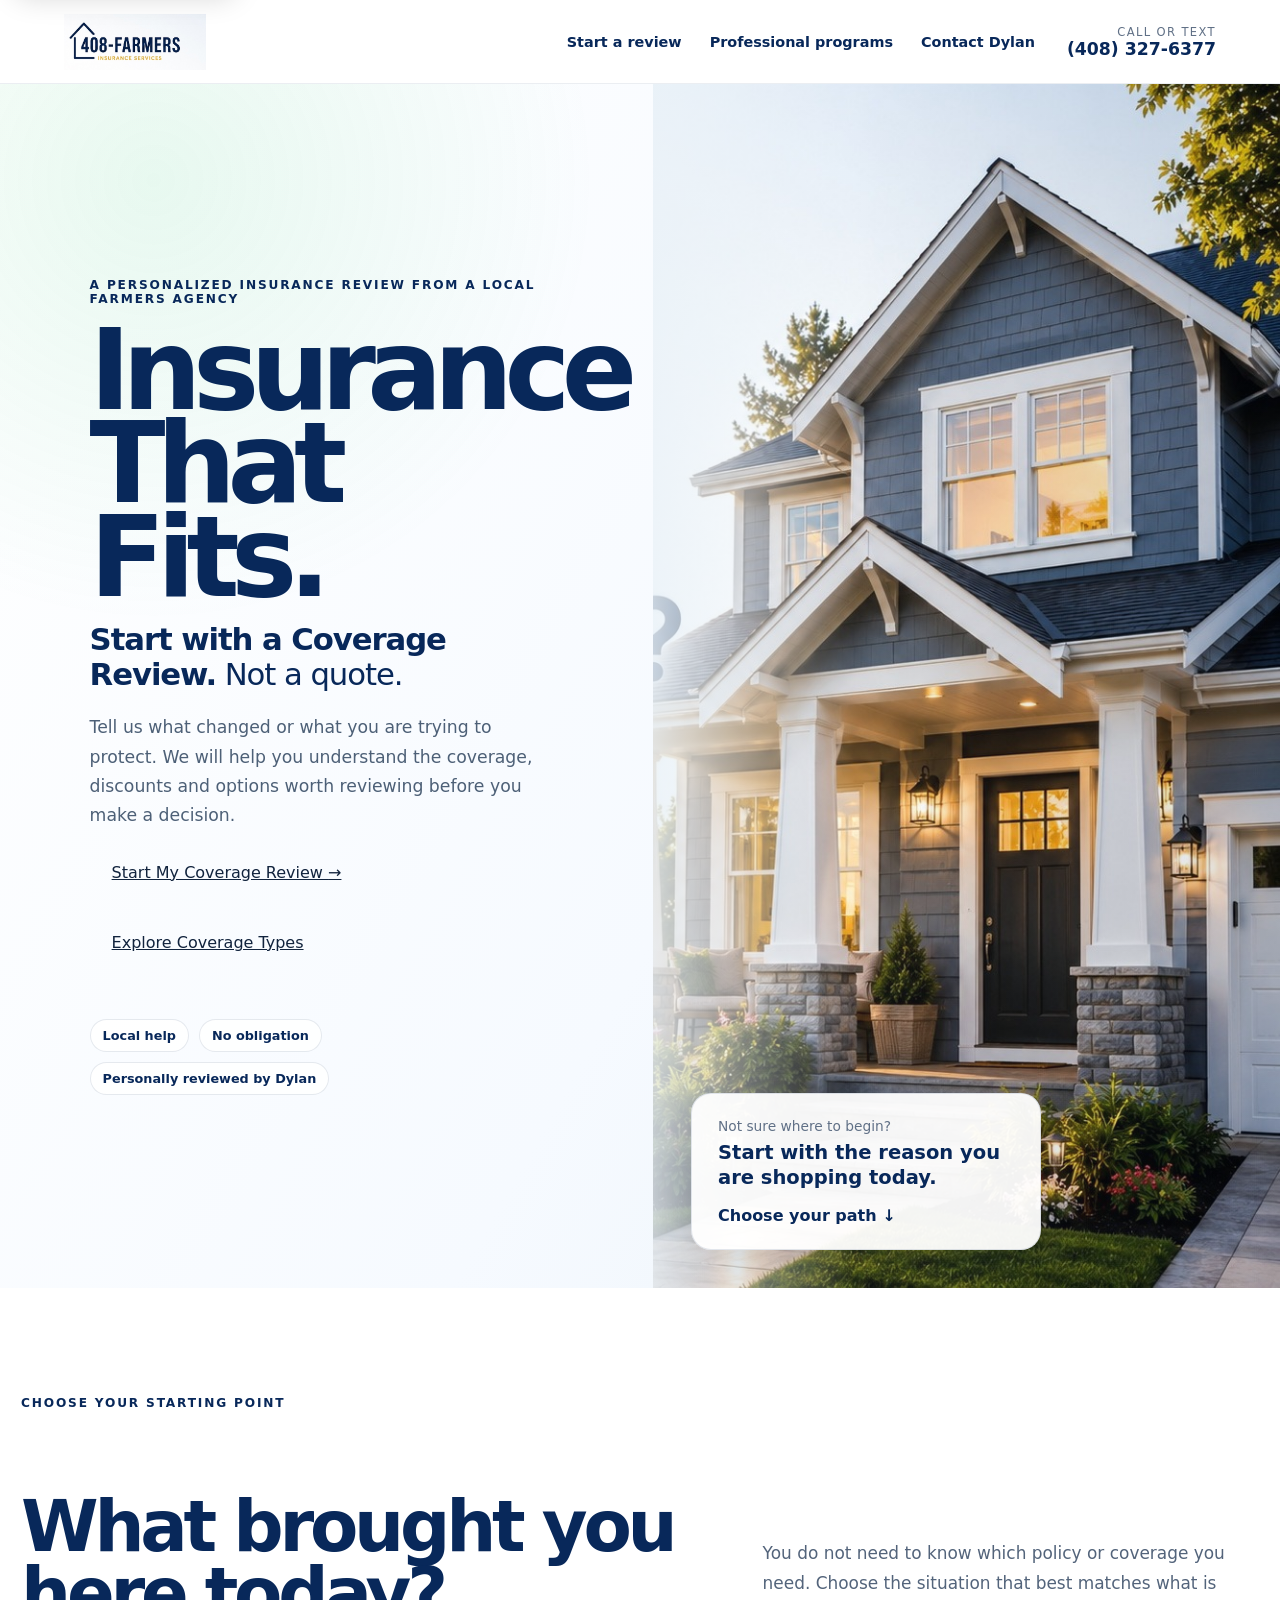
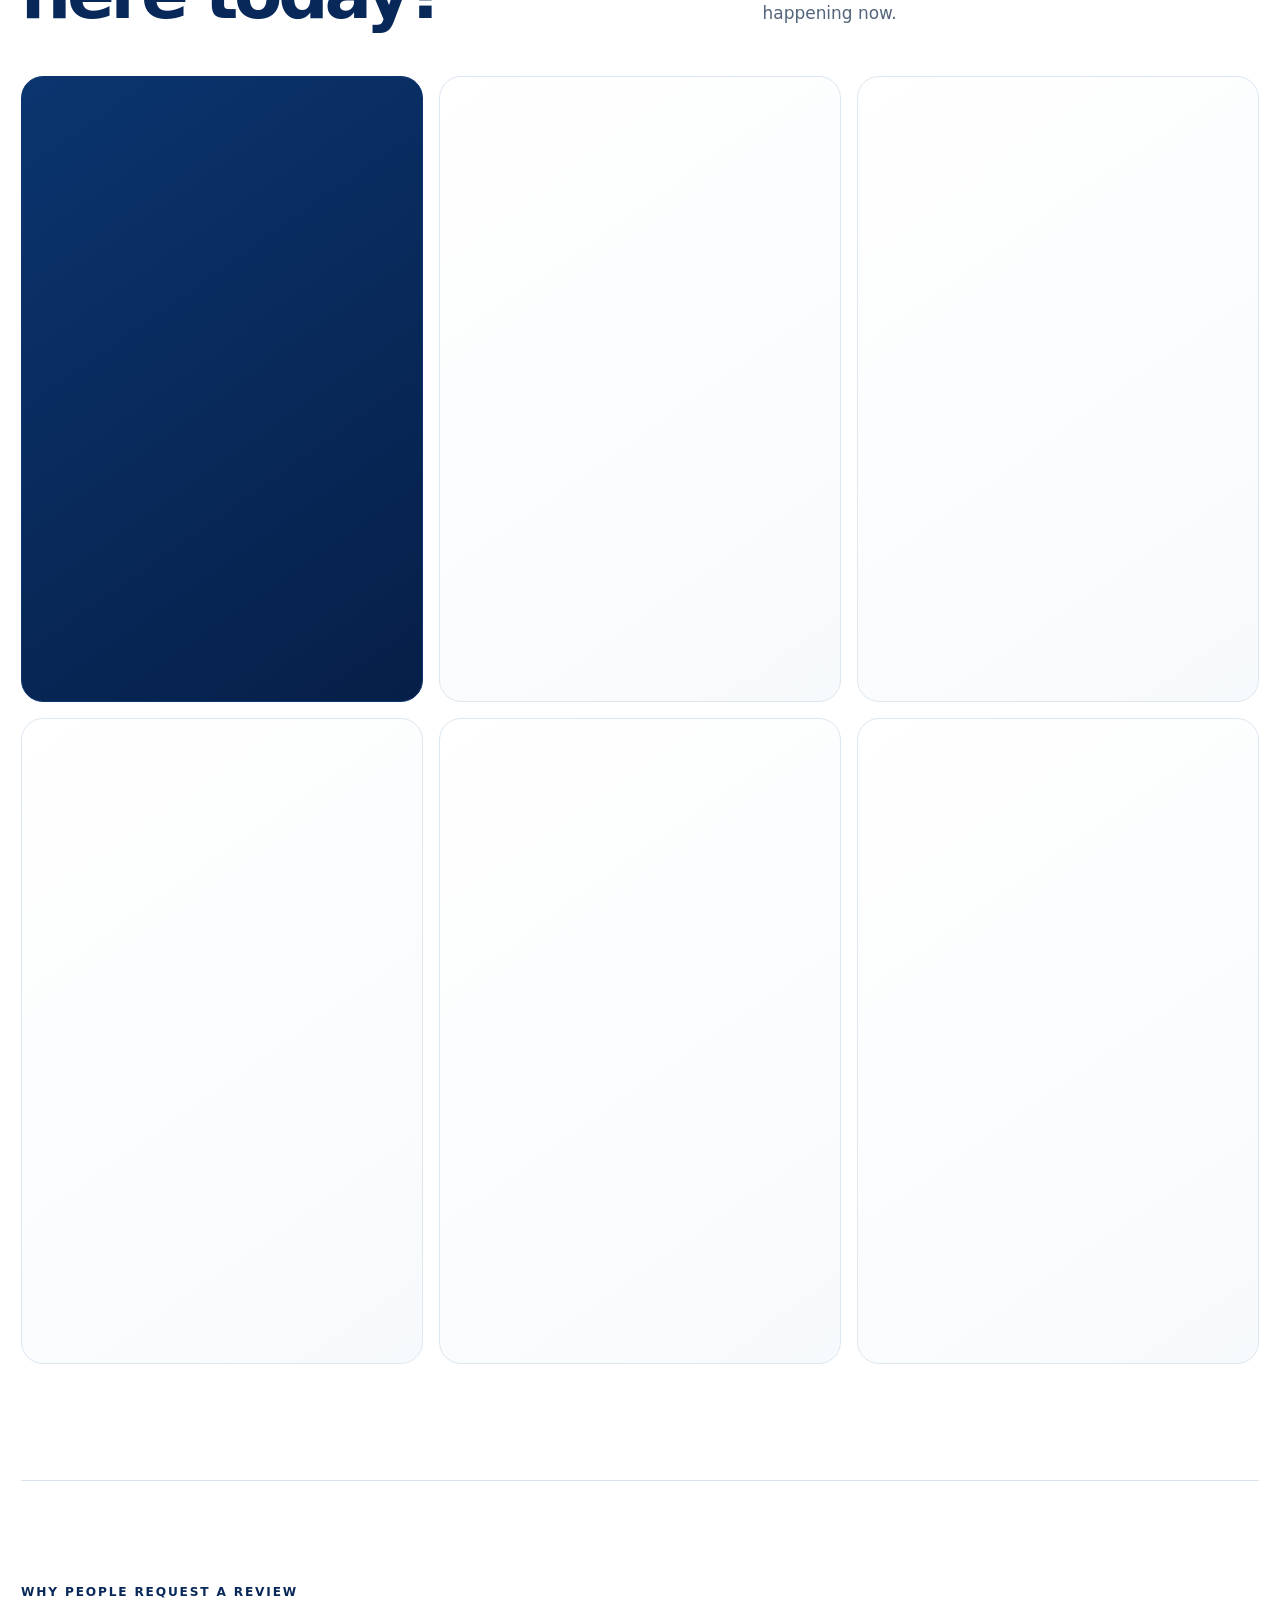
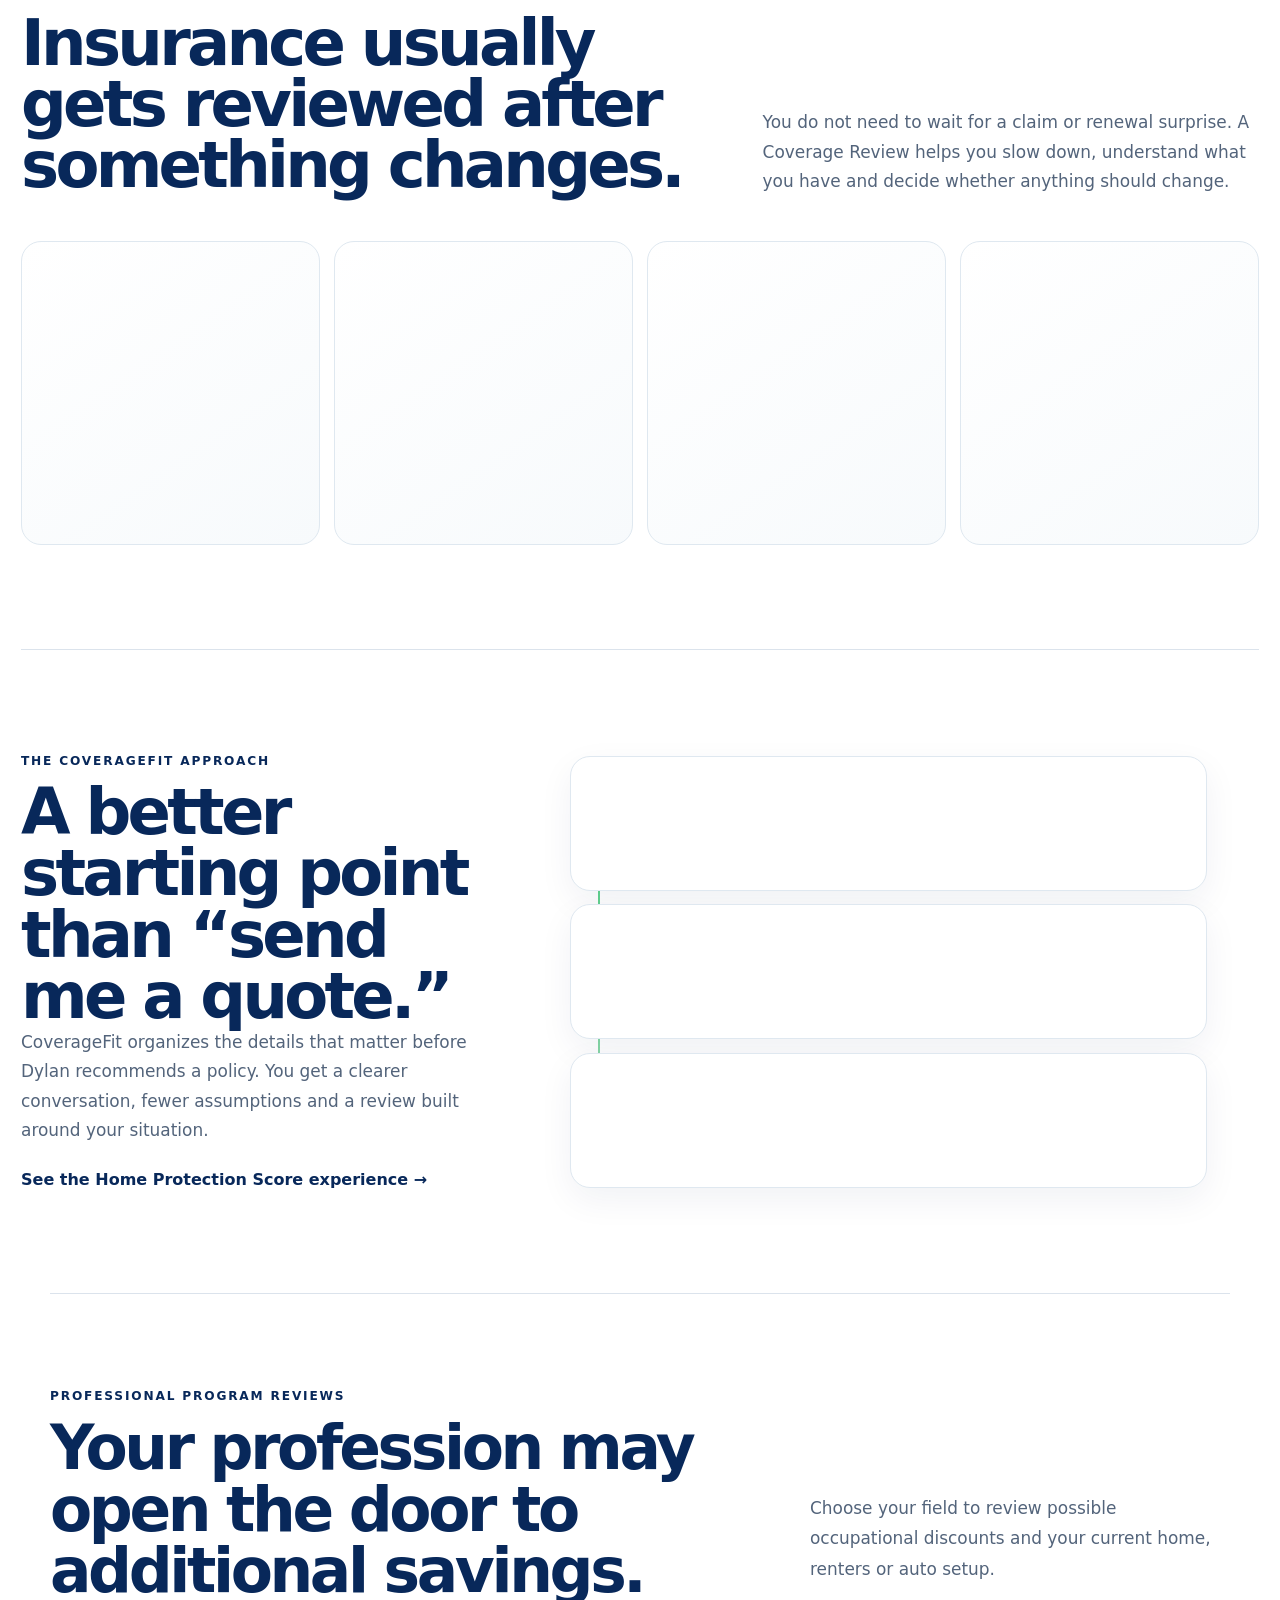
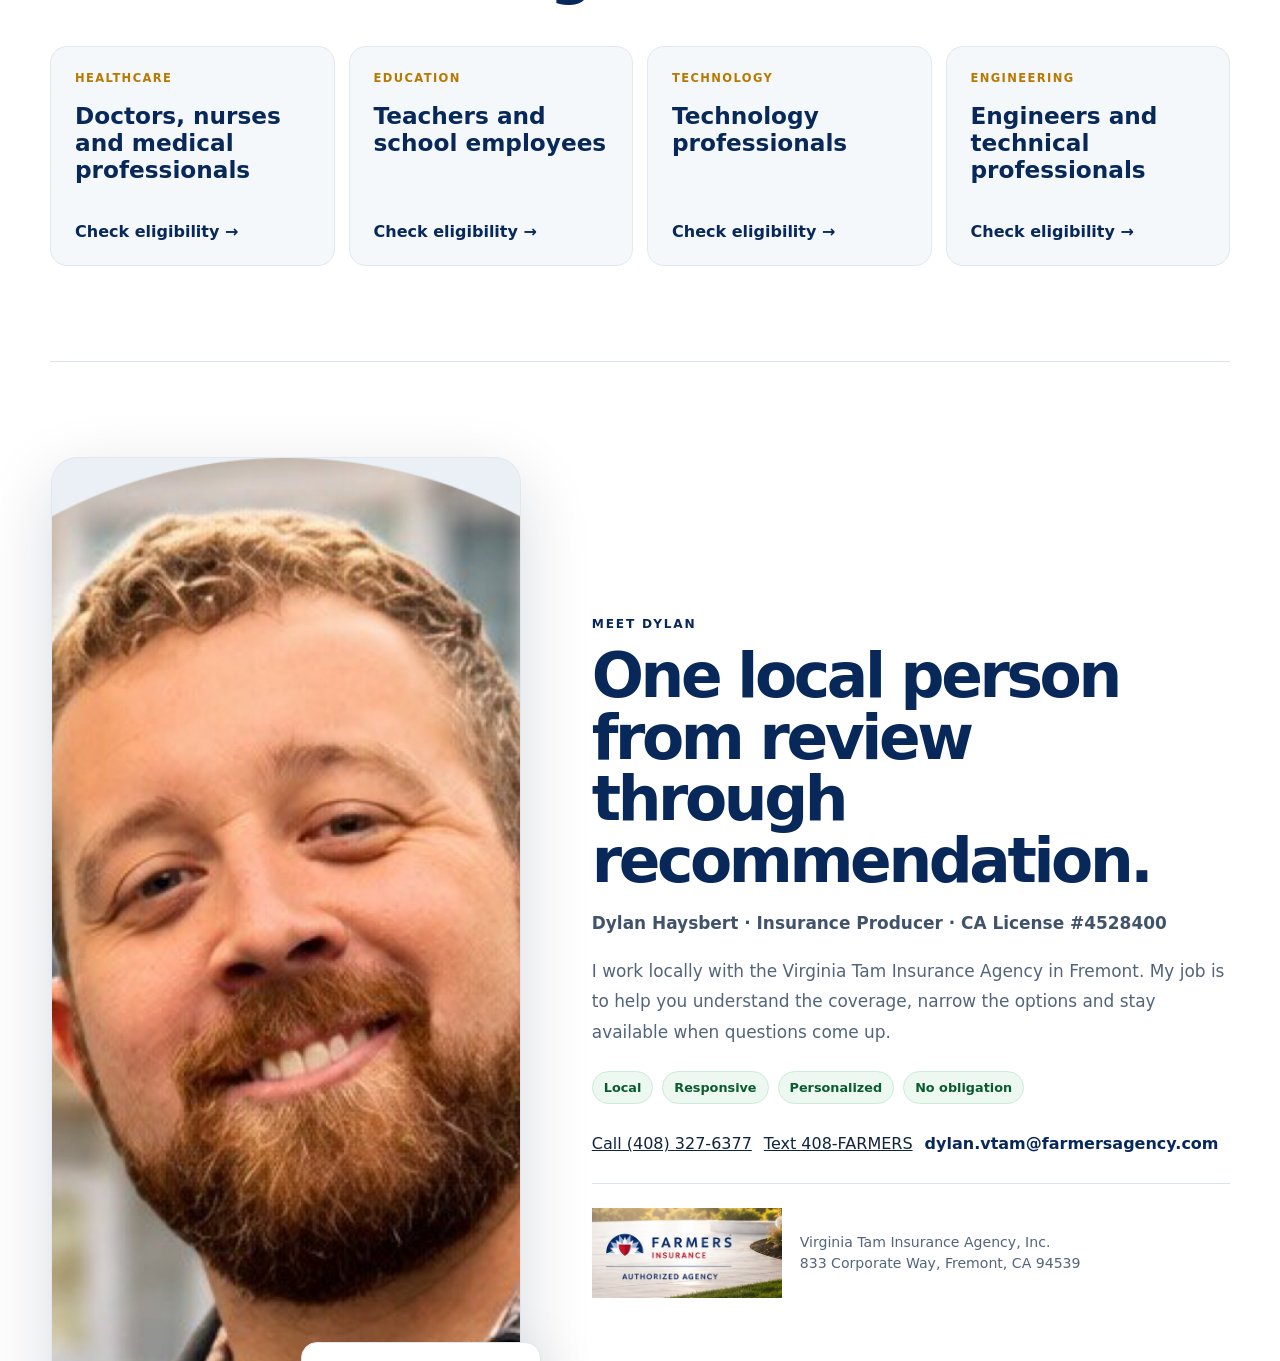
<file: index.html>
<!DOCTYPE html>

<html lang="en">
<head>
<meta charset="utf-8"/>
<meta content="width=device-width,initial-scale=1" name="viewport"/>
<title>408-FARMERS | Start With a Coverage Review</title>
<meta content="Start with a personalized Coverage Review for home, auto, life, rental property or business insurance. Local help from Dylan Haysbert at the Virginia Tam Insurance Agency." name="description"/>
<meta content="Insurance That Fits | 408-FARMERS" property="og:title"/>
<meta content="Start with a Coverage Review, not a quote. Choose what changed and get routed to the right insurance experience." property="og:description"/>
<meta content="website" property="og:type"/>
<meta content="shared/assets/home.jpg" property="og:image"/>
<link href="shared/styles.css" rel="stylesheet"/>
<link href="shared/root.css" rel="stylesheet"/>
<link href="https://408farmers.com/" rel="canonical"/><meta content="index,follow,max-image-preview:large" name="robots"/><meta content="#061f48" name="theme-color"/><meta content="https://408farmers.com/" property="og:url"/><meta content="summary_large_image" name="twitter:card"/><link as="image" fetchpriority="high" href="shared/assets/home.jpg" rel="preload"/><link href="shared/homepage-optimization.css" rel="stylesheet"/></head>
<body class="root-page home-hub-page"><a class="skip-link" href="#main-content">Skip to main content</a>
<header class="site-header root-header">
<a aria-current="page" aria-label="408-FARMERS home" class="brand" href="/">
<img alt="408-FARMERS Insurance Services" decoding="async" src="shared/assets/408-farmers-logo.png"/>
</a>
<nav aria-label="Primary navigation" class="root-nav">
<a href="#start">Start a review</a>
<a href="#professionals">Professional programs</a>
<a href="#contact">Contact Dylan</a>
</nav>
<a class="header-contact" data-track-event="header_call" data-track-location="header" href="tel:+14083276377">
<span>Call or text</span>
<strong>(408) 327-6377</strong>
</a>
</header>
<main id="main-content">
<section aria-labelledby="hub-title" class="hub-hero">
<div class="hub-hero-copy">
<div class="eyebrow">A personalized insurance review from a local Farmers agency</div>
<h1 id="hub-title">Insurance That Fits.</h1>
<p class="hub-hero-lead"><strong>Start with a Coverage Review.</strong> Not a quote.</p>
<p class="hub-hero-support">Tell us what changed or what you are trying to protect. We will help you understand the coverage, discounts and options worth reviewing before you make a decision.</p>
<div class="hub-actions">
<a class="cf-button cf-button--primary hub-primary" data-cf-assessment="home" data-cf-entry="homepage_hero" data-cf-extra-launch-surface="homepage_primary_cta" data-coveragefit-launch="home" data-track-event="hero_start_review" data-track-location="homepage_hero" href="https://coveragefit.com/home/">Start My Coverage Review <span aria-hidden="true">→</span></a>
<a class="cf-button cf-button--secondary" data-track-event="hero_explore_coverage" data-track-location="homepage_hero" href="#start">Explore Coverage Types</a>
</div>
<div aria-label="Coverage Review benefits" class="hub-trust">
<span>Local help</span>
<span>No obligation</span>
<span>Personally reviewed by Dylan</span>
</div>
</div>
<div aria-label="California home protection" class="hub-hero-visual">
<img alt="A well-maintained California home" decoding="async" fetchpriority="high" height="900" src="shared/assets/home.jpg" width="1200"/>
<div class="hub-visual-panel">
<span>Not sure where to begin?</span>
<strong>Start with the reason you are shopping today.</strong>
<a data-track-event="hero_choose_path" data-track-location="homepage_visual" href="#start">Choose your path ↓</a>
</div>
</div>
</section>
<section class="hub-start" id="start">
<div class="hub-section-heading">
<div class="section-kicker">Choose your starting point</div>
<h2>What brought you here today?</h2>
<p>You do not need to know which policy or coverage you need. Choose the situation that best matches what is happening now.</p>
</div>
<div aria-label="Coverage Review starting points" class="intent-grid">
<a class="intent-card intent-card--featured" data-cf-assessment="home" data-cf-entry="homepage_home_intent" data-cf-extra-launch-surface="homepage_home_card" data-coveragefit-launch="home" data-track-event="intent_route" data-track-label="I’m buying or insuring a home" data-track-location="homepage_intent_grid" href="https://coveragefit.com/home/">
<span aria-hidden="true" class="intent-icon">⌂</span>
<span class="intent-label">Home purchase</span>
<h3>I’m buying or insuring a home</h3>
<p>Review dwelling protection, deductibles, liability and opportunities to bundle your auto coverage.</p>
<span class="intent-link">Start my home review →</span>
</a>
<a class="intent-card" data-track-event="intent_route" data-track-label="I want to review my current coverage" data-track-location="homepage_intent_grid" href="score/">
<span aria-hidden="true" class="intent-icon">↻</span>
<span class="intent-label">Second opinion</span>
<h3>I want to review my current coverage</h3>
<p>See whether your current protection still fits your home, vehicles and liability needs.</p>
<span class="intent-link">Check my protection →</span>
</a>
<a class="intent-card" data-track-event="intent_route" data-track-label="I’m shopping auto or bundle options" data-track-location="homepage_intent_grid" href="auto-bundle/">
<span aria-hidden="true" class="intent-icon">◇</span>
<span class="intent-label">Auto insurance</span>
<h3>I’m shopping auto or bundle options</h3>
<p>Review your liability limits, vehicle coverage and the value of combining home or renters with auto.</p>
<span class="intent-link">Explore bundle options →</span>
</a>
<a class="intent-card" data-track-event="intent_route" data-track-label="I need to protect my business" data-track-location="homepage_intent_grid" href="sms:+14083276377?&amp;body=Hi%20Dylan%2C%20I%20would%20like%20to%20discuss%20business%20insurance.">
<span aria-hidden="true" class="intent-icon">▦</span>
<span class="intent-label">Business insurance</span>
<h3>I need to protect my business</h3>
<p>Start with a direct conversation about your operations, employees, property, contracts and liability.</p>
<span class="intent-link">Discuss my business →</span>
</a>
<a class="intent-card" data-track-event="intent_route" data-track-label="I own a rental property" data-track-location="homepage_intent_grid" href="sms:+14083276377?&amp;body=Hi%20Dylan%2C%20I%20would%20like%20to%20review%20insurance%20for%20a%20rental%20property.">
<span aria-hidden="true" class="intent-icon">▥</span>
<span class="intent-label">Rental property</span>
<h3>I own a rental property</h3>
<p>Review dwelling protection, loss of rent, landlord liability and how the property fits into your larger portfolio.</p>
<span class="intent-link">Start a landlord conversation →</span>
</a>
<a class="intent-card" data-track-event="intent_route" data-track-label="I need to protect my family" data-track-location="homepage_intent_grid" href="sms:+14083276377?&amp;body=Hi%20Dylan%2C%20I%20would%20like%20to%20review%20life%20insurance.">
<span aria-hidden="true" class="intent-icon">♡</span>
<span class="intent-label">Life insurance</span>
<h3>I need to protect my family</h3>
<p>Explore term or permanent life insurance based on income, debts, dependents and long-term goals.</p>
<span class="intent-link">Start a life conversation →</span>
</a>
</div>
</section>
<section aria-labelledby="reasons-title" class="story-reasons">
<div class="story-heading">
<div>
<div class="section-kicker">Why people request a review</div>
<h2 id="reasons-title">Insurance usually gets reviewed after something changes.</h2>
</div>
<p>You do not need to wait for a claim or renewal surprise. A Coverage Review helps you slow down, understand what you have and decide whether anything should change.</p>
</div>
<div class="reason-grid">
<article><span>01</span><h3>My premium increased</h3><p>Understand what changed, where value may still exist and whether bundling improves the overall picture.</p></article>
<article><span>02</span><h3>I am buying a home</h3><p>Review rebuild value, deductibles, liability and lender requirements before the closing deadline.</p></article>
<article><span>03</span><h3>My renewal is approaching</h3><p>Compare intentionally instead of letting another term renew without checking the coverage behind the price.</p></article>
<article><span>04</span><h3>Life looks different now</h3><p>A remodel, new vehicle, teen driver, rental property, business or growing family can change what needs protection.</p></article>
</div>
</section>
<section aria-labelledby="how-title" class="coveragefit-story">
<div class="coveragefit-copy">
<div class="section-kicker">The CoverageFit approach</div>
<h2 id="how-title">A better starting point than “send me a quote.”</h2>
<p>CoverageFit organizes the details that matter before Dylan recommends a policy. You get a clearer conversation, fewer assumptions and a review built around your situation.</p>
<a class="story-text-link" data-track-event="coveragefit_score_experience" data-track-location="coveragefit_story" href="score/">See the Home Protection Score experience →</a>
</div>
<div aria-label="How CoverageFit works" class="story-steps">
<article><span>1</span><div><h3>Tell us what changed</h3><p>Choose your situation and answer only the questions relevant to that review.</p></div></article>
<article><span>2</span><div><h3>Build your coverage picture</h3><p>CoverageFit organizes your home, auto, liability and other protection considerations.</p></div></article>
<article><span>3</span><div><h3>Review recommendations with Dylan</h3><p>If Farmers appears to be a fit, Dylan prepares personalized options and explains the tradeoffs.</p></div></article>
</div>
</section>
<section class="professional-section" id="professionals">
<div class="professional-heading">
<div class="section-kicker">Professional program reviews</div>
<h2>Your profession may open the door to additional savings.</h2>
<p>Choose your field to review possible occupational discounts and your current home, renters or auto setup.</p>
</div>
<div class="professional-links">
<a data-track-event="occupation_route" data-track-label="Healthcare" data-track-location="homepage_professionals" href="healthcare/"><span>Healthcare</span><strong>Doctors, nurses and medical professionals</strong><em>Check eligibility →</em></a>
<a data-track-event="occupation_route" data-track-label="Education" data-track-location="homepage_professionals" href="teachers/"><span>Education</span><strong>Teachers and school employees</strong><em>Check eligibility →</em></a>
<a data-track-event="occupation_route" data-track-label="Technology" data-track-location="homepage_professionals" href="tech/"><span>Technology</span><strong>Technology professionals</strong><em>Check eligibility →</em></a>
<a data-track-event="occupation_route" data-track-label="Engineering" data-track-location="homepage_professionals" href="engineers/"><span>Engineering</span><strong>Engineers and technical professionals</strong><em>Check eligibility →</em></a>
</div>
</section>
<section class="root-agent story-agent" id="contact">
<div class="agent-photo-wrap">
<img alt="Dylan Haysbert, Insurance Producer" decoding="async" height="1000" loading="lazy" src="shared/images/dylan-headshot.png" width="800"/>
<div class="agent-local-badge"><strong>Local to Fremont</strong><span>Virginia Tam Insurance Agency</span></div>
</div>
<div class="root-agent-copy">
<div class="section-kicker">Meet Dylan</div>
<h2>One local person from review through recommendation.</h2>
<p class="agent-title">Dylan Haysbert · Insurance Producer · CA License #4528400</p>
<p>I work locally with the Virginia Tam Insurance Agency in Fremont. My job is to help you understand the coverage, narrow the options and stay available when questions come up.</p>
<div aria-label="What to expect" class="agent-values">
<span>Local</span><span>Responsive</span><span>Personalized</span><span>No obligation</span>
</div>
<div class="root-contact-actions">
<a class="cf-button cf-button--primary" data-track-event="phone_click" data-track-location="homepage" href="tel:+14083276377">Call (408) 327-6377</a>
<a class="cf-button cf-button--secondary" data-track-event="sms_click" data-track-location="homepage" href="sms:+14083276377?&amp;body=Hi%20Dylan%2C%20I%20would%20like%20an%20insurance%20review.">Text 408-FARMERS</a>
<a class="root-text-link" data-track-event="email_click" data-track-location="homepage" href="mailto:dylan.vtam@farmersagency.com">dylan.vtam@farmersagency.com</a>
</div>
<div class="agent-carrier-line">
<img alt="Farmers Insurance Authorized Agency" decoding="async" src="shared/assets/farmers-authorized-agency.png"/>
<p>Virginia Tam Insurance Agency, Inc.<br/>833 Corporate Way, Fremont, CA 94539</p>
</div>
</div>
</section>
</main>
<footer class="hub-footer">
<div class="footer-brand">
<img alt="408-FARMERS" decoding="async" src="shared/assets/408-farmers-logo.png"/>
<p>Personalized insurance reviews from Dylan at the Virginia Tam Insurance Agency.</p>
</div>
<div class="footer-links">
<div><strong>Coverage Reviews</strong><a href="home/">Home</a><a href="auto-bundle/">Auto bundle</a><a href="score/">Home Protection Score</a></div>
<div><strong>Professional Programs</strong><a href="healthcare/">Healthcare</a><a href="teachers/">Teachers</a><a href="tech/">Technology</a><a href="engineers/">Engineers</a></div>
<div><strong>Contact</strong><a data-track-event="phone_click" data-track-location="homepage" href="tel:+14083276377">(408) 327-6377</a><a data-track-event="sms_click" data-track-location="homepage" href="sms:+14083276377">Text 408-FARMERS</a><a data-track-event="email_click" data-track-location="homepage" href="mailto:dylan.vtam@farmersagency.com">Email Dylan</a></div>
</div>
<div class="footer-legal">
<p>Virginia Tam Insurance Agency, Inc. · Dylan Haysbert · CA License #4528400</p>
<p><a href="privacy.html">Privacy</a> · <a href="terms.html">Terms</a></p>
</div>
</footer>
<script>if('scrollRestoration' in history){history.scrollRestoration='manual';}window.addEventListener('pageshow',function(){window.scrollTo(0,0);});</script>
<script defer="True" src="shared/homepage-optimization.js"></script> <script src="shared/config.js"></script>
<script src="shared/coveragefit-launch.js"></script>
</body>
</html>
</file>
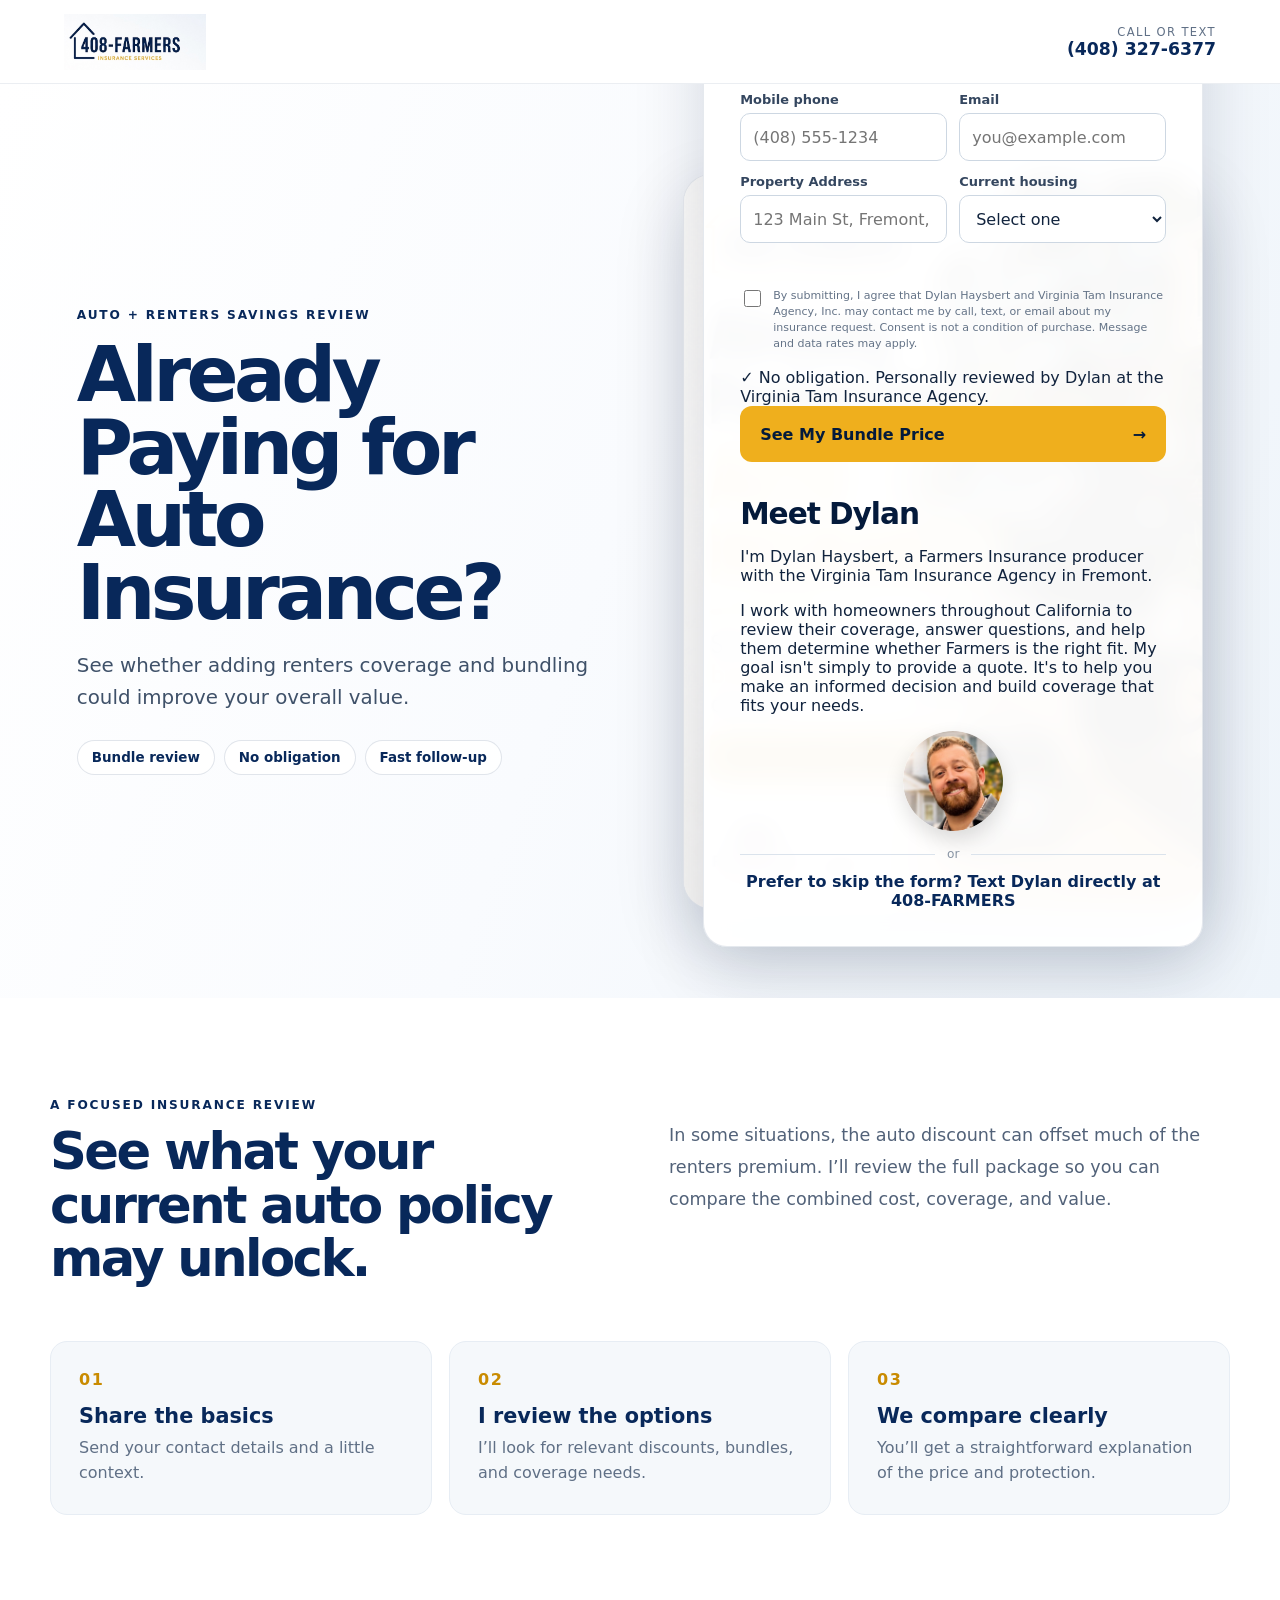
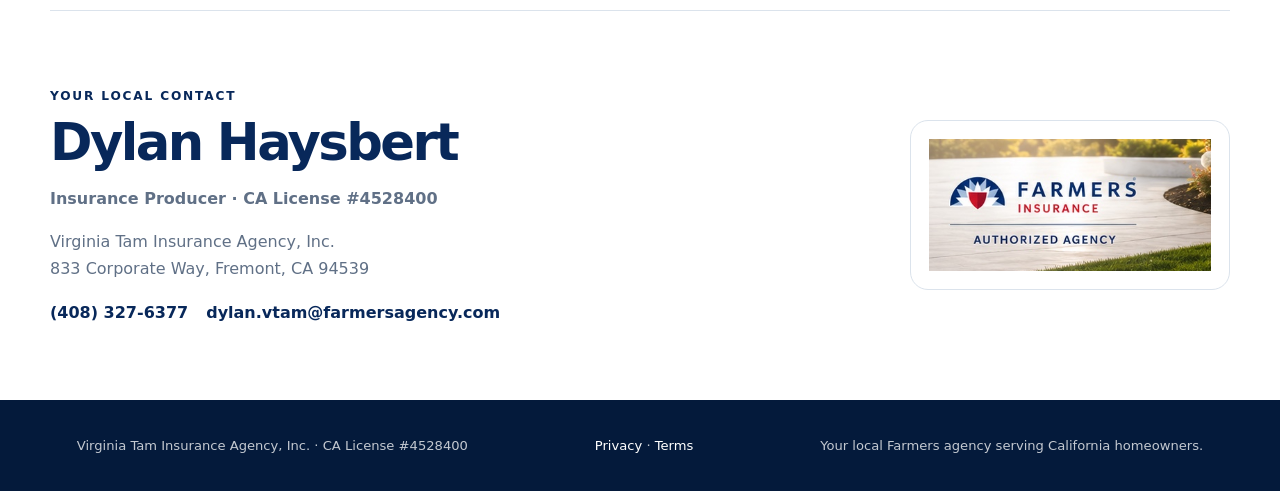
<file: auto-bundle/index.html>
<!doctype html>
<html lang="en"><head><meta charset="utf-8"><meta name="viewport" content="width=device-width,initial-scale=1"><title>Auto + Renters Bundle Review | 408-FARMERS</title><meta name="description" content="See whether adding renters coverage and bundling could improve your overall value."><meta property="og:title" content="Already Paying for Auto Insurance?"><meta property="og:description" content="See whether adding renters coverage and bundling could improve your overall value."><meta property="og:type" content="website"><meta property="og:image" content="../shared/assets/auto-bundle.png"><link rel="stylesheet" href="../shared/styles.css"></head>
<body><header class="site-header"><a class="brand" href="/auto-bundle" aria-label="408-FARMERS"><img src="../shared/assets/408-farmers-logo.png" alt="408-FARMERS Insurance Services"></a><a class="header-contact" href="tel:+14083276377"><span>Call or text</span><strong>(408) 327-6377</strong></a></header>
<main><section class="hero"><div class="hero-copy"><div class="eyebrow">Auto + renters savings review</div><h1>Already Paying for Auto Insurance?</h1><p class="subhead">See whether adding renters coverage and bundling could improve your overall value.</p><div class="trust-row"><span>Bundle review</span><span>No obligation</span><span>Fast follow-up</span></div></div><div class="visual-card"><img src="../shared/assets/auto-bundle.png" alt="Already Paying for Auto Insurance?"></div>
<aside class="quote-card" id="form"><div class="card-kicker">See My Bundle Price</div><h2>Check your bundle opportunity</h2><p>A few quick details help me review the right discounts.</p>
<p class="review-intro">The Virginia Tam Insurance Agency helps California homeowners review their coverage and determine whether Farmers is the right fit. Complete the short Coverage Review below, and Dylan will personally prepare your options.</p>
<form id="leadForm" method="POST" novalidate data-success="thank-you.html"><input type="hidden" name="source" value="408farmers.com/auto-bundle"><input type="hidden" name="campaign" value="Already Paying for Auto Insurance"><input type="hidden" name="landing_page"><input type="hidden" name="submitted_at"><input type="hidden" name="utm_source"><input type="hidden" name="utm_medium"><input type="hidden" name="utm_campaign"><input type="hidden" name="utm_content"><input type="hidden" name="utm_term">
<div class="field-grid"><label><span>First name</span><input type="text" name="first_name" autocomplete="given-name" required></label><label><span>Last name</span><input type="text" name="last_name" autocomplete="family-name" required></label></div>
<div class="field-grid"><label><span>Mobile phone</span><input type="tel" name="phone" autocomplete="tel" inputmode="tel" placeholder="(408) 555-1234" required></label><label><span>Email</span><input type="email" name="email" autocomplete="email" placeholder="you@example.com" required></label></div>
<div class="field-grid"><label><span>Property Address</span><input type="text" name="property_address" autocomplete="street-address" required placeholder="123 Main St, Fremont, CA" maxlength="150"></label><label><span>Current housing</span><select name="segment" required><option value="">Select one</option><option>I rent an apartment</option><option>I rent a house or townhome</option><option>I own my home</option><option>Other</option></select></label></div>
<div class="field-grid"><label><span></label><label><span></label></div>
<label><span></label>
<label class="consent"><input type="checkbox" name="consent" required><span>By submitting, I agree that Dylan Haysbert and Virginia Tam Insurance Agency, Inc. may contact me by call, text, or email about my insurance request. Consent is not a condition of purchase. Message and data rates may apply.</span></label>
<div class="cta-reassurance">✓ No obligation. Personally reviewed by Dylan at the Virginia Tam Insurance Agency.</div>
<button type="submit" class="primary-button"><span>See My Bundle Price</span><span aria-hidden="true">→</span></button><div class="form-status" id="formStatus" role="status" aria-live="polite"></div></form>

<section class="meet-dylan">
<h2>Meet Dylan</h2>
<p>I'm Dylan Haysbert, a Farmers Insurance producer with the Virginia Tam Insurance Agency in Fremont.</p>
<p>I work with homeowners throughout California to review their coverage, answer questions, and help them determine whether Farmers is the right fit. My goal isn't simply to provide a quote. It's to help you make an informed decision and build coverage that fits your needs.</p>
<img src="../shared/images/dylan-headshot.png" alt="Dylan Haysbert" style="width:100px;height:100px;border-radius:50%;object-fit:cover;display:block;margin:0 auto 16px;box-shadow:0 8px 20px rgba(0,0,0,.12);">
</section>
<div class="or-divider"><span>or</span></div><a class="text-link" href="sms:+14083276377?&body=Hi%20Dylan%2C%20I%20want%20to%20check%20an%20auto%20and%20renters%20bundle.">Prefer to skip the form? <strong>Text Dylan directly at 408-FARMERS</strong></a></aside></section>
<section class="content-section"><div><div class="section-kicker">A focused insurance review</div><h2>See what your current auto policy may unlock.</h2></div><div><p>In some situations, the auto discount can offset much of the renters premium. I’ll review the full package so you can compare the combined cost, coverage, and value.</p></div></section>
<section class="steps"><article><span>01</span><h3>Share the basics</h3><p>Send your contact details and a little context.</p></article><article><span>02</span><h3>I review the options</h3><p>I’ll look for relevant discounts, bundles, and coverage needs.</p></article><article><span>03</span><h3>We compare clearly</h3><p>You’ll get a straightforward explanation of the price and protection.</p></article></section>
<section class="agent-section"><div class="agent-copy"><div class="section-kicker">Your local contact</div><h2>Dylan Haysbert</h2><p class="agent-title">Insurance Producer · CA License #4528400</p><p>Virginia Tam Insurance Agency, Inc.<br>833 Corporate Way, Fremont, CA 94539</p><div class="agent-links"><a href="tel:+14083276377">(408) 327-6377</a><a href="mailto:dylan.vtam@farmersagency.com">dylan.vtam@farmersagency.com</a></div></div><div class="carrier-mark"><img src="../shared/assets/farmers-authorized-agency.png" alt="Farmers Insurance Authorized Agency"></div></section></main>
<footer><p>Virginia Tam Insurance Agency, Inc. · CA License #4528400</p><p><a href="../privacy.html">Privacy</a> · <a href="../terms.html">Terms</a></p><p>Your local Farmers agency serving California homeowners.</p></footer><script src="../shared/config.js"></script>
  <script src="../shared/coveragefit-launch.js"></script><script src="../shared/script.js"></script><script>if('scrollRestoration' in history){history.scrollRestoration='manual';}window.addEventListener('pageshow',function(){window.scrollTo(0,0);});</script></body></html>
</file>
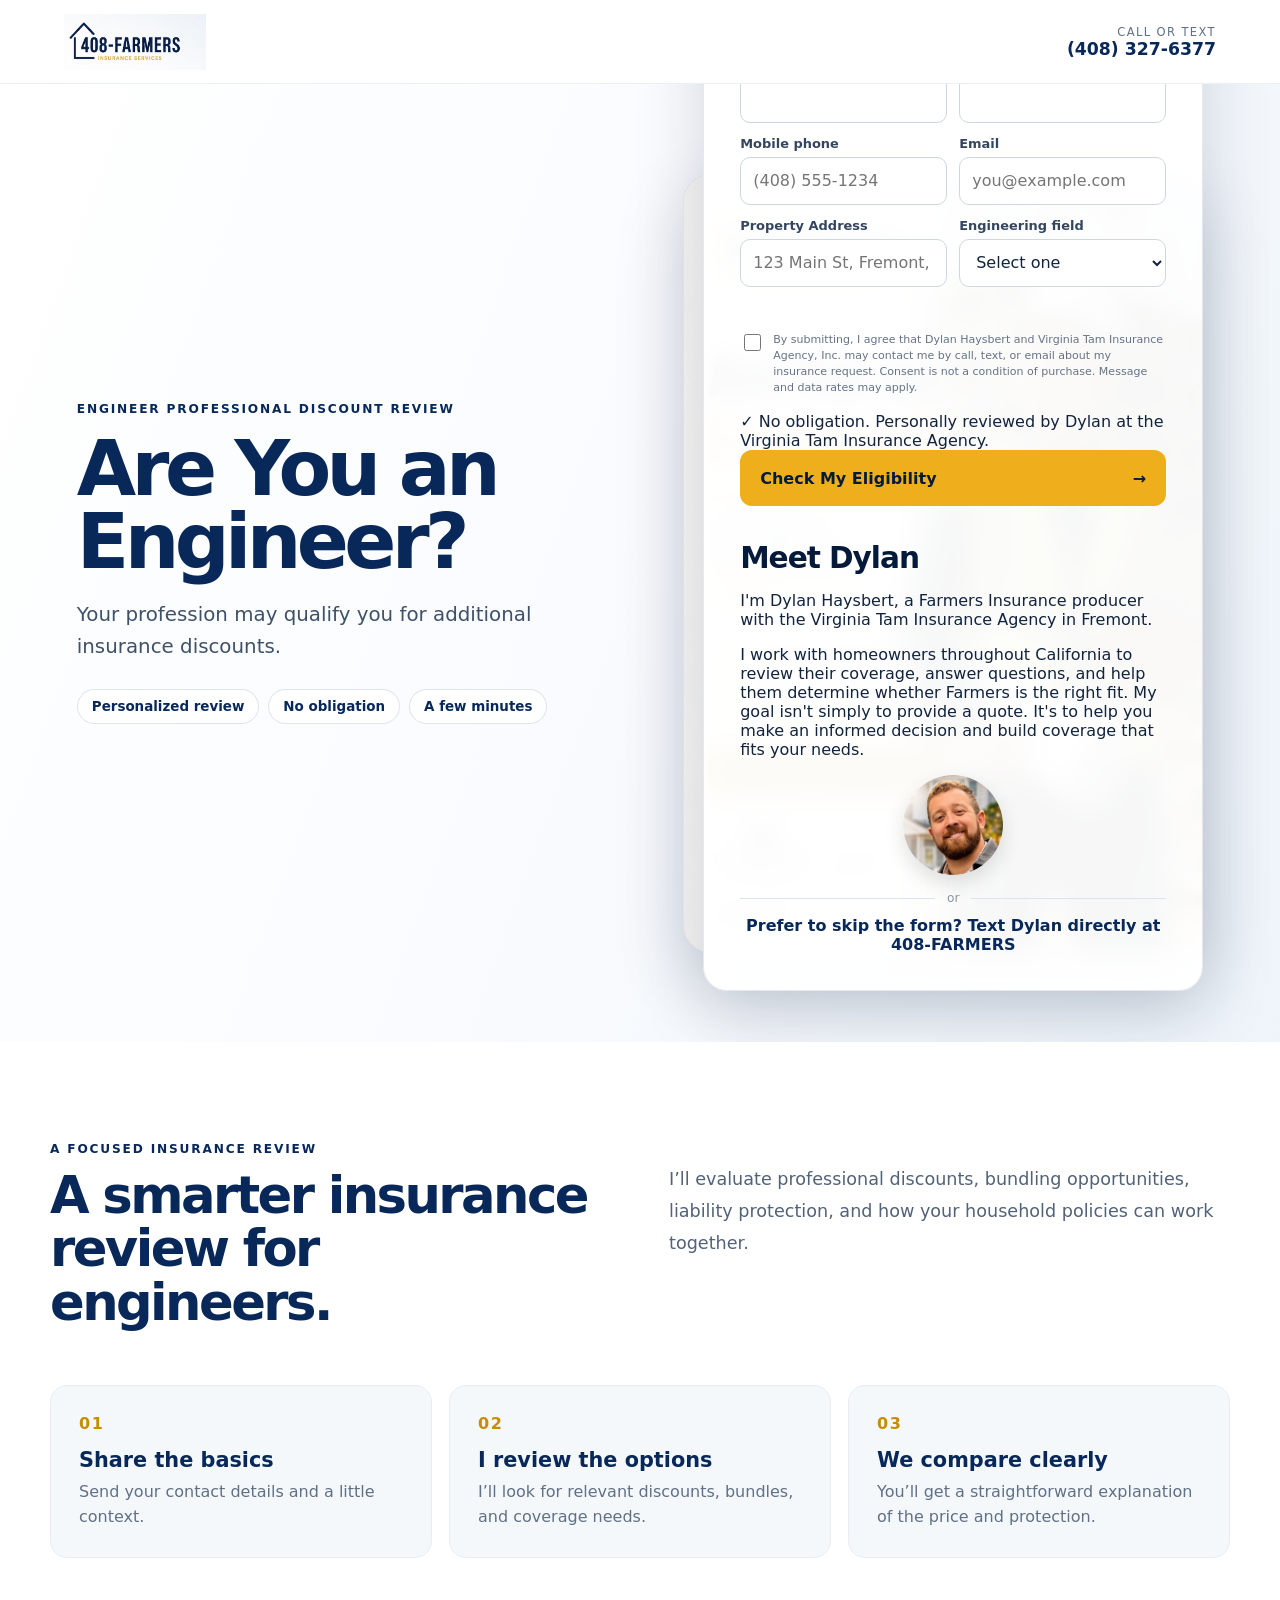
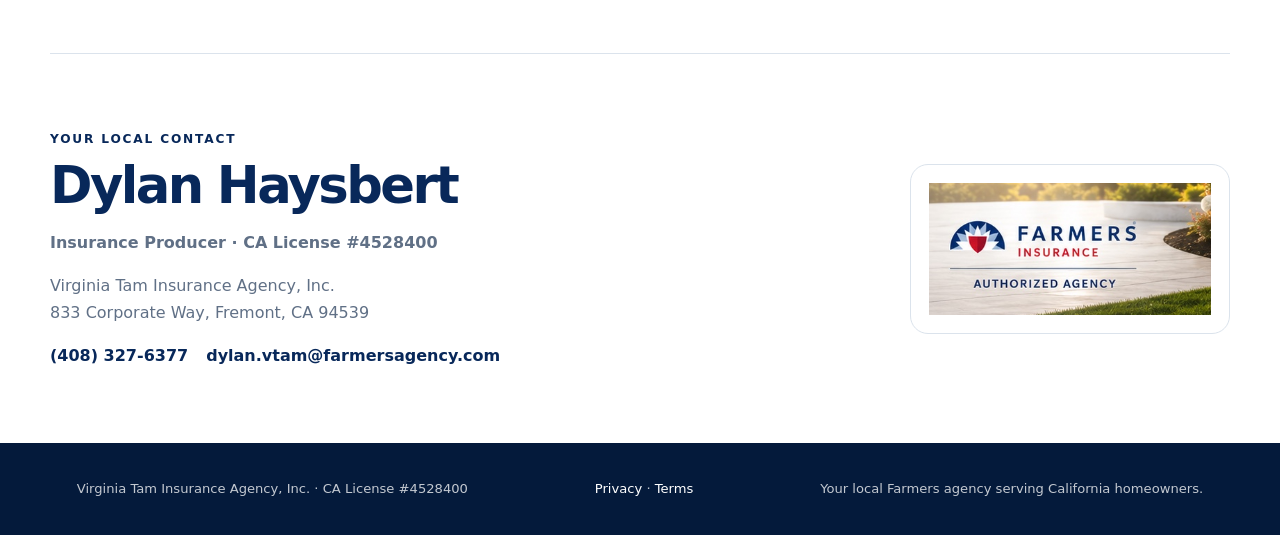
<file: engineers/index.html>
<!DOCTYPE html>

<html lang="en"><head><meta charset="utf-8"/><meta content="width=device-width,initial-scale=1" name="viewport"/><title>Engineer Discount Review | 408-FARMERS</title><meta content="Your profession may qualify you for additional insurance discounts." name="description"/><meta content="Are You an Engineer?" property="og:title"/><meta content="Your profession may qualify you for additional insurance discounts." property="og:description"/><meta content="website" property="og:type"/><meta content="../shared/assets/engineers.png" property="og:image"/><link href="../shared/styles.css" rel="stylesheet"/></head>
<body><header class="site-header"><a aria-label="408-FARMERS" class="brand" href="/engineers"><img alt="408-FARMERS Insurance Services" src="../shared/assets/408-farmers-logo.png"/></a><a class="header-contact" href="tel:+14083276377"><span>Call or text</span><strong>(408) 327-6377</strong></a></header>
<main><section class="hero"><div class="hero-copy"><div class="eyebrow">Engineer professional discount review</div><h1>Are You an Engineer?</h1><p class="subhead">Your profession may qualify you for additional insurance discounts.</p><div class="trust-row"><span>Personalized review</span><span>No obligation</span><span>A few minutes</span></div></div><div class="visual-card"><img alt="Are You an Engineer?" src="../shared/assets/engineers.png"/></div>
<aside class="quote-card" id="form"><div class="card-kicker">Check My Eligibility</div><h2>Check your engineer eligibility</h2><p>Share a few details and I’ll personally review the options.</p>
<p class="review-intro">The Virginia Tam Insurance Agency helps California homeowners review their coverage and determine whether Farmers is the right fit. Complete the short Coverage Review below, and Dylan will personally prepare your options.</p>
<form data-cf-assessment="home" data-cf-entry="engineers_eligibility_form" data-cf-extra-launch-surface="occupation_engineer" data-coveragefit-after-submit="true" data-success="thank-you.html" id="leadForm" method="POST" novalidate=""><input name="source" type="hidden" value="408farmers.com/engineers"/><input name="campaign" type="hidden" value="Are You an Engineer"/><input name="landing_page" type="hidden"/><input name="submitted_at" type="hidden"/><input name="utm_source" type="hidden"/><input name="utm_medium" type="hidden"/><input name="utm_campaign" type="hidden"/><input name="utm_content" type="hidden"/><input name="utm_term" type="hidden"/>
<div class="field-grid"><label><span>First name</span><input autocomplete="given-name" name="first_name" required="" type="text"/></label><label><span>Last name</span><input autocomplete="family-name" name="last_name" required="" type="text"/></label></div>
<div class="field-grid"><label><span>Mobile phone</span><input autocomplete="tel" inputmode="tel" name="phone" placeholder="(408) 555-1234" required="" type="tel"/></label><label><span>Email</span><input autocomplete="email" name="email" placeholder="you@example.com" required="" type="email"/></label></div>
<div class="field-grid"><label><span>Property Address</span><input autocomplete="street-address" maxlength="150" name="property_address" placeholder="123 Main St, Fremont, CA" required="" type="text"/></label><label><span>Engineering field</span><select name="segment" required=""><option value="">Select one</option><option>Civil or structural</option><option>Mechanical</option><option>Electrical</option><option>Software or computer</option><option>Chemical or materials</option><option>Industrial or manufacturing</option><option>Other engineering field</option></select></label></div>
<div class="field-grid"><label><span></span></label><label><span></span></label></div>
<label><span></span></label>
<label class="consent"><input name="consent" required="" type="checkbox"/><span>By submitting, I agree that Dylan Haysbert and Virginia Tam Insurance Agency, Inc. may contact me by call, text, or email about my insurance request. Consent is not a condition of purchase. Message and data rates may apply.</span></label>
<div class="cta-reassurance">✓ No obligation. Personally reviewed by Dylan at the Virginia Tam Insurance Agency.</div>
<button class="primary-button" type="submit"><span>Check My Eligibility</span><span aria-hidden="true">→</span></button><div aria-live="polite" class="form-status" id="formStatus" role="status"></div></form>
<section class="meet-dylan">
<h2>Meet Dylan</h2>
<p>I'm Dylan Haysbert, a Farmers Insurance producer with the Virginia Tam Insurance Agency in Fremont.</p>
<p>I work with homeowners throughout California to review their coverage, answer questions, and help them determine whether Farmers is the right fit. My goal isn't simply to provide a quote. It's to help you make an informed decision and build coverage that fits your needs.</p>
<img alt="Dylan Haysbert" src="../shared/images/dylan-headshot.png" style="width:100px;height:100px;border-radius:50%;object-fit:cover;display:block;margin:0 auto 16px;box-shadow:0 8px 20px rgba(0,0,0,.12);"/>
</section>
<div class="or-divider"><span>or</span></div><a class="text-link" href="sms:+14083276377?&amp;body=Hi%20Dylan%2C%20I’m%20an%20engineer%20and%20want%20to%20check%20my%20eligibility.">Prefer to skip the form? <strong>Text Dylan directly at 408-FARMERS</strong></a></aside></section>
<section class="content-section"><div><div class="section-kicker">A focused insurance review</div><h2>A smarter insurance review for engineers.</h2></div><div><p>I’ll evaluate professional discounts, bundling opportunities, liability protection, and how your household policies can work together.</p></div></section>
<section class="steps"><article><span>01</span><h3>Share the basics</h3><p>Send your contact details and a little context.</p></article><article><span>02</span><h3>I review the options</h3><p>I’ll look for relevant discounts, bundles, and coverage needs.</p></article><article><span>03</span><h3>We compare clearly</h3><p>You’ll get a straightforward explanation of the price and protection.</p></article></section>
<section class="agent-section"><div class="agent-copy"><div class="section-kicker">Your local contact</div><h2>Dylan Haysbert</h2><p class="agent-title">Insurance Producer · CA License #4528400</p><p>Virginia Tam Insurance Agency, Inc.<br/>833 Corporate Way, Fremont, CA 94539</p><div class="agent-links"><a href="tel:+14083276377">(408) 327-6377</a><a href="mailto:dylan.vtam@farmersagency.com">dylan.vtam@farmersagency.com</a></div></div><div class="carrier-mark"><img alt="Farmers Insurance Authorized Agency" src="../shared/assets/farmers-authorized-agency.png"/></div></section></main>
<footer><p>Virginia Tam Insurance Agency, Inc. · CA License #4528400</p><p><a href="../privacy.html">Privacy</a> · <a href="../terms.html">Terms</a></p><p>Your local Farmers agency serving California homeowners.</p></footer><script src="../shared/config.js"></script>
<script src="../shared/coveragefit-launch.js"></script><script src="../shared/script.js"></script><script>if('scrollRestoration' in history){history.scrollRestoration='manual';}window.addEventListener('pageshow',function(){window.scrollTo(0,0);});</script></body></html>
</file>
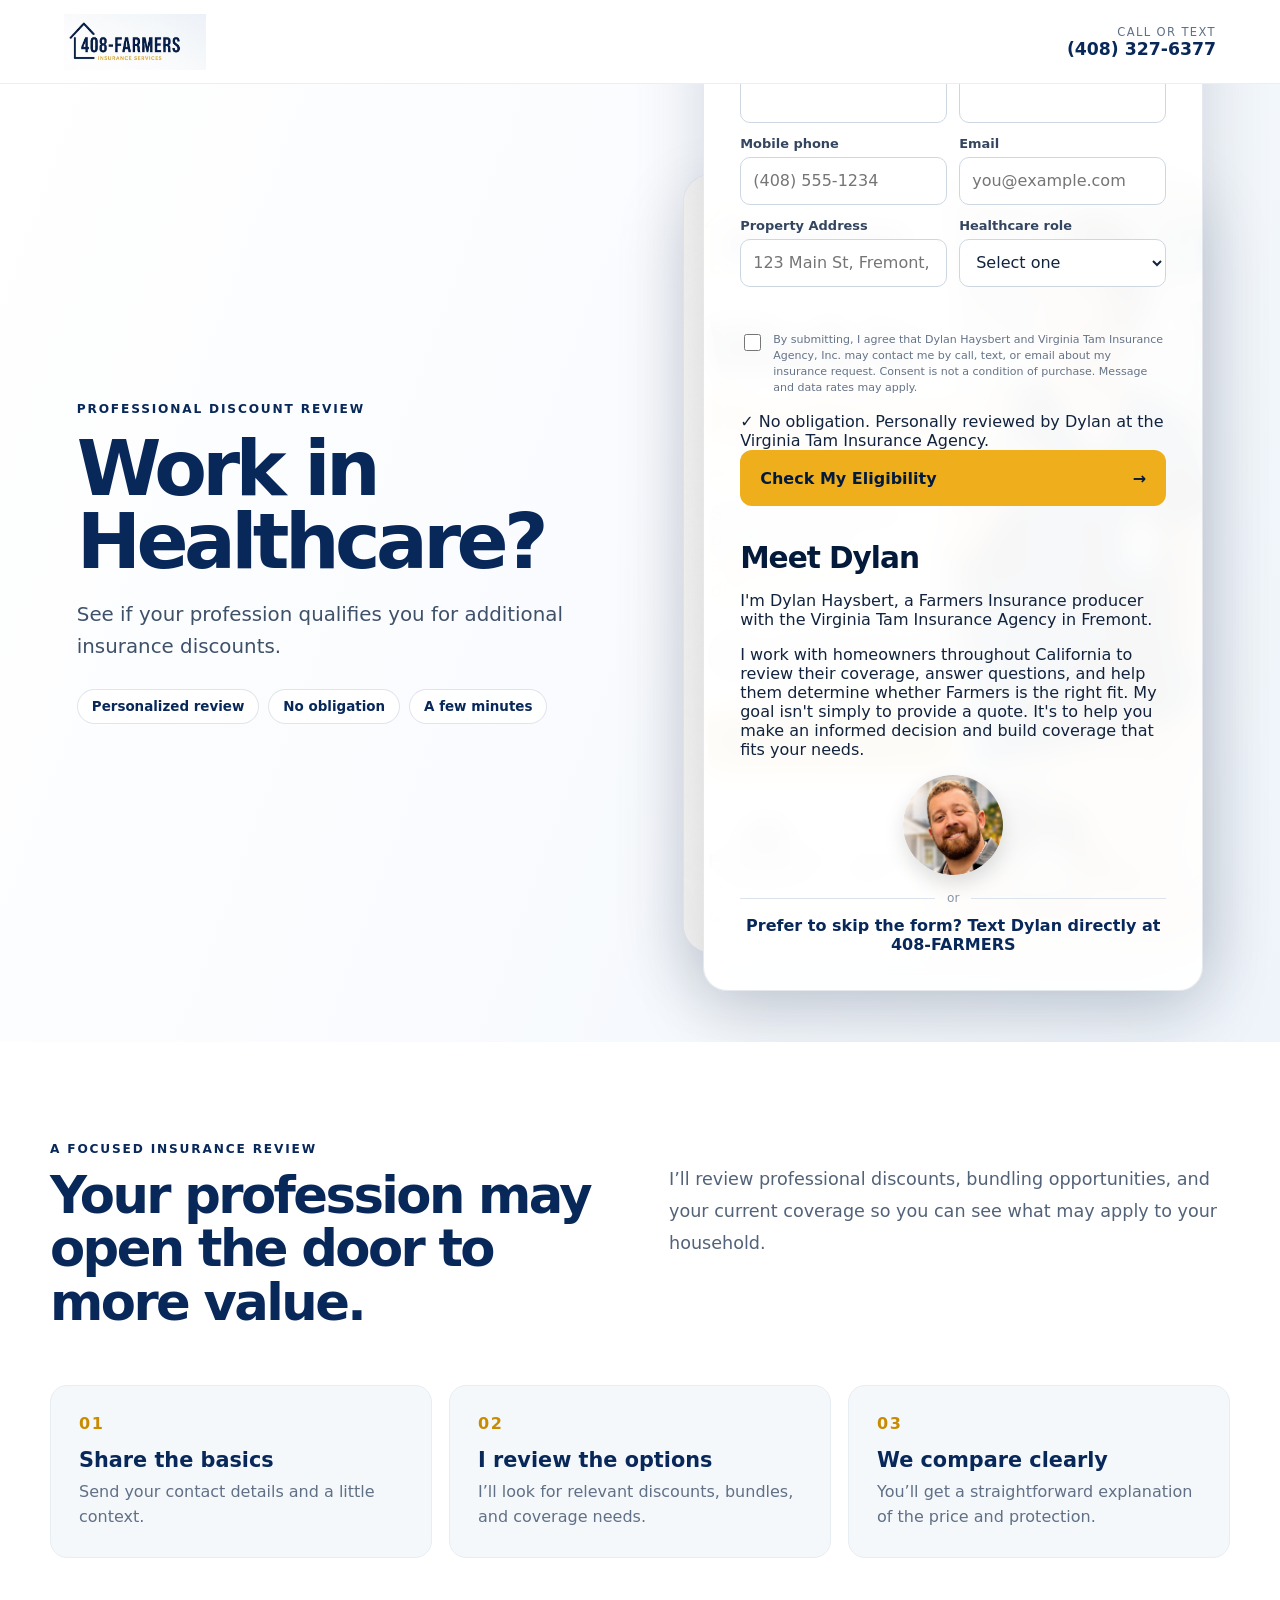
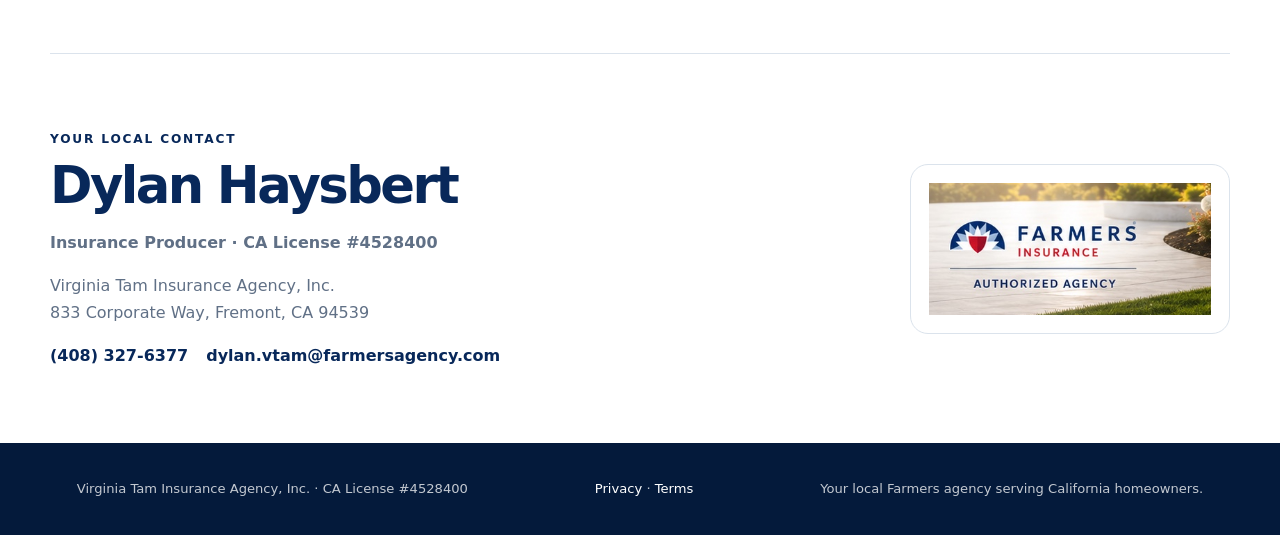
<file: healthcare/index.html>
<!DOCTYPE html>

<html lang="en"><head><meta charset="utf-8"/><meta content="width=device-width,initial-scale=1" name="viewport"/><title>Healthcare Professional Discount Review | 408-FARMERS</title><meta content="See if your profession qualifies you for additional insurance discounts." name="description"/><meta content="Work in Healthcare?" property="og:title"/><meta content="See if your profession qualifies you for additional insurance discounts." property="og:description"/><meta content="website" property="og:type"/><meta content="../shared/assets/healthcare.png" property="og:image"/><link href="../shared/styles.css" rel="stylesheet"/></head>
<body><header class="site-header"><a aria-label="408-FARMERS" class="brand" href="/healthcare"><img alt="408-FARMERS Insurance Services" src="../shared/assets/408-farmers-logo.png"/></a><a class="header-contact" href="tel:+14083276377"><span>Call or text</span><strong>(408) 327-6377</strong></a></header>
<main><section class="hero"><div class="hero-copy"><div class="eyebrow">Professional discount review</div><h1>Work in Healthcare?</h1><p class="subhead">See if your profession qualifies you for additional insurance discounts.</p><div class="trust-row"><span>Personalized review</span><span>No obligation</span><span>A few minutes</span></div></div><div class="visual-card"><img alt="Work in Healthcare?" src="../shared/assets/healthcare.png"/></div>
<aside class="quote-card" id="form"><div class="card-kicker">Check My Eligibility</div><h2>Check your eligibility</h2><p>Tell me a little about your current setup.</p>
<p class="review-intro">The Virginia Tam Insurance Agency helps California homeowners review their coverage and determine whether Farmers is the right fit. Complete the short Coverage Review below, and Dylan will personally prepare your options.</p>
<form data-cf-assessment="home" data-cf-entry="healthcare_eligibility_form" data-cf-extra-launch-surface="occupation_healthcare" data-coveragefit-after-submit="true" data-success="thank-you.html" id="leadForm" method="POST" novalidate=""><input name="source" type="hidden" value="408farmers.com/healthcare"/><input name="campaign" type="hidden" value="Work in Healthcare"/><input name="landing_page" type="hidden"/><input name="submitted_at" type="hidden"/><input name="utm_source" type="hidden"/><input name="utm_medium" type="hidden"/><input name="utm_campaign" type="hidden"/><input name="utm_content" type="hidden"/><input name="utm_term" type="hidden"/>
<div class="field-grid"><label><span>First name</span><input autocomplete="given-name" name="first_name" required="" type="text"/></label><label><span>Last name</span><input autocomplete="family-name" name="last_name" required="" type="text"/></label></div>
<div class="field-grid"><label><span>Mobile phone</span><input autocomplete="tel" inputmode="tel" name="phone" placeholder="(408) 555-1234" required="" type="tel"/></label><label><span>Email</span><input autocomplete="email" name="email" placeholder="you@example.com" required="" type="email"/></label></div>
<div class="field-grid"><label><span>Property Address</span><input autocomplete="street-address" maxlength="150" name="property_address" placeholder="123 Main St, Fremont, CA" required="" type="text"/></label><label><span>Healthcare role</span><select name="segment" required=""><option value="">Select one</option><option>Nurse or RN</option><option>Physician or provider</option><option>Therapist or clinician</option><option>Medical or dental staff</option><option>Hospital or healthcare support</option><option>Other healthcare role</option></select></label></div>
<div class="field-grid"><label><span></span></label><label><span></span></label></div>
<label><span></span></label>
<label class="consent"><input name="consent" required="" type="checkbox"/><span>By submitting, I agree that Dylan Haysbert and Virginia Tam Insurance Agency, Inc. may contact me by call, text, or email about my insurance request. Consent is not a condition of purchase. Message and data rates may apply.</span></label>
<div class="cta-reassurance">✓ No obligation. Personally reviewed by Dylan at the Virginia Tam Insurance Agency.</div>
<button class="primary-button" type="submit"><span>Check My Eligibility</span><span aria-hidden="true">→</span></button><div aria-live="polite" class="form-status" id="formStatus" role="status"></div></form>
<section class="meet-dylan">
<h2>Meet Dylan</h2>
<p>I'm Dylan Haysbert, a Farmers Insurance producer with the Virginia Tam Insurance Agency in Fremont.</p>
<p>I work with homeowners throughout California to review their coverage, answer questions, and help them determine whether Farmers is the right fit. My goal isn't simply to provide a quote. It's to help you make an informed decision and build coverage that fits your needs.</p>
<img alt="Dylan Haysbert" src="../shared/images/dylan-headshot.png" style="width:100px;height:100px;border-radius:50%;object-fit:cover;display:block;margin:0 auto 16px;box-shadow:0 8px 20px rgba(0,0,0,.12);"/>
</section>
<div class="or-divider"><span>or</span></div><a class="text-link" href="sms:+14083276377?&amp;body=Hi%20Dylan%2C%20I%20work%20in%20healthcare%20and%20want%20to%20check%20my%20eligibility.">Prefer to skip the form? <strong>Text Dylan directly at 408-FARMERS</strong></a></aside></section>
<section class="content-section"><div><div class="section-kicker">A focused insurance review</div><h2>Your profession may open the door to more value.</h2></div><div><p>I’ll review professional discounts, bundling opportunities, and your current coverage so you can see what may apply to your household.</p></div></section>
<section class="steps"><article><span>01</span><h3>Share the basics</h3><p>Send your contact details and a little context.</p></article><article><span>02</span><h3>I review the options</h3><p>I’ll look for relevant discounts, bundles, and coverage needs.</p></article><article><span>03</span><h3>We compare clearly</h3><p>You’ll get a straightforward explanation of the price and protection.</p></article></section>
<section class="agent-section"><div class="agent-copy"><div class="section-kicker">Your local contact</div><h2>Dylan Haysbert</h2><p class="agent-title">Insurance Producer · CA License #4528400</p><p>Virginia Tam Insurance Agency, Inc.<br/>833 Corporate Way, Fremont, CA 94539</p><div class="agent-links"><a href="tel:+14083276377">(408) 327-6377</a><a href="mailto:dylan.vtam@farmersagency.com">dylan.vtam@farmersagency.com</a></div></div><div class="carrier-mark"><img alt="Farmers Insurance Authorized Agency" src="../shared/assets/farmers-authorized-agency.png"/></div></section></main>
<footer><p>Virginia Tam Insurance Agency, Inc. · CA License #4528400</p><p><a href="../privacy.html">Privacy</a> · <a href="../terms.html">Terms</a></p><p>Your local Farmers agency serving California homeowners.</p></footer><script src="../shared/config.js"></script>
<script src="../shared/coveragefit-launch.js"></script><script src="../shared/script.js"></script><script>if('scrollRestoration' in history){history.scrollRestoration='manual';}window.addEventListener('pageshow',function(){window.scrollTo(0,0);});</script></body></html>
</file>
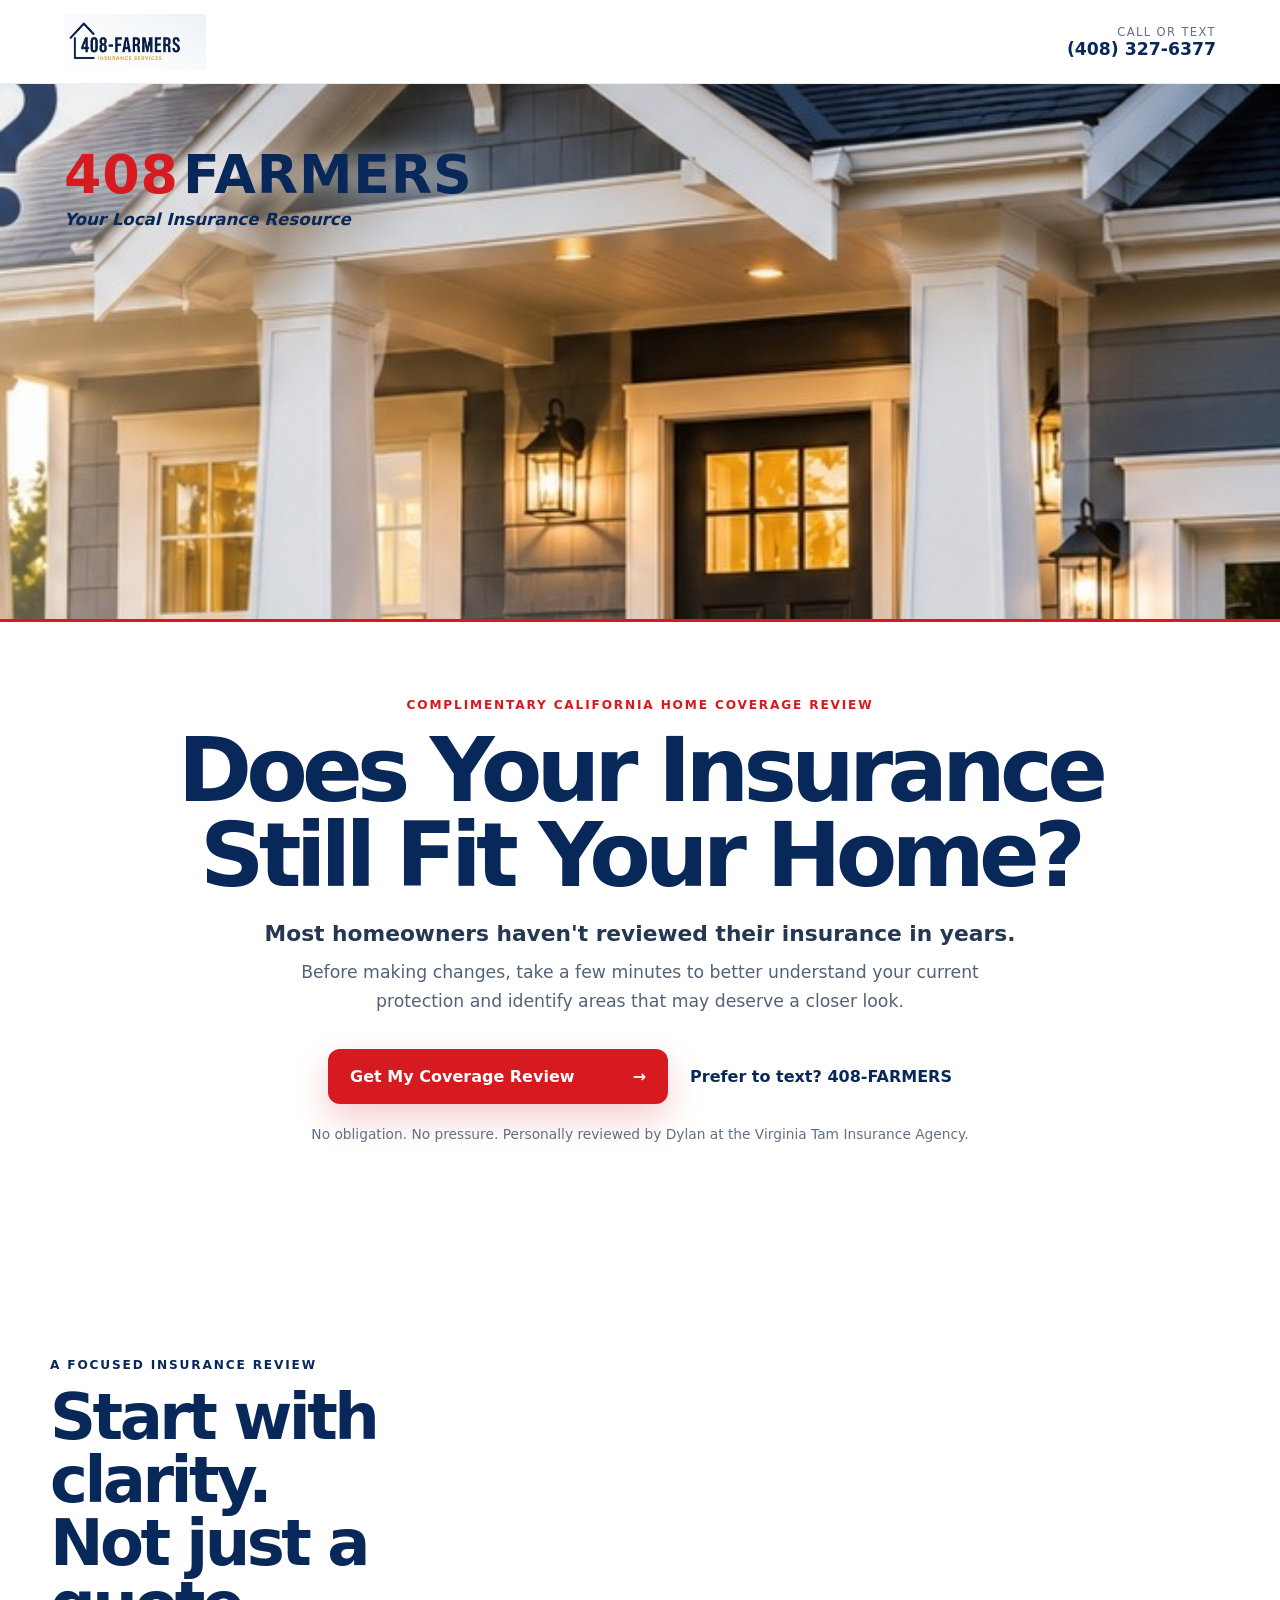
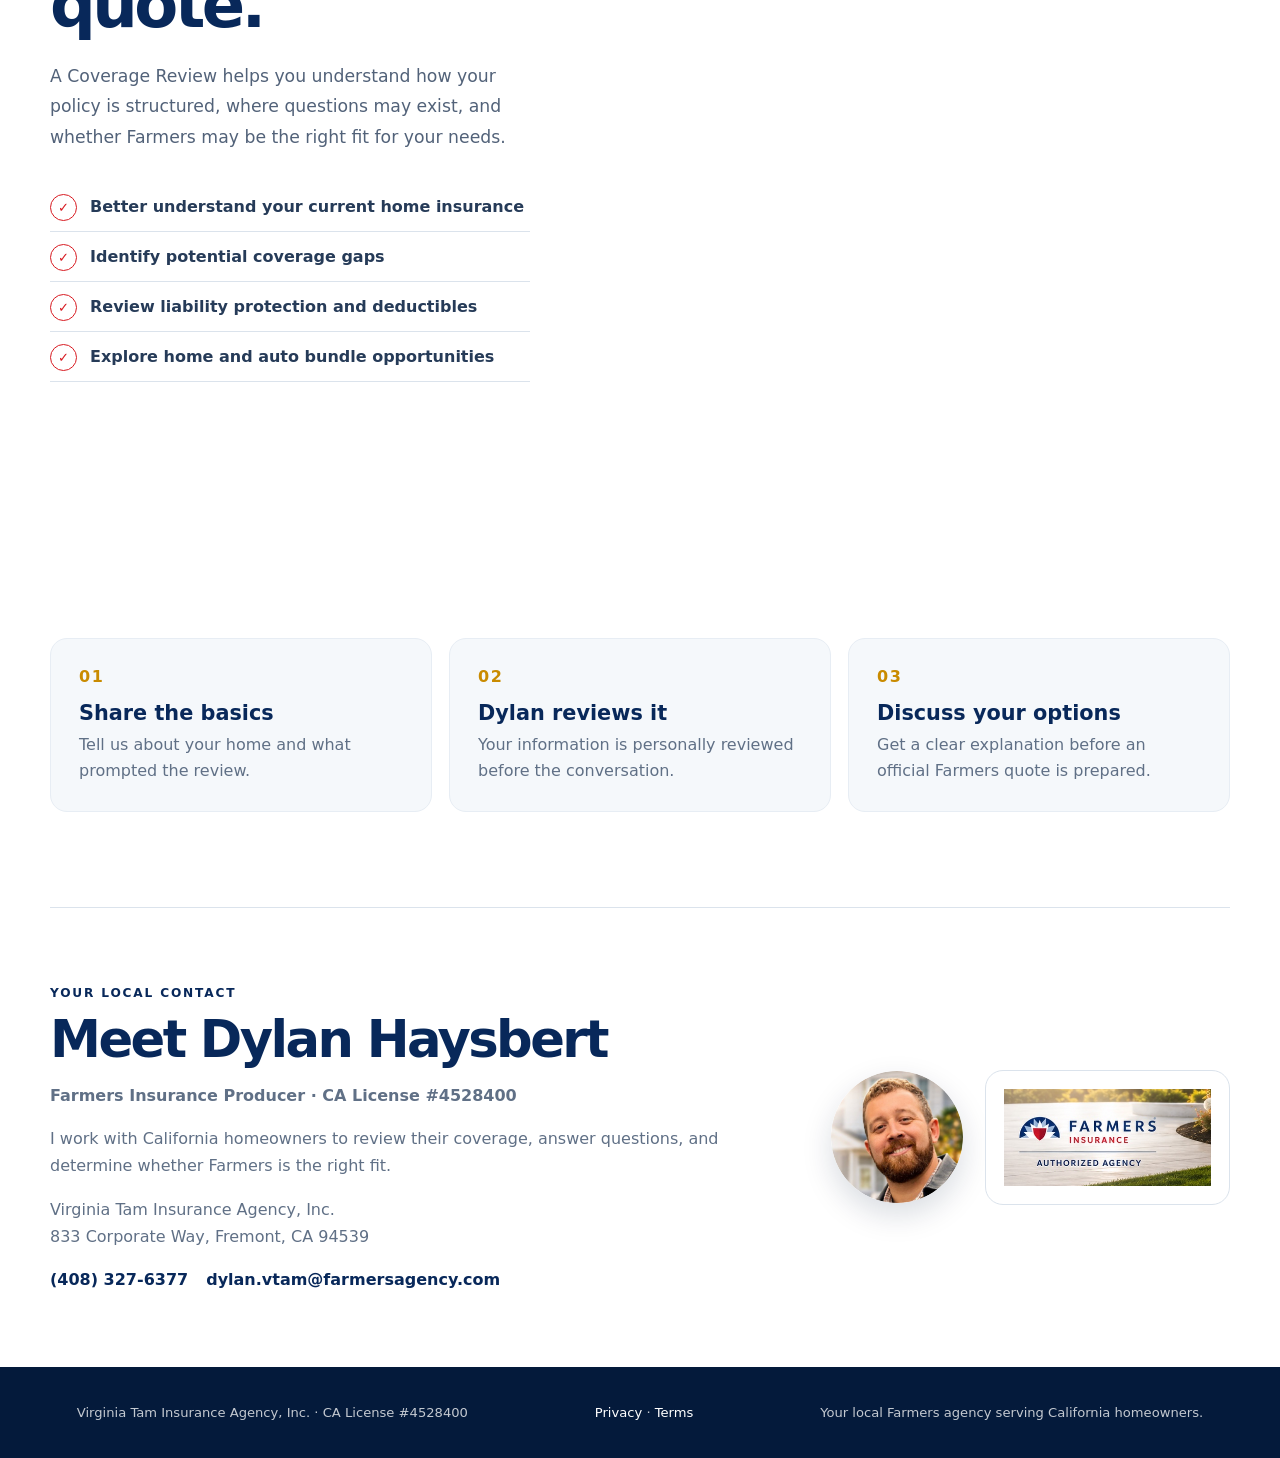
<file: home/index.html>
<!DOCTYPE html>

<html lang="en"><head><meta charset="utf-8"/><meta content="width=device-width,initial-scale=1" name="viewport"/><title>Home Insurance Quote | 408-FARMERS</title><meta content="Get a personalized coverage review from your local Farmers agency." name="description"/><meta content="Does Your Insurance Still Fit Your Home?" property="og:title"/><meta content="Get a personalized coverage review from your local Farmers agency." property="og:description"/><meta content="website" property="og:type"/><meta content="../shared/assets/home.jpg" property="og:image"/><link href="../shared/styles.css" rel="stylesheet"/></head>
<body class="home-page"><header class="site-header"><a aria-label="408-FARMERS" class="brand" href="/home"><img alt="408-FARMERS Insurance Services" src="../shared/assets/408-farmers-logo.png"/></a><a class="header-contact" href="tel:+14083276377"><span>Call or text</span><strong>(408) 327-6377</strong></a></header>
<main>
<section class="home-flyer-hero" aria-labelledby="home-hero-title">
  <div class="home-hero-image">
    <img src="../shared/assets/home.jpg" alt="Modern California home at sunset"/>
    <div class="home-hero-brand" aria-hidden="true">
      <span class="home-brand-408">408</span><span class="home-brand-farmers">FARMERS</span>
      <small>Your Local Insurance Resource</small>
    </div>
  </div>
  <div class="home-hero-content">
    <div class="eyebrow">Complimentary California Home Coverage Review</div>
    <h1 id="home-hero-title">Does Your Insurance<br/>Still Fit Your Home?</h1>
    <p class="home-hero-lead">Most homeowners haven't reviewed their insurance in years.</p>
    <p class="home-hero-copy">Before making changes, take a few minutes to better understand your current protection and identify areas that may deserve a closer look.</p>
    <div class="home-hero-actions">
      <a class="home-primary-cta" href="#coverage-review">Get My Coverage Review <span aria-hidden="true">→</span></a>
      <a class="home-text-cta" href="sms:+14083276377?&amp;body=Hi%20Dylan%2C%20I%E2%80%99d%20like%20to%20review%20my%20home%20insurance.">Prefer to text? <strong>408-FARMERS</strong></a>
    </div>
    <p class="home-hero-reassurance">No obligation. No pressure. Personally reviewed by Dylan at the Virginia Tam Insurance Agency.</p>
  </div>
</section>

<section class="home-review-section" id="coverage-review">
  <div class="home-review-intro">
    <div class="section-kicker">A focused insurance review</div>
    <h2>Start with clarity.<br/>Not just a quote.</h2>
    <p>A Coverage Review helps you understand how your policy is structured, where questions may exist, and whether Farmers may be the right fit for your needs.</p>
    <ul class="home-benefit-list">
      <li>Better understand your current home insurance</li>
      <li>Identify potential coverage gaps</li>
      <li>Review liability protection and deductibles</li>
      <li>Explore home and auto bundle opportunities</li>
    </ul>
  </div>

  <aside class="quote-card home-quote-card" id="form">
    <div class="card-kicker">Get My Coverage Review</div>
    <h2>Let's start with a few details about your home.</h2>
    <p>Share the basics and Dylan will personally follow up.</p>
    <form data-cf-assessment="home" data-cf-entry="home_lander_form" data-cf-extra-launch-surface="home_lander" data-coveragefit-after-submit="true" data-success="thank-you.html" id="leadForm" method="POST" novalidate="">
      <input name="source" type="hidden" value="408farmers.com/home"/>
      <input name="campaign" type="hidden" value="Does Your Insurance Still Fit Your Home"/>
      <input name="landing_page" type="hidden"/>
      <input name="submitted_at" type="hidden"/>
      <input name="utm_source" type="hidden"/>
      <input name="utm_medium" type="hidden"/>
      <input name="utm_campaign" type="hidden"/>
      <input name="utm_content" type="hidden"/>
      <input name="utm_term" type="hidden"/>
      <input name="property_formatted_address" type="hidden"/>
      <input name="property_street" type="hidden"/>
      <input name="property_city" type="hidden"/>
      <input name="property_county" type="hidden"/>
      <input name="property_state" type="hidden"/>
      <input name="property_zip" type="hidden"/>
      <input name="property_country" type="hidden"/>
      <input name="property_place_id" type="hidden"/>
      <input name="address_selection_method" type="hidden" value="manual"/>
      <div class="field-grid"><label><span>First name</span><input autocomplete="given-name" name="first_name" required="" type="text"/></label><label><span>Last name</span><input autocomplete="family-name" name="last_name" required="" type="text"/></label></div>
      <div class="field-grid"><label><span>Mobile phone</span><input autocomplete="tel" inputmode="tel" name="phone" placeholder="(408) 555-1234" required="" type="tel"/></label><label><span>Email</span><input autocomplete="email" name="email" placeholder="you@example.com" required="" type="email"/></label></div>
      <div class="field-grid"><label><span>Property Address</span><input autocomplete="street-address" data-address-autocomplete="property" maxlength="150" name="property_address" placeholder="123 Main St, Fremont, CA" required="" type="text"/></label><label><span>What best describes you today?</span><select name="segment" required=""><option value="">Select one</option><option>Buying a home</option><option>Current policy renewal</option><option>Comparing coverage</option><option>Need a new policy</option><option>Other</option></select></label></div>
      <label class="consent"><input name="consent" required="" type="checkbox"/><span>By submitting, I agree that Dylan Haysbert and Virginia Tam Insurance Agency, Inc. may contact me by call, text, or email about my insurance request. Consent is not a condition of purchase. Message and data rates may apply.</span></label>
      <div class="cta-reassurance">✓ No obligation. Personally reviewed by Dylan at the Virginia Tam Insurance Agency.</div>
      <button class="primary-button" type="submit"><span>Get My Coverage Review</span><span aria-hidden="true">→</span></button>
      <div aria-live="polite" class="form-status" id="formStatus" role="status"></div>
    </form>
    <div class="or-divider"><span>or</span></div>
    <a class="text-link" href="sms:+14083276377?&amp;body=Hi%20Dylan%2C%20I%E2%80%99m%20interested%20in%20a%20home%20Coverage%20Review.">Prefer to skip the form? <strong>Text Dylan directly at 408-FARMERS</strong></a>
  </aside>
</section>

<section class="steps"><article><span>01</span><h3>Share the basics</h3><p>Tell us about your home and what prompted the review.</p></article><article><span>02</span><h3>Dylan reviews it</h3><p>Your information is personally reviewed before the conversation.</p></article><article><span>03</span><h3>Discuss your options</h3><p>Get a clear explanation before an official Farmers quote is prepared.</p></article></section>

<section class="agent-section"><div class="agent-copy"><div class="section-kicker">Your local contact</div><h2>Meet Dylan Haysbert</h2><p class="agent-title">Farmers Insurance Producer · CA License #4528400</p><p>I work with California homeowners to review their coverage, answer questions, and determine whether Farmers is the right fit.</p><p>Virginia Tam Insurance Agency, Inc.<br/>833 Corporate Way, Fremont, CA 94539</p><div class="agent-links"><a href="tel:+14083276377">(408) 327-6377</a><a href="mailto:dylan.vtam@farmersagency.com">dylan.vtam@farmersagency.com</a></div></div><div class="agent-profile"><img class="agent-headshot" alt="Dylan Haysbert" src="../shared/images/dylan-headshot.png"/><div class="carrier-mark"><img alt="Farmers Insurance Authorized Agency" src="../shared/assets/farmers-authorized-agency.png"/></div></div></section>
</main>
<footer><p>Virginia Tam Insurance Agency, Inc. · CA License #4528400</p><p><a href="../privacy.html">Privacy</a> · <a href="../terms.html">Terms</a></p><p>Your local Farmers agency serving California homeowners.</p></footer><script src="../shared/config.js"></script>
<script src="../shared/coveragefit-launch.js"></script><script src="../shared/prospect-profile.js"></script><script src="../shared/address-autocomplete.js"></script><script src="../shared/script.js"></script><script>if('scrollRestoration' in history){history.scrollRestoration='manual';}window.addEventListener('pageshow',function(){window.scrollTo(0,0);});</script></body></html>
</file>
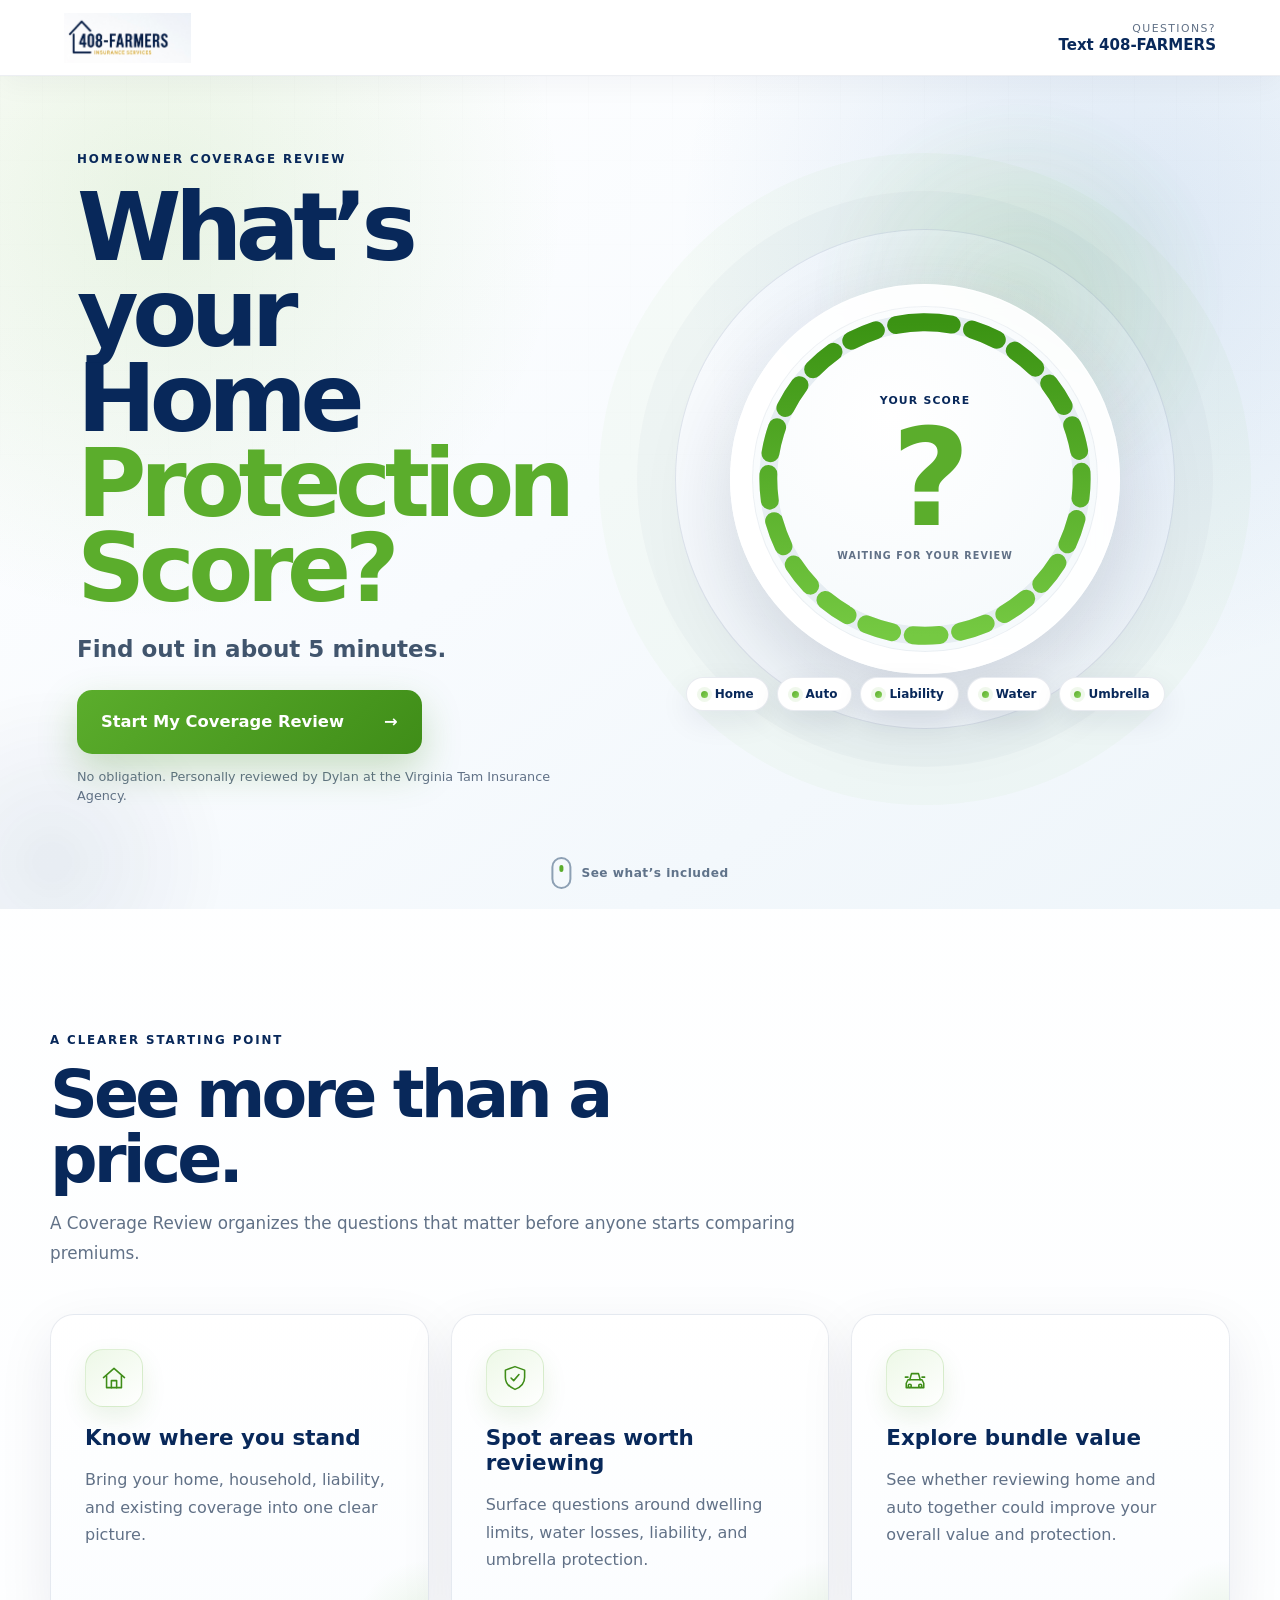
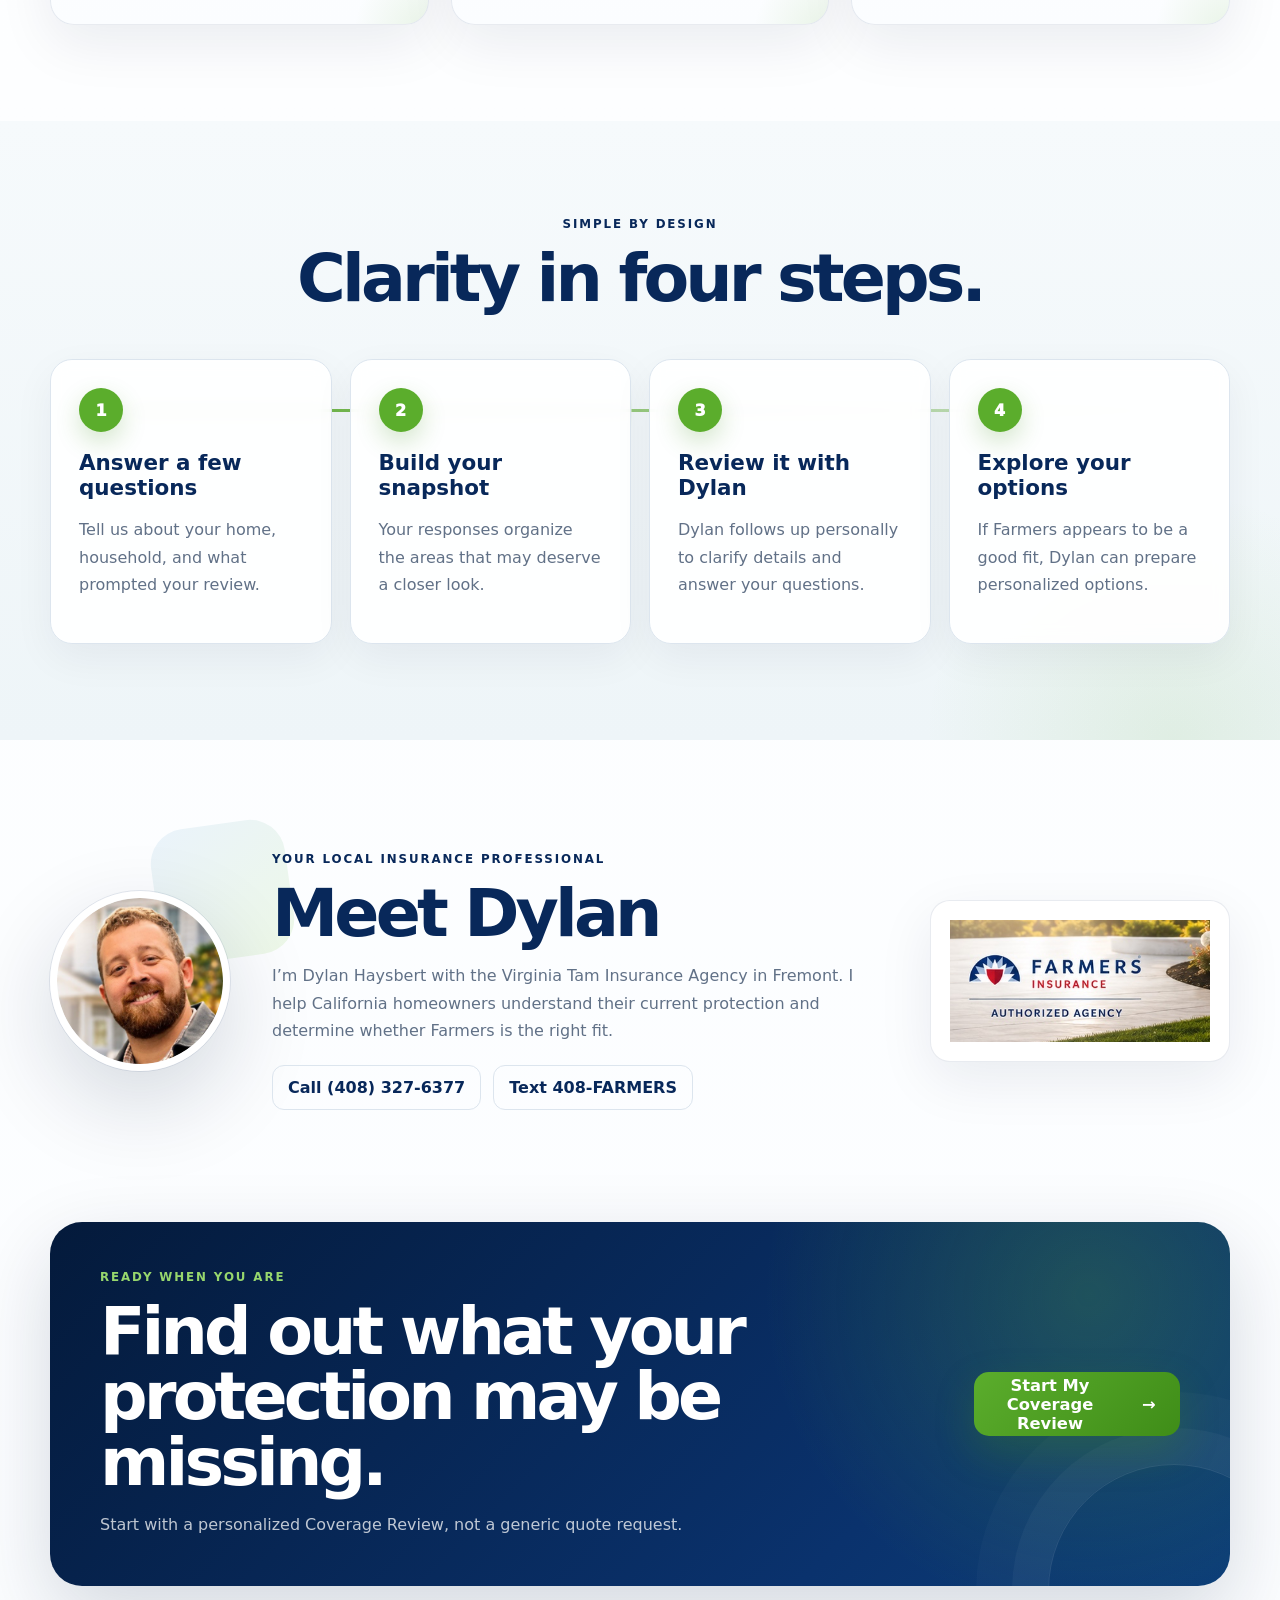
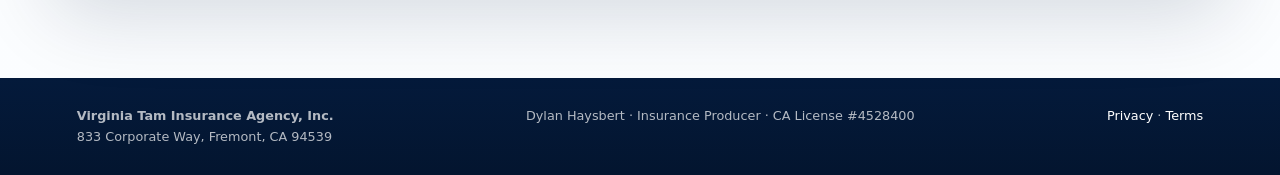
<file: score/index.html>
<!doctype html>
<html lang="en">
<head>
  <meta charset="utf-8">
  <meta name="viewport" content="width=device-width,initial-scale=1,viewport-fit=cover">
  <title>What’s Your Home Protection Score? | 408-FARMERS</title>
  <meta name="description" content="See what areas of your home, liability, water, and bundle protection may be worth reviewing. Start your personalized Coverage Review with Dylan.">
  <meta property="og:title" content="What’s Your Home Protection Score?">
  <meta property="og:description" content="Find out in about five minutes with a personalized Home Coverage Review.">
  <meta property="og:type" content="website">
  <meta property="og:image" content="../shared/assets/home.jpg">
  <meta name="theme-color" content="#061d43">
  <link rel="stylesheet" href="../shared/score.css">
  <link rel="stylesheet" href="../shared/motion.css">
  <link rel="stylesheet" href="../shared/visual-polish.css">
</head>
<body>
  <div class="cf-scroll-progress" aria-hidden="true"><span></span></div>
  <header class="score-header">
    <a class="score-brand" href="/" aria-label="408-FARMERS home">
      <img src="../shared/assets/408-farmers-logo.png" alt="408-FARMERS">
    </a>
    <a class="score-contact" href="sms:+14083276377?&body=Hi%20Dylan%2C%20I%20would%20like%20to%20start%20a%20Home%20Coverage%20Review.">
      <span>Questions?</span><strong>Text 408-FARMERS</strong>
    </a>
  </header>

  <main>
    <section class="score-hero" aria-labelledby="score-title">
      <div class="hero-glow hero-glow-one"></div>
      <div class="hero-glow hero-glow-two"></div>
      <div class="score-copy reveal is-visible" data-parallax="copy">
        <div class="score-eyebrow cf-eyebrow">Homeowner Coverage Review</div>
        <h1 id="score-title">What’s your Home <span>Protection Score?</span></h1>
        <p class="score-subtitle">Find out in about 5 minutes.</p>
        <button class="score-primary cf-btn cf-btn--primary cf-btn--wide js-start-review" type="button">
          <span>Start My Coverage Review</span><span aria-hidden="true">→</span>
        </button>
        <p class="score-reassurance">No obligation. Personally reviewed by Dylan at the Virginia Tam Insurance Agency.</p>
      </div>

      <div class="score-visual reveal is-visible" data-parallax="visual" aria-label="Home Protection Score preview">
        <div class="score-orbit" aria-hidden="true"></div>
        <div class="score-gauge" data-state="unknown">
          <svg viewBox="0 0 260 260" role="img" aria-label="Your Home Protection Score is waiting to be calculated">
            <defs>
              <linearGradient id="scoreGradient" x1="0" x2="1">
                <stop offset="0%" stop-color="#75c942"></stop>
                <stop offset="100%" stop-color="#3b9313"></stop>
              </linearGradient>
            </defs>
            <circle class="gauge-track" cx="130" cy="130" r="105"></circle>
            <circle class="gauge-dash" cx="130" cy="130" r="105"></circle>
          </svg>
          <div class="gauge-value">
            <small>Your score</small>
            <strong>?</strong>
            <em>Waiting for your review</em>
          </div>
        </div>
        <div class="score-chips cf-stagger" aria-label="Coverage areas included in the review">
          <span>Home</span><span>Auto</span><span>Liability</span><span>Water</span><span>Umbrella</span>
        </div>
      </div>

      <a class="scroll-cue" href="#clarity" aria-label="Scroll to learn more"><span></span>See what’s included</a>
    </section>

    <section class="score-benefits" id="clarity" aria-labelledby="benefit-title">
      <div class="score-section-heading reveal">
        <div class="score-eyebrow cf-eyebrow">A clearer starting point</div>
        <h2 id="benefit-title">See more than a price.</h2>
        <p>A Coverage Review organizes the questions that matter before anyone starts comparing premiums.</p>
      </div>
      <div class="score-card-grid cf-grid-3 cf-stagger">
        <article class="cf-card reveal"><div class="score-icon cf-icon-tile"><svg viewBox="0 0 32 32" aria-hidden="true"><path d="M4 15.5 16 5l12 10.5"></path><path d="M7.5 13.5V27h17V13.5"></path><path d="M13 27v-8h6v8"></path></svg></div><h3>Know where you stand</h3><p>Bring your home, household, liability, and existing coverage into one clear picture.</p></article>
        <article class="cf-card reveal"><div class="score-icon cf-icon-tile"><svg viewBox="0 0 32 32" aria-hidden="true"><path d="M16 3 27 7v8c0 7-4.7 11.5-11 14-6.3-2.5-11-7-11-14V7l11-4Z"></path><path d="m11.5 16 3 3 6-7"></path></svg></div><h3>Spot areas worth reviewing</h3><p>Surface questions around dwelling limits, water losses, liability, and umbrella protection.</p></article>
        <article class="cf-card reveal"><div class="score-icon cf-icon-tile"><svg viewBox="0 0 32 32" aria-hidden="true"><path d="M8 18h16l2 4v5H6v-5l2-4Z"></path><path d="m10 18 2-7h8l2 7"></path><circle cx="10" cy="25" r="1.8"></circle><circle cx="22" cy="25" r="1.8"></circle><path d="M5 15h3M24 15h3"></path></svg></div><h3>Explore bundle value</h3><p>See whether reviewing home and auto together could improve your overall value and protection.</p></article>
      </div>
    </section>

    <section class="score-process" aria-labelledby="process-title">
      <div class="score-section-heading centered reveal">
        <div class="score-eyebrow cf-eyebrow">Simple by design</div>
        <h2 id="process-title">Clarity in four steps.</h2>
      </div>
      <div class="process-grid cf-grid-4 cf-stagger cf-timeline" data-timeline>
        <article class="cf-card cf-card--flat reveal"><span>1</span><h3>Answer a few questions</h3><p>Tell us about your home, household, and what prompted your review.</p></article>
        <article class="cf-card cf-card--flat reveal"><span>2</span><h3>Build your snapshot</h3><p>Your responses organize the areas that may deserve a closer look.</p></article>
        <article class="cf-card cf-card--flat reveal"><span>3</span><h3>Review it with Dylan</h3><p>Dylan follows up personally to clarify details and answer your questions.</p></article>
        <article class="cf-card cf-card--flat reveal"><span>4</span><h3>Explore your options</h3><p>If Farmers appears to be a good fit, Dylan can prepare personalized options.</p></article>
      </div>
    </section>

    <section class="score-agent reveal cf-agent-motion">
      <img src="../shared/images/dylan-headshot.png" alt="Dylan Haysbert">
      <div>
        <div class="score-eyebrow cf-eyebrow">Your local insurance professional</div>
        <h2>Meet Dylan</h2>
        <p>I’m Dylan Haysbert with the Virginia Tam Insurance Agency in Fremont. I help California homeowners understand their current protection and determine whether Farmers is the right fit.</p>
        <div class="agent-actions">
          <a class="cf-link-button" href="tel:+14083276377">Call (408) 327-6377</a>
          <a class="cf-link-button" href="sms:+14083276377?&body=Hi%20Dylan%2C%20I%20would%20like%20to%20start%20a%20Home%20Coverage%20Review.">Text 408-FARMERS</a>
        </div>
      </div>
      <div class="agent-carrier"><img src="../shared/assets/farmers-authorized-agency.png" alt="Farmers Insurance Authorized Agency"></div>
    </section>

    <section class="score-final cf-panel-dark reveal cf-cta-activate">
      <div>
        <div class="score-eyebrow cf-eyebrow">Ready when you are</div>
        <h2>Find out what your protection may be missing.</h2>
        <p>Start with a personalized Coverage Review, not a generic quote request.</p>
      </div>
      <button class="score-primary cf-btn cf-btn--primary cf-btn--wide js-start-review" type="button"><span>Start My Coverage Review</span><span aria-hidden="true">→</span></button>
    </section>
  </main>

  <div class="mobile-cta" aria-hidden="true">
    <button class="score-primary cf-btn cf-btn--primary cf-btn--wide js-start-review" type="button"><span>Start My Coverage Review</span><span aria-hidden="true">→</span></button>
  </div>

  <footer class="score-footer">
    <p><strong>Virginia Tam Insurance Agency, Inc.</strong><br>833 Corporate Way, Fremont, CA 94539</p>
    <p>Dylan Haysbert · Insurance Producer · CA License #4528400</p>
    <p><a href="../privacy.html">Privacy</a> · <a href="../terms.html">Terms</a></p>
  </footer>

  <div class="review-transition" id="reviewTransition" aria-hidden="true">
    <div class="transition-card" role="status" aria-live="polite">
      <div class="transition-mark">CF</div>
      <p class="transition-kicker">CoverageFit</p>
      <h2>Preparing your review</h2>
      <ul>
        <li><span>✓</span> Home details</li>
        <li><span>✓</span> Household protection</li>
        <li><span>✓</span> Bundle opportunities</li>
        <li><span>✓</span> Personalized next steps</li>
      </ul>
      <div class="transition-bar"><i></i></div>
    </div>
  </div>

  <noscript><style>.reveal{opacity:1!important;transform:none!important}.mobile-cta{display:none!important}</style></noscript>
  <script src="../shared/motion.js"></script>
  <script src="../shared/config.js"></script>
  <script src="../shared/coveragefit-launch.js"></script>
  <script src="../shared/score.js"></script>
</body>
</html>
</file>
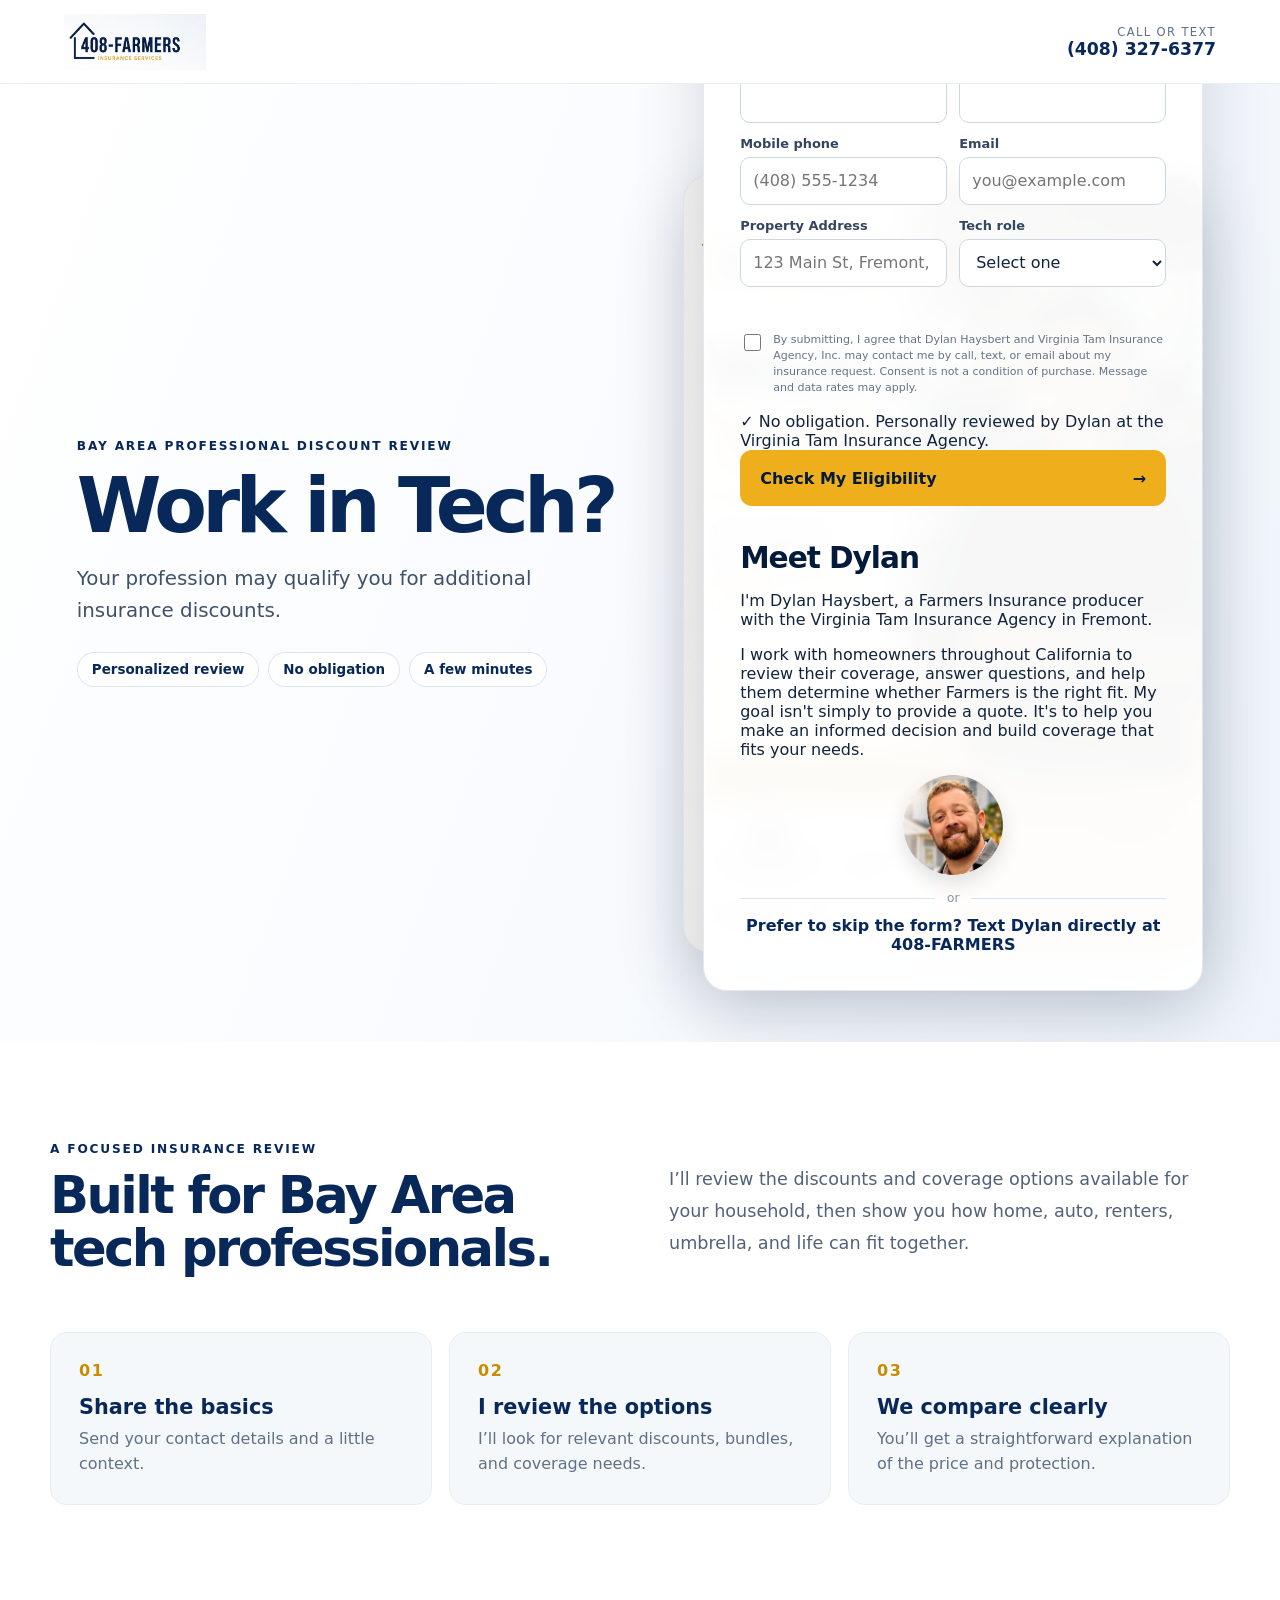
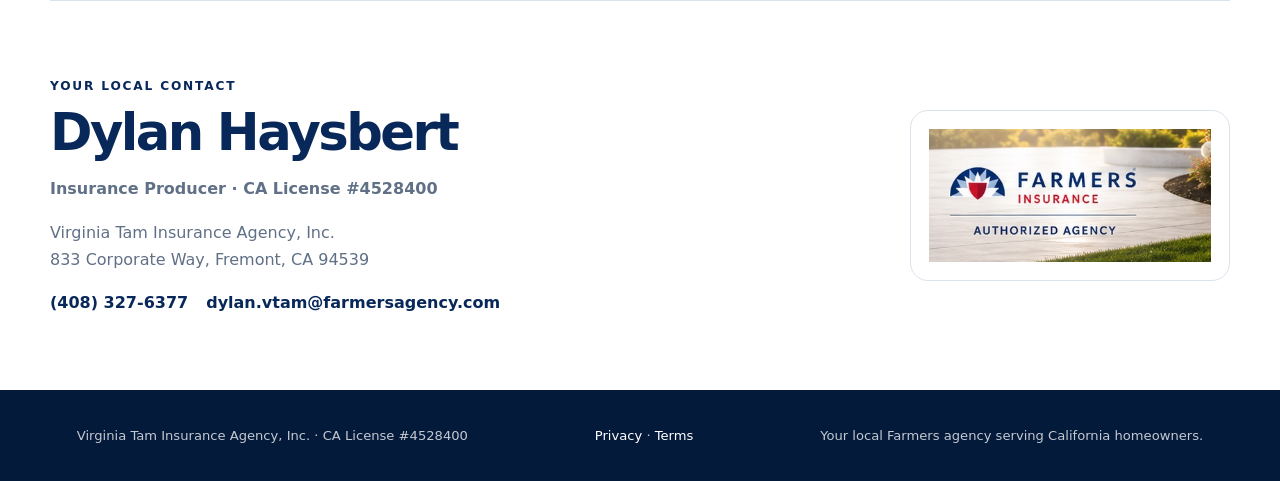
<file: tech/index.html>
<!DOCTYPE html>

<html lang="en"><head><meta charset="utf-8"/><meta content="width=device-width,initial-scale=1" name="viewport"/><title>Tech Professional Discount Review | 408-FARMERS</title><meta content="Your profession may qualify you for additional insurance discounts." name="description"/><meta content="Work in Tech?" property="og:title"/><meta content="Your profession may qualify you for additional insurance discounts." property="og:description"/><meta content="website" property="og:type"/><meta content="../shared/assets/tech.png" property="og:image"/><link href="../shared/styles.css" rel="stylesheet"/></head>
<body><header class="site-header"><a aria-label="408-FARMERS" class="brand" href="/tech"><img alt="408-FARMERS Insurance Services" src="../shared/assets/408-farmers-logo.png"/></a><a class="header-contact" href="tel:+14083276377"><span>Call or text</span><strong>(408) 327-6377</strong></a></header>
<main><section class="hero"><div class="hero-copy"><div class="eyebrow">Bay Area professional discount review</div><h1>Work in Tech?</h1><p class="subhead">Your profession may qualify you for additional insurance discounts.</p><div class="trust-row"><span>Personalized review</span><span>No obligation</span><span>A few minutes</span></div></div><div class="visual-card"><img alt="Work in Tech?" src="../shared/assets/tech.png"/></div>
<aside class="quote-card" id="form"><div class="card-kicker">Check My Eligibility</div><h2>Check your tech eligibility</h2><p>A quick review can uncover discounts and bundling opportunities.</p>
<p class="review-intro">The Virginia Tam Insurance Agency helps California homeowners review their coverage and determine whether Farmers is the right fit. Complete the short Coverage Review below, and Dylan will personally prepare your options.</p>
<form data-cf-assessment="home" data-cf-entry="tech_eligibility_form" data-cf-extra-launch-surface="occupation_tech" data-coveragefit-after-submit="true" data-success="thank-you.html" id="leadForm" method="POST" novalidate=""><input name="source" type="hidden" value="408farmers.com/tech"/><input name="campaign" type="hidden" value="Work in Tech"/><input name="landing_page" type="hidden"/><input name="submitted_at" type="hidden"/><input name="utm_source" type="hidden"/><input name="utm_medium" type="hidden"/><input name="utm_campaign" type="hidden"/><input name="utm_content" type="hidden"/><input name="utm_term" type="hidden"/>
<div class="field-grid"><label><span>First name</span><input autocomplete="given-name" name="first_name" required="" type="text"/></label><label><span>Last name</span><input autocomplete="family-name" name="last_name" required="" type="text"/></label></div>
<div class="field-grid"><label><span>Mobile phone</span><input autocomplete="tel" inputmode="tel" name="phone" placeholder="(408) 555-1234" required="" type="tel"/></label><label><span>Email</span><input autocomplete="email" name="email" placeholder="you@example.com" required="" type="email"/></label></div>
<div class="field-grid"><label><span>Property Address</span><input autocomplete="street-address" maxlength="150" name="property_address" placeholder="123 Main St, Fremont, CA" required="" type="text"/></label><label><span>Tech role</span><select name="segment" required=""><option value="">Select one</option><option>Software or engineering</option><option>Product or program management</option><option>IT or cybersecurity</option><option>Data or analytics</option><option>Design or UX</option><option>Tech operations or support</option><option>Other tech role</option></select></label></div>
<div class="field-grid"><label><span></span></label><label><span></span></label></div>
<label><span></span></label>
<label class="consent"><input name="consent" required="" type="checkbox"/><span>By submitting, I agree that Dylan Haysbert and Virginia Tam Insurance Agency, Inc. may contact me by call, text, or email about my insurance request. Consent is not a condition of purchase. Message and data rates may apply.</span></label>
<div class="cta-reassurance">✓ No obligation. Personally reviewed by Dylan at the Virginia Tam Insurance Agency.</div>
<button class="primary-button" type="submit"><span>Check My Eligibility</span><span aria-hidden="true">→</span></button><div aria-live="polite" class="form-status" id="formStatus" role="status"></div></form>
<section class="meet-dylan">
<h2>Meet Dylan</h2>
<p>I'm Dylan Haysbert, a Farmers Insurance producer with the Virginia Tam Insurance Agency in Fremont.</p>
<p>I work with homeowners throughout California to review their coverage, answer questions, and help them determine whether Farmers is the right fit. My goal isn't simply to provide a quote. It's to help you make an informed decision and build coverage that fits your needs.</p>
<img alt="Dylan Haysbert" src="../shared/images/dylan-headshot.png" style="width:100px;height:100px;border-radius:50%;object-fit:cover;display:block;margin:0 auto 16px;box-shadow:0 8px 20px rgba(0,0,0,.12);"/>
</section>
<div class="or-divider"><span>or</span></div><a class="text-link" href="sms:+14083276377?&amp;body=Hi%20Dylan%2C%20I%20work%20in%20tech%20and%20want%20to%20check%20my%20eligibility.">Prefer to skip the form? <strong>Text Dylan directly at 408-FARMERS</strong></a></aside></section>
<section class="content-section"><div><div class="section-kicker">A focused insurance review</div><h2>Built for Bay Area tech professionals.</h2></div><div><p>I’ll review the discounts and coverage options available for your household, then show you how home, auto, renters, umbrella, and life can fit together.</p></div></section>
<section class="steps"><article><span>01</span><h3>Share the basics</h3><p>Send your contact details and a little context.</p></article><article><span>02</span><h3>I review the options</h3><p>I’ll look for relevant discounts, bundles, and coverage needs.</p></article><article><span>03</span><h3>We compare clearly</h3><p>You’ll get a straightforward explanation of the price and protection.</p></article></section>
<section class="agent-section"><div class="agent-copy"><div class="section-kicker">Your local contact</div><h2>Dylan Haysbert</h2><p class="agent-title">Insurance Producer · CA License #4528400</p><p>Virginia Tam Insurance Agency, Inc.<br/>833 Corporate Way, Fremont, CA 94539</p><div class="agent-links"><a href="tel:+14083276377">(408) 327-6377</a><a href="mailto:dylan.vtam@farmersagency.com">dylan.vtam@farmersagency.com</a></div></div><div class="carrier-mark"><img alt="Farmers Insurance Authorized Agency" src="../shared/assets/farmers-authorized-agency.png"/></div></section></main>
<footer><p>Virginia Tam Insurance Agency, Inc. · CA License #4528400</p><p><a href="../privacy.html">Privacy</a> · <a href="../terms.html">Terms</a></p><p>Your local Farmers agency serving California homeowners.</p></footer><script src="../shared/config.js"></script>
<script src="../shared/coveragefit-launch.js"></script><script src="../shared/script.js"></script><script>if('scrollRestoration' in history){history.scrollRestoration='manual';}window.addEventListener('pageshow',function(){window.scrollTo(0,0);});</script></body></html>
</file>
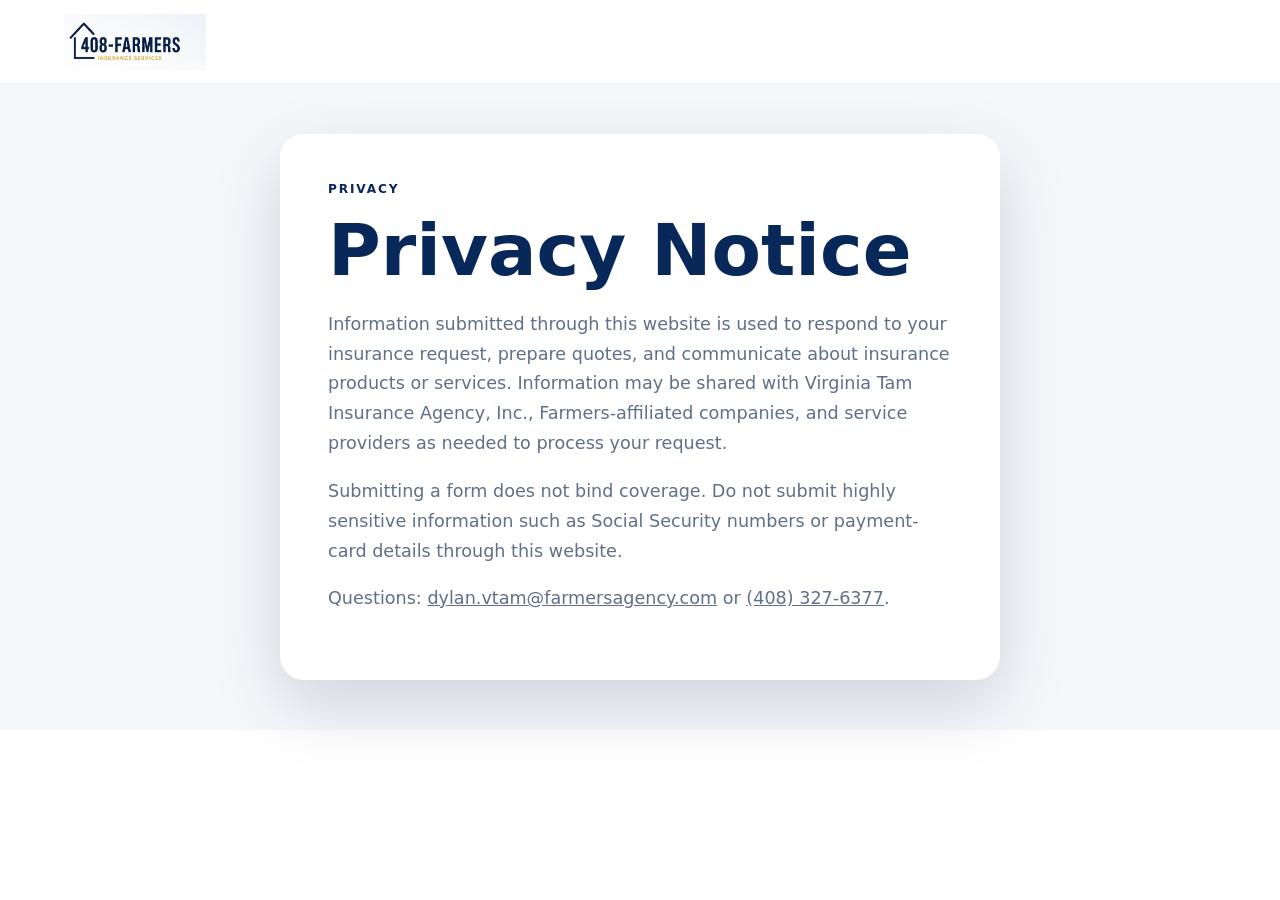
<file: privacy.html>
<!doctype html><html lang="en"><head><meta charset="utf-8"><meta name="viewport" content="width=device-width,initial-scale=1"><title>Privacy | 408-FARMERS</title><link rel="stylesheet" href="shared/styles.css"></head><body><header class="site-header"><a class="brand" href="/home"><img src="shared/assets/408-farmers-logo.png" alt="408-FARMERS"></a></header><main class="thanks"><article class="thanks-card" style="text-align:left"><div class="section-kicker">Privacy</div><h1>Privacy Notice</h1><p>Information submitted through this website is used to respond to your insurance request, prepare quotes, and communicate about insurance products or services. Information may be shared with Virginia Tam Insurance Agency, Inc., Farmers-affiliated companies, and service providers as needed to process your request.</p><p>Submitting a form does not bind coverage. Do not submit highly sensitive information such as Social Security numbers or payment-card details through this website.</p><p>Questions: <a href="mailto:dylan.vtam@farmersagency.com">dylan.vtam@farmersagency.com</a> or <a href="tel:+14083276377">(408) 327-6377</a>.</p></article></main><script>if('scrollRestoration' in history){history.scrollRestoration='manual';}window.addEventListener('pageshow',function(){window.scrollTo(0,0);});</script></body></html>
</file>
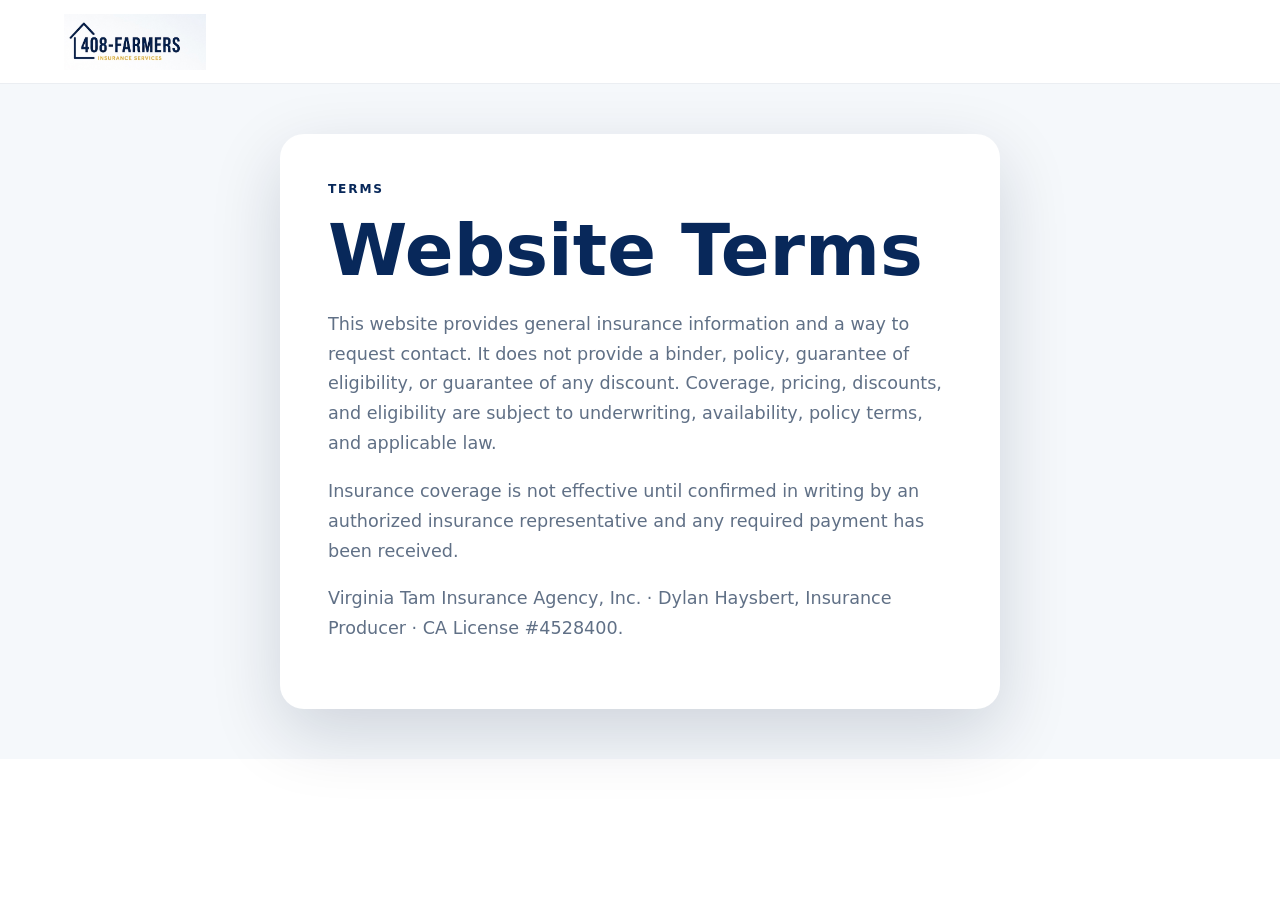
<file: terms.html>
<!doctype html><html lang="en"><head><meta charset="utf-8"><meta name="viewport" content="width=device-width,initial-scale=1"><title>Terms | 408-FARMERS</title><link rel="stylesheet" href="shared/styles.css"></head><body><header class="site-header"><a class="brand" href="/home"><img src="shared/assets/408-farmers-logo.png" alt="408-FARMERS"></a></header><main class="thanks"><article class="thanks-card" style="text-align:left"><div class="section-kicker">Terms</div><h1>Website Terms</h1><p>This website provides general insurance information and a way to request contact. It does not provide a binder, policy, guarantee of eligibility, or guarantee of any discount. Coverage, pricing, discounts, and eligibility are subject to underwriting, availability, policy terms, and applicable law.</p><p>Insurance coverage is not effective until confirmed in writing by an authorized insurance representative and any required payment has been received.</p><p>Virginia Tam Insurance Agency, Inc. · Dylan Haysbert, Insurance Producer · CA License #4528400.</p></article></main><script>if('scrollRestoration' in history){history.scrollRestoration='manual';}window.addEventListener('pageshow',function(){window.scrollTo(0,0);});</script></body></html>
</file>
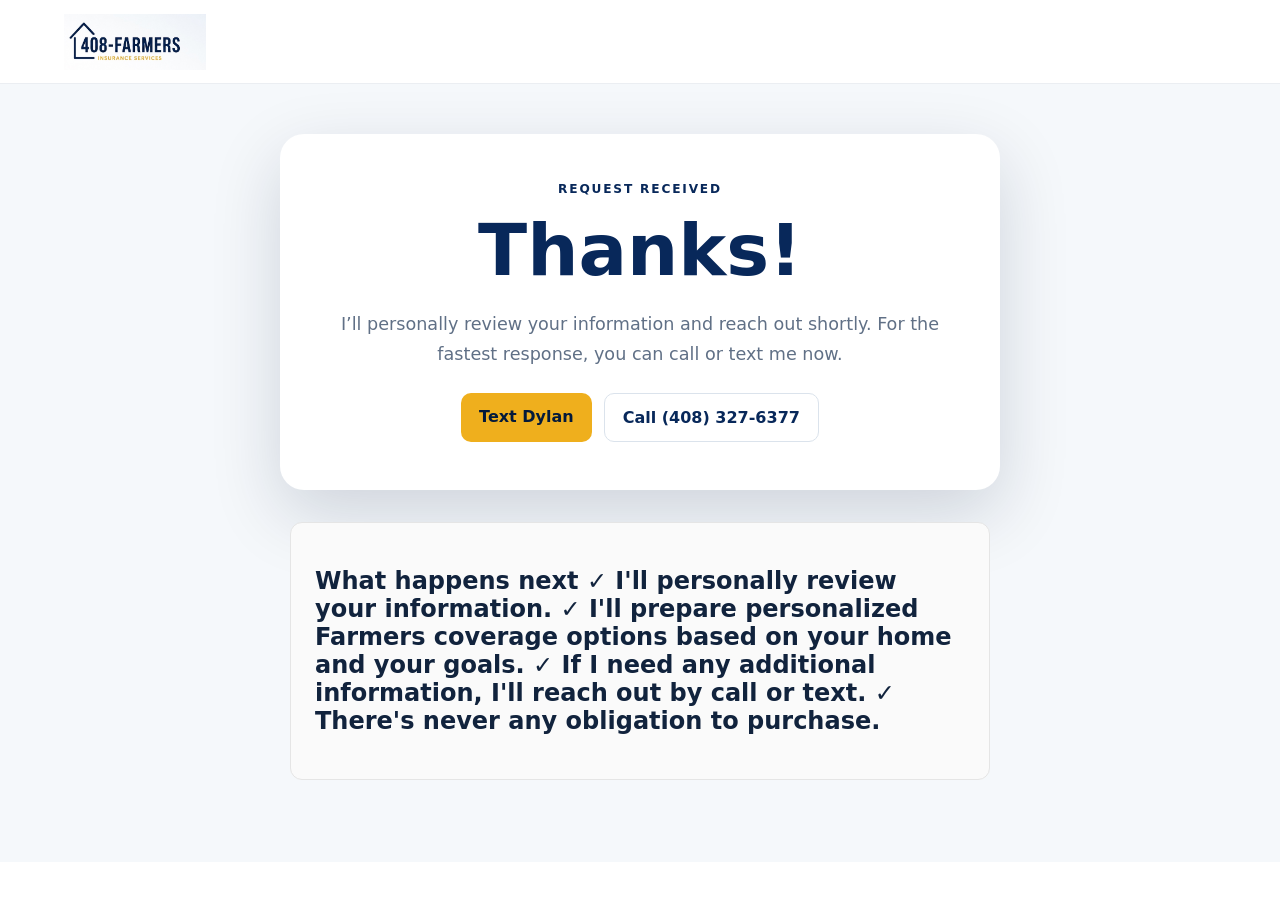
<file: auto-bundle/thank-you.html>
<!doctype html><html lang="en"><head><meta charset="utf-8"><meta name="viewport" content="width=device-width,initial-scale=1"><title>Thank You | 408-FARMERS</title><link rel="stylesheet" href="../shared/styles.css"></head><body><header class="site-header"><a class="brand" href="/auto-bundle"><img src="../shared/assets/408-farmers-logo.png" alt="408-FARMERS"></a></header><main class="thanks"><article class="thanks-card"><div class="section-kicker">Request received</div><h1>Thanks!</h1><p>I’ll personally review your information and reach out shortly. For the fastest response, you can call or text me now.</p><div class="thanks-actions"><a class="primary" href="sms:+14083276377?&body=Hi%20Dylan%2C%20I%20just%20submitted%20the%20auto-bundle%20form.">Text Dylan</a><a class="secondary" href="tel:+14083276377">Call (408) 327-6377</a></div></article><section class="next-steps" style="max-width:700px;margin:32px auto;padding:24px;border:1px solid #e5e5e5;border-radius:12px;background:#fafafa">
<h2>What happens next

✓ I'll personally review your information.

✓ I'll prepare personalized Farmers coverage options based on your home and your goals.

✓ If I need any additional information, I'll reach out by call or text.

✓ There's never any obligation to purchase.</li>
</ul>
</section>

</main><script>if('scrollRestoration' in history){history.scrollRestoration='manual';}window.addEventListener('pageshow',function(){window.scrollTo(0,0);});</script></body></html>
</file>
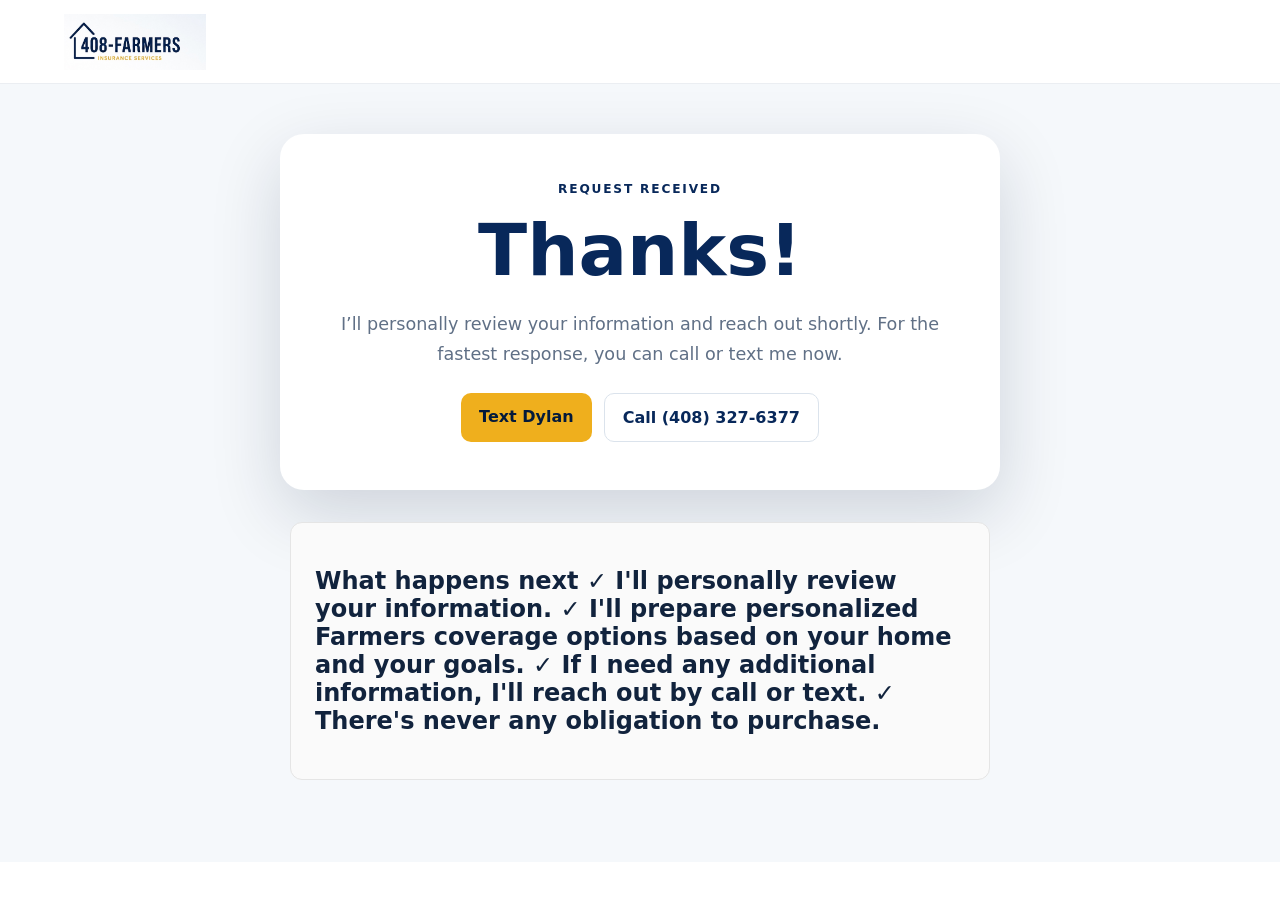
<file: engineers/thank-you.html>
<!doctype html><html lang="en"><head><meta charset="utf-8"><meta name="viewport" content="width=device-width,initial-scale=1"><title>Thank You | 408-FARMERS</title><link rel="stylesheet" href="../shared/styles.css"></head><body><header class="site-header"><a class="brand" href="/engineers"><img src="../shared/assets/408-farmers-logo.png" alt="408-FARMERS"></a></header><main class="thanks"><article class="thanks-card"><div class="section-kicker">Request received</div><h1>Thanks!</h1><p>I’ll personally review your information and reach out shortly. For the fastest response, you can call or text me now.</p><div class="thanks-actions"><a class="primary" href="sms:+14083276377?&body=Hi%20Dylan%2C%20I%20just%20submitted%20the%20engineers%20form.">Text Dylan</a><a class="secondary" href="tel:+14083276377">Call (408) 327-6377</a></div></article><section class="next-steps" style="max-width:700px;margin:32px auto;padding:24px;border:1px solid #e5e5e5;border-radius:12px;background:#fafafa">
<h2>What happens next

✓ I'll personally review your information.

✓ I'll prepare personalized Farmers coverage options based on your home and your goals.

✓ If I need any additional information, I'll reach out by call or text.

✓ There's never any obligation to purchase.</li>
</ul>
</section>

</main><script>if('scrollRestoration' in history){history.scrollRestoration='manual';}window.addEventListener('pageshow',function(){window.scrollTo(0,0);});</script></body></html>
</file>
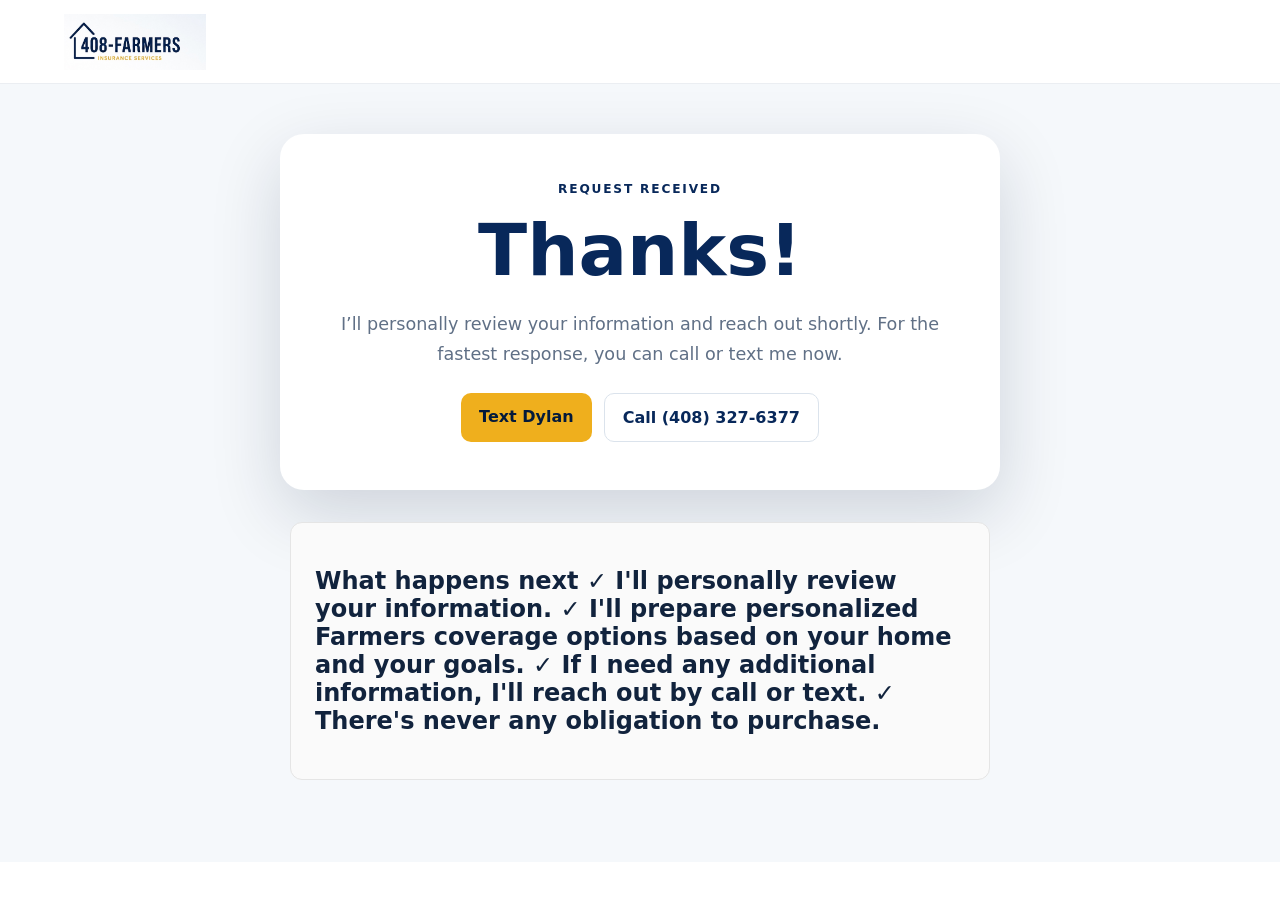
<file: healthcare/thank-you.html>
<!doctype html><html lang="en"><head><meta charset="utf-8"><meta name="viewport" content="width=device-width,initial-scale=1"><title>Thank You | 408-FARMERS</title><link rel="stylesheet" href="../shared/styles.css"></head><body><header class="site-header"><a class="brand" href="/healthcare"><img src="../shared/assets/408-farmers-logo.png" alt="408-FARMERS"></a></header><main class="thanks"><article class="thanks-card"><div class="section-kicker">Request received</div><h1>Thanks!</h1><p>I’ll personally review your information and reach out shortly. For the fastest response, you can call or text me now.</p><div class="thanks-actions"><a class="primary" href="sms:+14083276377?&body=Hi%20Dylan%2C%20I%20just%20submitted%20the%20healthcare%20form.">Text Dylan</a><a class="secondary" href="tel:+14083276377">Call (408) 327-6377</a></div></article><section class="next-steps" style="max-width:700px;margin:32px auto;padding:24px;border:1px solid #e5e5e5;border-radius:12px;background:#fafafa">
<h2>What happens next

✓ I'll personally review your information.

✓ I'll prepare personalized Farmers coverage options based on your home and your goals.

✓ If I need any additional information, I'll reach out by call or text.

✓ There's never any obligation to purchase.</li>
</ul>
</section>

</main><script>if('scrollRestoration' in history){history.scrollRestoration='manual';}window.addEventListener('pageshow',function(){window.scrollTo(0,0);});</script></body></html>
</file>
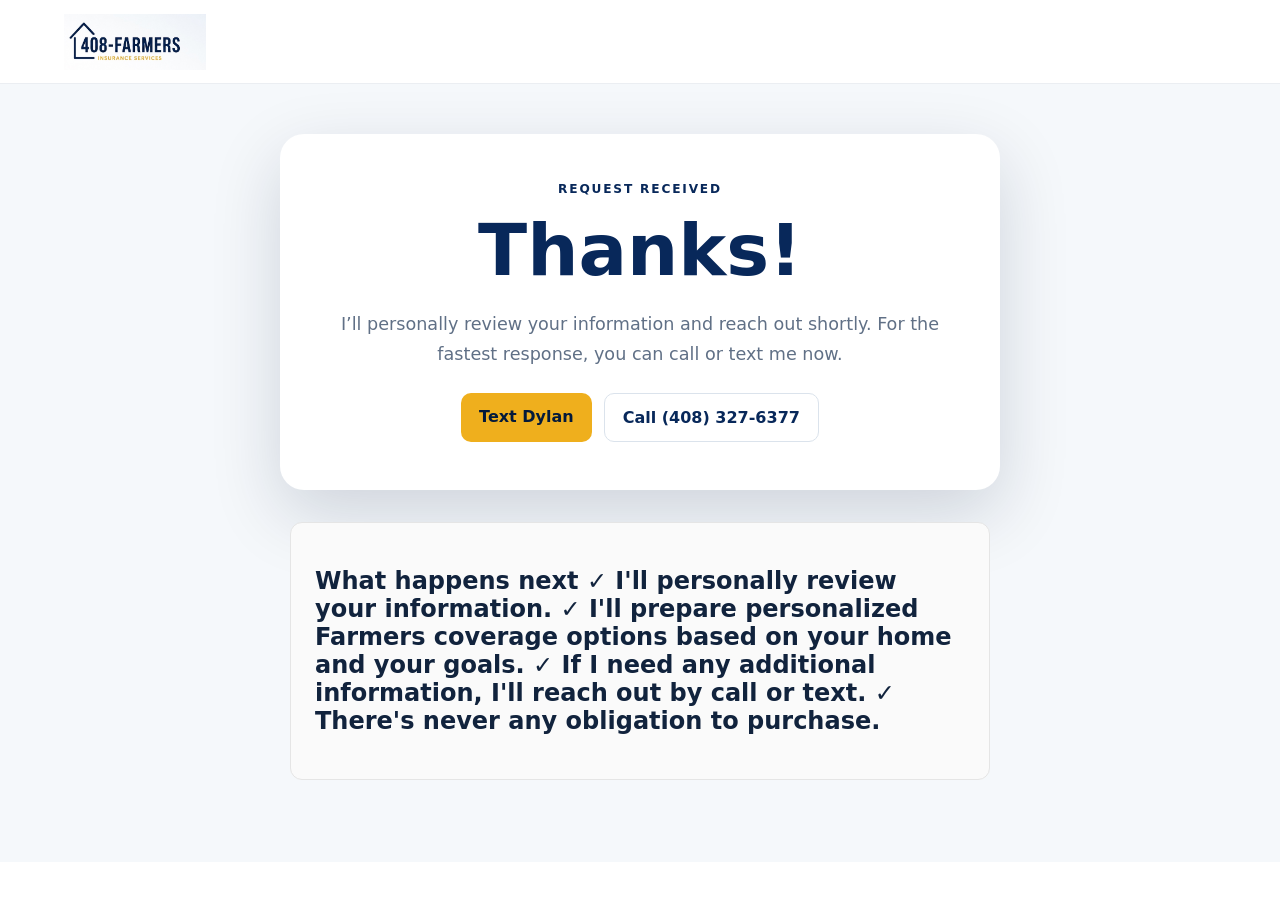
<file: home/thank-you.html>
<!doctype html><html lang="en"><head><meta charset="utf-8"><meta name="viewport" content="width=device-width,initial-scale=1"><title>Thank You | 408-FARMERS</title><link rel="stylesheet" href="../shared/styles.css"></head><body><header class="site-header"><a class="brand" href="/home"><img src="../shared/assets/408-farmers-logo.png" alt="408-FARMERS"></a></header><main class="thanks"><article class="thanks-card"><div class="section-kicker">Request received</div><h1>Thanks!</h1><p>I’ll personally review your information and reach out shortly. For the fastest response, you can call or text me now.</p><div class="thanks-actions"><a class="primary" href="sms:+14083276377?&body=Hi%20Dylan%2C%20I%20just%20submitted%20the%20home%20form.">Text Dylan</a><a class="secondary" href="tel:+14083276377">Call (408) 327-6377</a></div></article><section class="next-steps" style="max-width:700px;margin:32px auto;padding:24px;border:1px solid #e5e5e5;border-radius:12px;background:#fafafa">
<h2>What happens next

✓ I'll personally review your information.

✓ I'll prepare personalized Farmers coverage options based on your home and your goals.

✓ If I need any additional information, I'll reach out by call or text.

✓ There's never any obligation to purchase.</li>
</ul>
</section>

</main><script>if('scrollRestoration' in history){history.scrollRestoration='manual';}window.addEventListener('pageshow',function(){window.scrollTo(0,0);});</script></body></html>
</file>
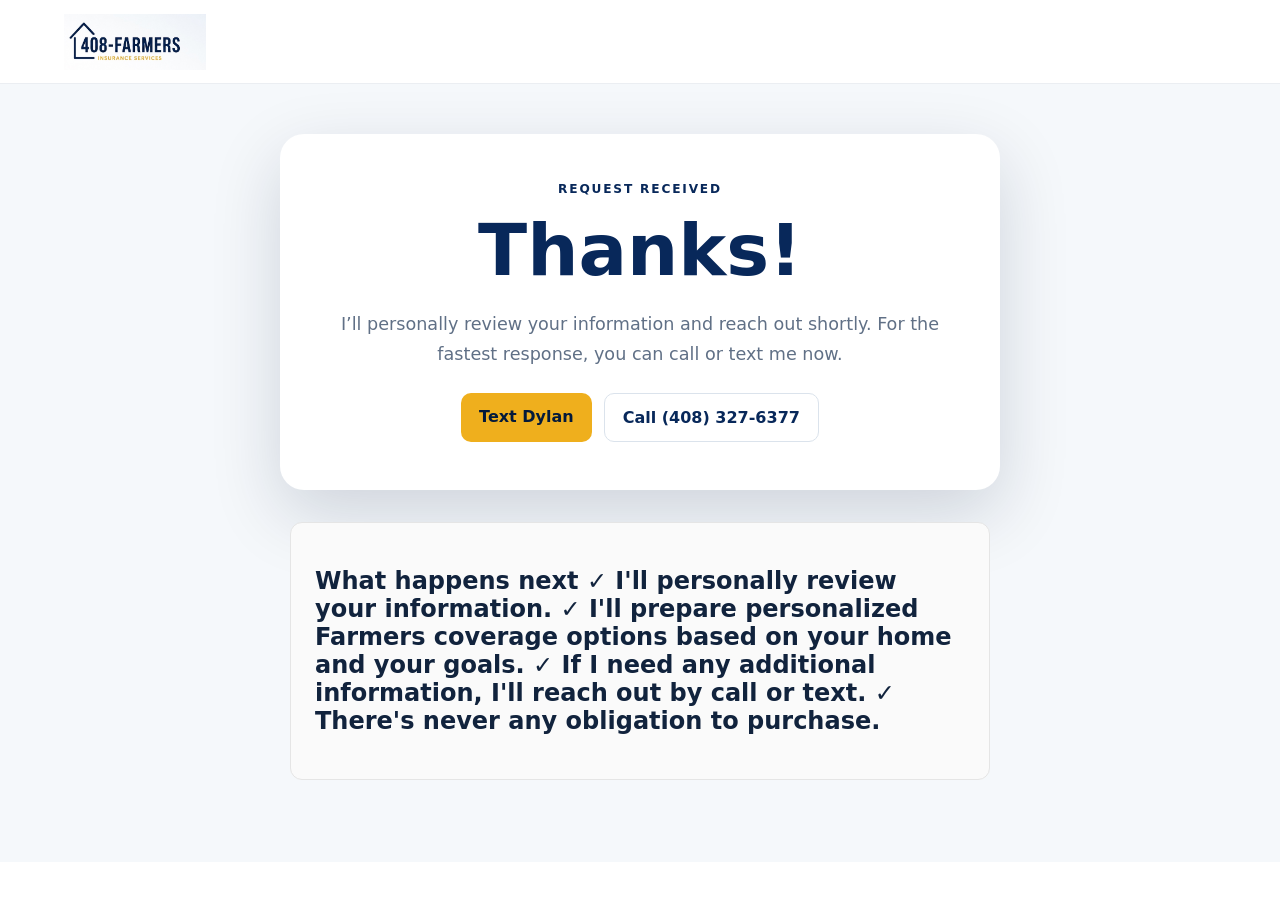
<file: tech/thank-you.html>
<!doctype html><html lang="en"><head><meta charset="utf-8"><meta name="viewport" content="width=device-width,initial-scale=1"><title>Thank You | 408-FARMERS</title><link rel="stylesheet" href="../shared/styles.css"></head><body><header class="site-header"><a class="brand" href="/tech"><img src="../shared/assets/408-farmers-logo.png" alt="408-FARMERS"></a></header><main class="thanks"><article class="thanks-card"><div class="section-kicker">Request received</div><h1>Thanks!</h1><p>I’ll personally review your information and reach out shortly. For the fastest response, you can call or text me now.</p><div class="thanks-actions"><a class="primary" href="sms:+14083276377?&body=Hi%20Dylan%2C%20I%20just%20submitted%20the%20tech%20form.">Text Dylan</a><a class="secondary" href="tel:+14083276377">Call (408) 327-6377</a></div></article><section class="next-steps" style="max-width:700px;margin:32px auto;padding:24px;border:1px solid #e5e5e5;border-radius:12px;background:#fafafa">
<h2>What happens next

✓ I'll personally review your information.

✓ I'll prepare personalized Farmers coverage options based on your home and your goals.

✓ If I need any additional information, I'll reach out by call or text.

✓ There's never any obligation to purchase.</li>
</ul>
</section>

</main><script>if('scrollRestoration' in history){history.scrollRestoration='manual';}window.addEventListener('pageshow',function(){window.scrollTo(0,0);});</script></body></html>
</file>
<file: shared/styles.css>
@import url("./design-system.css");
:root{--navy:#08285a;--deep:#041a3b;--gold:#efaF1d;--ink:#11233d;--muted:#607086;--line:#dbe3ec;--soft:#f5f8fb;--white:#fff;--shadow:0 24px 70px rgba(4,26,59,.16)}*{box-sizing:border-box}html{scroll-behavior:smooth}body{margin:0;font-family:Inter,ui-sans-serif,system-ui,-apple-system,BlinkMacSystemFont,"Segoe UI",sans-serif;color:var(--ink);background:#fff;-webkit-font-smoothing:antialiased}img{max-width:100%;display:block}a{color:inherit}.site-header{height:84px;display:flex;align-items:center;justify-content:space-between;padding:13px clamp(18px,5vw,72px);border-bottom:1px solid rgba(8,40,90,.08);background:rgba(255,255,255,.97);position:relative;z-index:20}.brand img{width:min(315px,53vw);height:56px;object-fit:contain;object-position:left center}.header-contact{text-decoration:none;text-align:right}.header-contact span{display:block;color:var(--muted);font-size:.72rem;text-transform:uppercase;letter-spacing:.12em}.header-contact strong{font-size:1.08rem;color:var(--navy)}.hero{position:relative;display:grid;grid-template-columns:minmax(0,1fr) minmax(380px,520px);align-items:center;gap:50px;padding:clamp(52px,7vw,92px) clamp(20px,6vw,88px);min-height:760px;overflow:hidden;background:linear-gradient(110deg,#fff 0%,#f9fbfe 48%,#eef4fa 100%)}.hero-copy{position:relative;z-index:2;max-width:700px}.eyebrow,.section-kicker,.card-kicker{color:var(--navy);font-weight:850;text-transform:uppercase;letter-spacing:.15em;font-size:.76rem}.hero h1{margin:17px 0 20px;color:var(--navy);font-size:clamp(3.25rem,6vw,6.4rem);line-height:.95;letter-spacing:-.06em}.subhead{font-size:clamp(1.1rem,1.55vw,1.35rem);line-height:1.6;color:#3f5169;max-width:620px}.trust-row{display:flex;gap:9px;flex-wrap:wrap;margin-top:26px}.trust-row span{background:rgba(255,255,255,.84);border:1px solid rgba(8,40,90,.12);color:var(--navy);border-radius:999px;padding:9px 14px;font-weight:750;font-size:.84rem}.visual-card{position:relative;z-index:1;border-radius:28px;overflow:hidden;box-shadow:var(--shadow);border:1px solid rgba(8,40,90,.09);background:#fff;align-self:stretch;min-height:610px}.visual-card img{width:100%;height:100%;object-fit:cover;object-position:center}.quote-card{position:absolute;z-index:3;right:clamp(20px,6vw,88px);bottom:clamp(30px,4vw,58px);width:min(500px,calc(100% - 40px));background:rgba(255,255,255,.97);border:1px solid rgba(8,40,90,.1);border-radius:24px;padding:clamp(22px,3vw,36px);box-shadow:var(--shadow);backdrop-filter:blur(12px)}.quote-card h2{font-size:1.85rem;margin:9px 0 7px;color:var(--deep);letter-spacing:-.035em}.quote-card>p{color:var(--muted);margin:0 0 20px;line-height:1.5}label{display:block;margin-bottom:13px}label>span:first-child{display:block;font-size:.81rem;color:#34465f;font-weight:750;margin:0 0 6px}input,select{width:100%;min-height:48px;border:1px solid #cdd7e2;border-radius:10px;background:#fff;color:var(--ink);font:inherit;padding:10px 12px;outline:none}input:focus,select:focus{border-color:var(--navy);box-shadow:0 0 0 4px rgba(8,40,90,.09)}.field-grid{display:grid;grid-template-columns:1fr 1fr;gap:12px}.consent{display:flex;gap:9px;align-items:flex-start;margin:4px 0 16px}.consent input{width:17px;min-height:17px;margin-top:2px;flex:0 0 auto}.consent span{margin:0!important;font-weight:500!important;font-size:.69rem!important;line-height:1.45;color:#647387!important}.primary-button{border:0;width:100%;min-height:56px;border-radius:12px;background:var(--gold);color:var(--deep);display:flex;align-items:center;justify-content:space-between;padding:0 20px;font:inherit;font-size:1rem;font-weight:900;cursor:pointer}.primary-button:hover{filter:brightness(.96);transform:translateY(-1px)}.primary-button:disabled{opacity:.65;cursor:wait;transform:none}.form-status{min-height:18px;font-size:.78rem;margin-top:8px;color:#9a3412}.or-divider{display:flex;align-items:center;gap:12px;color:#8894a4;font-size:.76rem;margin:11px 0}.or-divider:before,.or-divider:after{content:"";height:1px;background:var(--line);flex:1}.text-link{display:block;text-align:center;color:var(--navy);font-weight:850;text-decoration:none}.content-section,.steps,.agent-section{width:min(1180px,calc(100% - 42px));margin-inline:auto}.content-section{display:grid;grid-template-columns:1fr 1fr;gap:58px;padding:100px 0 56px}.content-section h2,.agent-section h2{color:var(--navy);font-size:clamp(2.2rem,4vw,4rem);line-height:1.04;letter-spacing:-.05em;margin:13px 0 0}.content-section p{color:#526279;font-size:1.1rem;line-height:1.8;margin:22px 0 0}.steps{display:grid;grid-template-columns:repeat(3,1fr);gap:17px;padding-bottom:95px}.steps article{background:var(--soft);padding:28px;border-radius:17px;border:1px solid #e7edf4}.steps article>span{color:#c98b00;font-weight:900;letter-spacing:.1em}.steps h3{color:var(--navy);font-size:1.3rem;margin:15px 0 7px}.steps p{margin:0;color:var(--muted);line-height:1.58}.agent-section{display:grid;grid-template-columns:1.3fr .7fr;align-items:center;gap:40px;border-top:1px solid var(--line);padding:78px 0}.agent-title{font-weight:750;color:#41536b}.agent-copy p{color:var(--muted);line-height:1.7}.agent-links{display:flex;gap:18px;flex-wrap:wrap;margin-top:20px}.agent-links a{color:var(--navy);font-weight:850;text-decoration:none}.carrier-mark{justify-self:end;width:min(320px,100%);background:#fff;border:1px solid var(--line);border-radius:18px;padding:18px}footer{background:var(--deep);color:rgba(255,255,255,.76);display:flex;justify-content:space-between;gap:20px;padding:25px clamp(20px,6vw,88px);font-size:.82rem}footer a{color:#fff;text-decoration:none}.thanks{min-height:70vh;display:grid;place-items:center;padding:50px 20px;background:var(--soft)}.thanks-card{max-width:720px;background:#fff;border-radius:24px;padding:48px;box-shadow:var(--shadow);text-align:center}.thanks-card h1{font-size:clamp(2.5rem,6vw,4.5rem);color:var(--navy);margin:12px 0}.thanks-card p{color:var(--muted);font-size:1.1rem;line-height:1.7}.thanks-actions{display:flex;gap:12px;justify-content:center;flex-wrap:wrap;margin-top:24px}.thanks-actions a{padding:14px 18px;border-radius:10px;text-decoration:none;font-weight:850}.thanks-actions .primary{background:var(--gold);color:var(--deep)}.thanks-actions .secondary{border:1px solid var(--line);color:var(--navy)}@media(max-width:1050px){.hero{grid-template-columns:1fr;align-items:start;min-height:auto;padding-bottom:clamp(46px,7vw,72px)}.visual-card{position:absolute;inset:0;opacity:.28;border-radius:0;min-height:100%}.visual-card img{object-position:70% center}.quote-card{position:relative;left:auto;right:auto;bottom:auto;width:min(760px,100%);margin-top:28px;justify-self:start}.hero-copy{max-width:760px}}@media(max-width:700px){.site-header{height:70px;padding-inline:15px}.brand img{height:45px;width:min(230px,58vw)}.header-contact span{display:none}.header-contact strong{font-size:.88rem}.hero{min-height:auto;padding:48px 17px}.hero h1{font-size:clamp(3rem,15vw,4.65rem)}.subhead{font-size:1.02rem}.quote-card{position:relative;left:auto;right:auto;bottom:auto;width:100%;margin-top:26px;padding:22px 17px}.field-grid{grid-template-columns:1fr;gap:0}.content-section,.steps,.agent-section{width:min(100% - 34px,1180px)}.content-section{grid-template-columns:1fr;gap:12px;padding:72px 0 36px}.steps{grid-template-columns:1fr;padding-bottom:66px}.agent-section{grid-template-columns:1fr;padding:60px 0}.carrier-mark{justify-self:start}footer{flex-direction:column}.thanks-card{padding:34px 22px}}

/* B1.2F Home flyer-to-web journey alignment */
.home-page .site-header{position:sticky;top:0}
.home-flyer-hero{background:#fff}
.home-hero-image{position:relative;height:clamp(310px,42vw,610px);overflow:hidden;border-bottom:3px solid #d71920}
.home-hero-image>img{width:100%;height:100%;object-fit:cover;object-position:center 56%}
.home-hero-image:after{content:"";position:absolute;inset:0;background:linear-gradient(90deg,rgba(255,255,255,.18),transparent 48%),linear-gradient(180deg,rgba(3,20,48,.08),transparent 45%)}
.home-hero-brand{position:absolute;z-index:2;left:clamp(22px,5vw,74px);top:clamp(24px,5vw,64px);display:flex;align-items:baseline;filter:drop-shadow(0 2px 14px rgba(255,255,255,.75))}
.home-hero-brand span{font-size:clamp(2rem,4.2vw,4.25rem);font-weight:900;letter-spacing:.015em;line-height:1}
.home-brand-408{color:#d71920}.home-brand-farmers{color:#08285a;margin-left:.08em}
.home-hero-brand small{position:absolute;top:calc(100% + 8px);left:0;white-space:nowrap;color:#08285a;font-size:clamp(.78rem,1.3vw,1.12rem);font-weight:800;font-style:italic}
.home-hero-content{width:min(1240px,calc(100% - 44px));margin:0 auto;padding:clamp(48px,6vw,84px) 0 clamp(58px,7vw,94px);text-align:center}
.home-hero-content .eyebrow{color:#d71920}
.home-hero-content h1{margin:16px auto 24px;color:#08285a;font-size:clamp(3.2rem,7vw,7.1rem);line-height:.94;letter-spacing:-.065em;max-width:1100px}
.home-hero-lead{font-size:clamp(1.15rem,1.7vw,1.45rem);font-weight:760;color:#253852;margin:0 auto 12px}
.home-hero-copy{font-size:clamp(1rem,1.35vw,1.2rem);line-height:1.7;color:#526279;max-width:760px;margin:0 auto}
.home-hero-actions{display:flex;justify-content:center;align-items:center;gap:22px;flex-wrap:wrap;margin-top:32px}
.home-primary-cta{display:inline-flex;align-items:center;justify-content:space-between;gap:34px;min-width:min(100%,340px);padding:18px 22px;border-radius:12px;background:#d71920;color:#fff;text-decoration:none;font-weight:900;box-shadow:0 14px 34px rgba(215,25,32,.22)}
.home-primary-cta:hover{transform:translateY(-2px);filter:brightness(.96)}
.home-text-cta{color:#08285a;text-decoration:none;font-weight:650}.home-text-cta strong{font-weight:900}
.home-hero-reassurance{margin:22px auto 0!important;color:#607086!important;font-size:.86rem!important}
.home-review-section{display:grid;grid-template-columns:minmax(0,.88fr) minmax(440px,1.12fr);gap:clamp(44px,7vw,96px);align-items:start;width:min(1180px,calc(100% - 44px));margin:0 auto;padding:clamp(76px,9vw,120px) 0}
.home-review-intro{position:sticky;top:125px;padding-top:12px}
.home-review-intro h2{color:#08285a;font-size:clamp(2.7rem,5vw,5rem);line-height:.98;letter-spacing:-.055em;margin:14px 0 24px}
.home-review-intro>p{color:#526279;font-size:1.08rem;line-height:1.75}
.home-benefit-list{list-style:none;padding:0;margin:30px 0 0}.home-benefit-list li{position:relative;padding:15px 0 15px 40px;border-bottom:1px solid #dbe3ec;color:#263b58;font-weight:700}.home-benefit-list li:before{content:"✓";position:absolute;left:0;top:12px;width:25px;height:25px;border:1.5px solid #d71920;border-radius:50%;display:grid;place-items:center;color:#d71920;font-size:.82rem;font-weight:900}
.home-quote-card{position:relative;right:auto;bottom:auto;width:100%;border-radius:24px;background:#fff;padding:clamp(25px,4vw,42px)}
.home-quote-card .review-intro,.home-quote-card .meet-dylan{display:none}
.agent-profile{display:flex;align-items:center;justify-content:flex-end;gap:22px}.agent-headshot{width:132px;height:132px;border-radius:50%;object-fit:cover;box-shadow:0 12px 30px rgba(4,26,59,.15)}
.agent-profile .carrier-mark{width:min(290px,100%)}
@media(max-width:900px){.home-review-section{grid-template-columns:1fr}.home-review-intro{position:static}.agent-profile{justify-content:flex-start;flex-wrap:wrap}}
@media(max-width:700px){.home-page .site-header{position:relative}.home-hero-image{height:300px}.home-hero-image>img{object-position:62% center}.home-hero-brand{left:18px;top:20px}.home-hero-content{width:min(100% - 34px,1240px);padding:44px 0 58px}.home-hero-content h1{font-size:clamp(3rem,14vw,4.4rem)}.home-hero-content h1 br{display:none}.home-primary-cta{width:100%;min-width:0}.home-text-cta{width:100%}.home-review-section{width:min(100% - 34px,1180px);padding:66px 0}.home-review-intro h2{font-size:clamp(2.7rem,13vw,4rem)}.agent-profile{display:grid;grid-template-columns:90px 1fr}.agent-headshot{width:90px;height:90px}.agent-profile .carrier-mark{padding:12px}}

/* 408-ADDR-1B Smart address suggestion interface */
.address-autocomplete-helper{display:block;margin-top:7px;color:#66758a;font-size:.78rem;font-weight:560;line-height:1.35}
[data-address-autocomplete="property"][data-address-autocomplete-state="loading"]{background-image:linear-gradient(90deg,transparent,rgba(8,40,90,.06),transparent);background-size:220% 100%;animation:address-loading 1.35s linear infinite}
@keyframes address-loading{to{background-position:-220% 0}}
.pac-container{margin-top:8px!important;border:1px solid rgba(8,40,90,.16)!important;border-radius:14px!important;box-shadow:0 20px 55px rgba(4,26,59,.2)!important;font-family:Inter,ui-sans-serif,system-ui,-apple-system,BlinkMacSystemFont,"Segoe UI",sans-serif!important;overflow:hidden!important;z-index:10000!important;background:#fff!important}
html[data-address-query-ready="false"] .pac-container{display:none!important}
.pac-item{display:flex!important;align-items:center!important;min-height:58px!important;padding:10px 15px!important;border-top:1px solid #e8edf3!important;color:#607086!important;font-size:.82rem!important;line-height:1.3!important;cursor:pointer!important;white-space:normal!important}
.pac-item:first-child{border-top:0!important}.pac-item:hover,.pac-item-selected{background:#f3f7fb!important}.pac-item-query{color:#08285a!important;font-size:.96rem!important;font-weight:800!important}.pac-icon{flex:0 0 auto!important;margin-right:12px!important}.pac-matched{font-weight:900!important}.pac-logo:after{margin:7px 12px 9px!important}
@media(max-width:700px){.pac-container{width:calc(100vw - 34px)!important;max-width:none!important}.pac-item{min-height:64px!important;padding:11px 14px!important}.pac-item-query{font-size:1rem!important}}
@media(prefers-reduced-motion:reduce){[data-address-autocomplete="property"][data-address-autocomplete-state="loading"]{animation:none}}
</file>
<file: shared/root.css>
@import url("./design-system.css");
.root-page{background:#fff}.root-header{position:sticky;top:0}.root-nav{display:flex;gap:28px;margin-left:auto;margin-right:32px}.root-nav a{text-decoration:none;color:var(--navy);font-size:.9rem;font-weight:800}.root-hero{display:grid;grid-template-columns:minmax(0,1fr) minmax(420px,1fr);min-height:760px;background:linear-gradient(115deg,#fff 0%,#f8fbff 52%,#edf4fa 100%);overflow:hidden}.root-hero-copy{padding:clamp(72px,9vw,132px) clamp(24px,7vw,105px);display:flex;flex-direction:column;justify-content:center}.root-hero h1{margin:18px 0 24px;color:var(--navy);font-size:clamp(4.2rem,8vw,8.4rem);line-height:.84;letter-spacing:-.075em}.root-hero-copy>p{font-size:clamp(1.05rem,1.5vw,1.32rem);line-height:1.7;color:#475a73;max-width:650px}.root-actions,.root-contact-actions{display:flex;align-items:center;gap:12px;flex-wrap:wrap;margin-top:30px}.root-primary,.root-secondary{display:inline-flex;align-items:center;justify-content:space-between;gap:24px;min-height:55px;padding:0 20px;border-radius:11px;text-decoration:none;font-weight:900}.root-primary{background:var(--gold);color:var(--deep)}.root-secondary{border:1px solid rgba(8,40,90,.22);color:var(--navy);background:#fff}.root-text-link{color:var(--navy);font-weight:850;text-decoration:none}.root-trust{display:flex;gap:10px;flex-wrap:wrap;margin-top:27px}.root-trust span{padding:8px 12px;border-radius:999px;border:1px solid rgba(8,40,90,.11);background:rgba(255,255,255,.78);color:var(--navy);font-size:.8rem;font-weight:800}.root-hero-visual{position:relative;min-height:650px}.root-hero-visual>img{width:100%;height:100%;object-fit:cover}.root-hero-visual:after{content:"";position:absolute;inset:0;background:linear-gradient(90deg,rgba(237,244,250,.8) 0%,rgba(237,244,250,.05) 30%,rgba(4,26,59,.08) 100%)}.root-visual-card{position:absolute;z-index:2;left:38px;bottom:38px;max-width:330px;background:rgba(255,255,255,.94);padding:22px 24px;border-radius:18px;box-shadow:var(--shadow);border:1px solid rgba(8,40,90,.1)}.root-visual-card span{display:block;color:var(--muted);font-size:.85rem;margin-bottom:5px}.root-visual-card strong{color:var(--navy);font-size:1.1rem;line-height:1.35}.root-intro,.professional-section,.root-process,.root-agent{width:min(1180px,calc(100% - 42px));margin-inline:auto}.root-intro{display:grid;grid-template-columns:1.1fr .9fr;gap:70px;padding:105px 0 56px}.root-intro h2,.professional-heading h2,.root-agent h2{color:var(--navy);font-size:clamp(2.4rem,4.8vw,4.8rem);line-height:1;letter-spacing:-.055em;margin:14px 0 0}.root-intro p,.professional-heading p,.root-agent p{color:#53647b;line-height:1.8;font-size:1.06rem}.root-grid{width:min(1280px,calc(100% - 42px));margin:0 auto 110px;display:grid;grid-template-columns:1fr 1fr;gap:18px}.root-tile{min-height:355px;border-radius:24px;padding:34px;display:flex;flex-direction:column;justify-content:space-between;text-decoration:none;border:1px solid #e0e8f0;transition:transform .2s ease,box-shadow .2s ease}.root-tile:hover{transform:translateY(-4px);box-shadow:var(--shadow)}.root-tile-home{background:linear-gradient(145deg,#f6f9fc,#e8f1f8)}.root-tile-auto{background:linear-gradient(145deg,#092d65,#041a3b);color:#fff}.root-tile-life{background:linear-gradient(145deg,#fffaf0,#f6e7c2)}.root-tile-business{background:linear-gradient(145deg,#f5f7fa,#e8edf3)}.tile-number{font-size:.75rem;font-weight:900;letter-spacing:.16em;opacity:.55}.tile-label{font-size:.78rem;text-transform:uppercase;letter-spacing:.14em;font-weight:900;color:#b97900}.root-tile-auto .tile-label{color:#ffd36a}.root-tile h3{font-size:clamp(2rem,3.5vw,3.8rem);line-height:.98;letter-spacing:-.055em;margin:14px 0 18px;color:var(--navy);max-width:530px}.root-tile-auto h3{color:#fff}.root-tile p{line-height:1.65;color:#5b6b7e;max-width:510px}.root-tile-auto p{color:rgba(255,255,255,.75)}.tile-link{display:block;margin-top:22px;font-weight:900;color:var(--navy)}.root-tile-auto .tile-link{color:#ffd36a}.professional-section{padding:95px 0;border-top:1px solid var(--line)}.professional-heading{display:grid;grid-template-columns:1.25fr .75fr;column-gap:60px;align-items:end}.professional-heading .section-kicker,.professional-heading h2{grid-column:1}.professional-heading p{grid-column:2;grid-row:1/3;align-self:end}.professional-links{display:grid;grid-template-columns:repeat(4,1fr);gap:14px;margin-top:45px}.professional-links a{display:flex;flex-direction:column;min-height:220px;padding:24px;border:1px solid #e1e8f0;border-radius:17px;text-decoration:none;background:var(--soft)}.professional-links span{color:#b97900;text-transform:uppercase;letter-spacing:.12em;font-size:.72rem;font-weight:900}.professional-links strong{color:var(--navy);font-size:1.45rem;line-height:1.15;margin-top:18px}.professional-links em{font-style:normal;color:var(--navy);font-weight:850;margin-top:auto}.root-process{padding:95px 0;border-top:1px solid var(--line)}.root-process-grid{display:grid;grid-template-columns:repeat(3,1fr);gap:18px;margin-top:30px}.root-process article{padding:30px;border-radius:18px;background:var(--soft);border:1px solid #e6edf4}.root-process article>span{color:#b97900;font-weight:900;letter-spacing:.1em}.root-process h3{color:var(--navy);font-size:1.45rem;margin:18px 0 8px}.root-process p{color:var(--muted);line-height:1.65;margin:0}.root-agent{display:grid;grid-template-columns:1.2fr .8fr;gap:70px;align-items:center;padding:95px 0;border-top:1px solid var(--line)}.root-carrier-card{border:1px solid var(--line);border-radius:20px;padding:28px;background:#fff}.root-carrier-card img{max-width:320px;margin:auto}.root-carrier-card p{text-align:center;font-size:.9rem;margin:20px 0 0}.agent-title{font-weight:750!important;color:#41536b!important}@media(max-width:1000px){.root-nav{display:none}.root-hero{grid-template-columns:1fr}.root-hero-visual{min-height:480px}.professional-links{grid-template-columns:1fr 1fr}.professional-heading{grid-template-columns:1fr}.professional-heading p{grid-column:1;grid-row:auto}.root-agent{grid-template-columns:1fr}}@media(max-width:720px){.root-hero-copy{padding:58px 18px 48px}.root-hero h1{font-size:clamp(4rem,20vw,6.2rem)}.root-hero-visual{min-height:400px}.root-visual-card{left:18px;right:18px;bottom:18px}.root-intro{grid-template-columns:1fr;gap:16px;padding:72px 0 38px}.root-grid{grid-template-columns:1fr;margin-bottom:72px}.root-tile{min-height:310px;padding:27px}.professional-section,.root-process,.root-agent{padding:70px 0}.professional-links,.root-process-grid{grid-template-columns:1fr}.root-contact-actions{align-items:stretch}.root-contact-actions a{width:100%}.root-header .brand img{width:min(230px,58vw)}}

/* Sprint 1.4A — Homepage Architecture */
.home-hub-page{background:#fff}.hub-hero{display:grid;grid-template-columns:minmax(0,1.02fr) minmax(420px,.98fr);min-height:760px;background:radial-gradient(circle at 12% 8%,rgba(73,208,127,.12),transparent 28%),linear-gradient(120deg,#fff 0%,#f6faff 58%,#eaf2f8 100%);overflow:hidden}.hub-hero-copy{padding:clamp(76px,9vw,138px) clamp(24px,7vw,108px);display:flex;flex-direction:column;justify-content:center}.hub-hero h1{margin:18px 0 18px;color:var(--navy);font-size:clamp(4.4rem,8.7vw,9rem);line-height:.84;letter-spacing:-.078em;max-width:780px}.hub-hero-lead{margin:0;color:var(--navy);font-size:clamp(1.45rem,2.4vw,2.25rem);line-height:1.12;letter-spacing:-.035em}.hub-hero-lead strong{font-weight:900}.hub-hero-support{font-size:clamp(1.02rem,1.35vw,1.22rem);line-height:1.7;color:#4d6077;max-width:680px;margin:22px 0 0}.hub-actions{display:flex;gap:12px;flex-wrap:wrap;margin-top:32px}.hub-actions .cf-button{min-height:58px;padding-inline:22px}.hub-primary{min-width:250px}.hub-trust{display:flex;gap:10px;flex-wrap:wrap;margin-top:28px}.hub-trust span{padding:8px 12px;border-radius:999px;background:rgba(255,255,255,.86);border:1px solid rgba(8,40,90,.1);font-size:.8rem;font-weight:850;color:var(--navy)}.hub-hero-visual{position:relative;min-height:650px}.hub-hero-visual>img{width:100%;height:100%;object-fit:cover}.hub-hero-visual:after{content:"";position:absolute;inset:0;background:linear-gradient(90deg,rgba(234,242,248,.85) 0%,rgba(234,242,248,.06) 32%,rgba(3,22,52,.12) 100%)}.hub-visual-panel{position:absolute;z-index:2;left:38px;bottom:38px;max-width:350px;padding:24px 26px;border-radius:20px;background:rgba(255,255,255,.95);border:1px solid rgba(8,40,90,.11);box-shadow:var(--shadow)}.hub-visual-panel span{display:block;color:var(--muted);font-size:.86rem}.hub-visual-panel strong{display:block;color:var(--navy);font-size:1.22rem;line-height:1.3;margin:6px 0 16px}.hub-visual-panel a{color:var(--navy);font-weight:900;text-decoration:none}.hub-start{width:min(1240px,calc(100% - 42px));margin-inline:auto;padding:108px 0 116px}.hub-section-heading{display:grid;grid-template-columns:1.15fr .85fr;gap:70px;align-items:end;margin-bottom:48px}.hub-section-heading .section-kicker,.hub-section-heading h2{grid-column:1}.hub-section-heading h2{color:var(--navy);font-size:clamp(2.8rem,5.5vw,5.6rem);line-height:.95;letter-spacing:-.06em;margin:14px 0 0}.hub-section-heading p{grid-column:2;grid-row:1/3;color:#53647b;font-size:1.06rem;line-height:1.75;margin:0}.intent-grid{display:grid;grid-template-columns:repeat(3,1fr);gap:16px}.intent-card{min-height:330px;padding:28px;border-radius:22px;border:1px solid #dde7f0;background:linear-gradient(145deg,#fff,#f7fafc);text-decoration:none;display:flex;flex-direction:column;transition:transform .2s ease,box-shadow .2s ease,border-color .2s ease}.intent-card:hover{transform:translateY(-5px);box-shadow:var(--shadow);border-color:rgba(8,40,90,.22)}.intent-card--featured{background:linear-gradient(145deg,#0b356f,#061f48);border-color:#0b356f}.intent-icon{width:46px;height:46px;display:grid;place-items:center;border-radius:14px;background:#eaf3fb;color:var(--navy);font-size:1.45rem;font-weight:900}.intent-card--featured .intent-icon{background:rgba(255,255,255,.12);color:#fff}.intent-label{margin-top:24px;color:#a66c00;text-transform:uppercase;letter-spacing:.13em;font-size:.72rem;font-weight:900}.intent-card--featured .intent-label{color:#8de5ae}.intent-card h3{margin:12px 0 12px;color:var(--navy);font-size:clamp(1.55rem,2.25vw,2.35rem);line-height:1.03;letter-spacing:-.045em}.intent-card--featured h3{color:#fff}.intent-card p{margin:0;color:#607086;line-height:1.62}.intent-card--featured p{color:rgba(255,255,255,.76)}.intent-link{margin-top:auto;padding-top:28px;color:var(--navy);font-weight:900}.intent-card--featured .intent-link{color:#8de5ae}
@media(max-width:1000px){.hub-hero{grid-template-columns:1fr}.hub-hero-visual{min-height:470px}.intent-grid{grid-template-columns:1fr 1fr}.hub-section-heading{grid-template-columns:1fr;gap:18px}.hub-section-heading p{grid-column:1;grid-row:auto;max-width:760px}}
@media(max-width:720px){.hub-hero-copy{padding:60px 18px 48px}.hub-hero h1{font-size:clamp(4.1rem,20vw,6.4rem)}.hub-hero-lead{font-size:1.45rem}.hub-actions{align-items:stretch}.hub-actions .cf-button{width:100%}.hub-hero-visual{min-height:390px}.hub-visual-panel{left:18px;right:18px;bottom:18px;max-width:none}.hub-start{padding:76px 0 82px}.hub-section-heading{margin-bottom:30px}.intent-grid{grid-template-columns:1fr}.intent-card{min-height:285px;padding:25px}}

/* Sprint 1.4B — Homepage Storytelling & Trust */
.story-reasons,.coveragefit-story{width:min(1240px,calc(100% - 42px));margin-inline:auto;padding:104px 0;border-top:1px solid var(--line)}
.story-heading{display:grid;grid-template-columns:1.15fr .85fr;gap:70px;align-items:end;margin-bottom:44px}.story-heading h2,.coveragefit-copy h2{color:var(--navy);font-size:clamp(2.65rem,5vw,5.2rem);line-height:.96;letter-spacing:-.058em;margin:14px 0 0}.story-heading>p,.coveragefit-copy>p{color:#53647b;line-height:1.75;font-size:1.06rem;margin:0}.reason-grid{display:grid;grid-template-columns:repeat(4,1fr);gap:14px}.reason-grid article{min-height:260px;padding:26px;border:1px solid #dfe8f0;border-radius:20px;background:linear-gradient(145deg,#fff,#f7fafc)}.reason-grid article span{color:#49d07f;font-weight:950;letter-spacing:.1em}.reason-grid h3{color:var(--navy);font-size:1.45rem;line-height:1.15;margin:36px 0 12px}.reason-grid p{color:#617087;line-height:1.62;margin:0}
.coveragefit-story{display:grid;grid-template-columns:.9fr 1.1fr;gap:80px;align-items:center}.story-text-link{display:inline-block;margin-top:24px;color:var(--navy);font-weight:900;text-decoration:none}.story-steps{position:relative;display:grid;gap:14px}.story-steps:before{content:"";position:absolute;left:28px;top:38px;bottom:38px;width:2px;background:linear-gradient(#49d07f,#9fdab5)}.story-steps article{position:relative;display:grid;grid-template-columns:58px 1fr;gap:18px;align-items:start;padding:24px;border:1px solid #dfe8f0;border-radius:20px;background:#fff;box-shadow:0 12px 35px rgba(8,40,90,.06)}.story-steps article>span{position:relative;z-index:2;width:42px;height:42px;display:grid;place-items:center;border-radius:50%;background:var(--navy);color:#fff;font-weight:950}.story-steps h3{color:var(--navy);font-size:1.35rem;margin:2px 0 7px}.story-steps p{color:#607086;line-height:1.58;margin:0}
.story-agent{grid-template-columns:.85fr 1.15fr}.agent-photo-wrap{position:relative;max-width:470px;margin-inline:auto}.agent-photo-wrap>img{width:100%;aspect-ratio:4/5;object-fit:cover;object-position:center top;border-radius:26px;box-shadow:var(--shadow);border:1px solid #dfe8f0}.agent-local-badge{position:absolute;right:-20px;bottom:28px;max-width:240px;padding:16px 18px;border-radius:16px;background:#fff;box-shadow:var(--shadow);border:1px solid #dfe8f0}.agent-local-badge strong,.agent-local-badge span{display:block}.agent-local-badge strong{color:var(--navy)}.agent-local-badge span{color:var(--muted);font-size:.84rem;margin-top:4px}.agent-values{display:flex;gap:9px;flex-wrap:wrap;margin:24px 0 0}.agent-values span{padding:8px 11px;border-radius:999px;background:#edf8f1;color:#0a5c2e;font-size:.8rem;font-weight:900;border:1px solid #ccebd8}.agent-carrier-line{display:flex;align-items:center;gap:18px;margin-top:30px;padding-top:24px;border-top:1px solid var(--line)}.agent-carrier-line img{width:190px;max-width:42%}.agent-carrier-line p{font-size:.88rem!important;line-height:1.45!important;margin:0!important}
.hub-footer{background:#061f48;color:#fff;padding:64px max(22px,calc((100vw - 1240px)/2)) 28px;display:grid;grid-template-columns:.75fr 1.25fr;gap:70px}.footer-brand img{width:min(270px,100%);filter:brightness(0) invert(1)}.footer-brand p{color:rgba(255,255,255,.68);line-height:1.65;max-width:390px}.footer-links{display:grid;grid-template-columns:repeat(3,1fr);gap:30px}.footer-links div{display:flex;flex-direction:column;gap:9px}.footer-links strong{font-size:.78rem;text-transform:uppercase;letter-spacing:.12em;color:#8de5ae;margin-bottom:7px}.footer-links a{color:rgba(255,255,255,.82);text-decoration:none}.footer-links a:hover{color:#fff}.footer-legal{grid-column:1/-1;display:flex;justify-content:space-between;gap:20px;padding-top:26px;border-top:1px solid rgba(255,255,255,.14);color:rgba(255,255,255,.55);font-size:.82rem}.footer-legal p{margin:0}.footer-legal a{color:inherit}
@media(max-width:1000px){.reason-grid{grid-template-columns:1fr 1fr}.coveragefit-story{grid-template-columns:1fr;gap:44px}.story-agent{grid-template-columns:1fr}.hub-footer{grid-template-columns:1fr}.footer-links{grid-template-columns:repeat(3,1fr)}}
@media(max-width:720px){.story-reasons,.coveragefit-story{padding:74px 0}.story-heading{grid-template-columns:1fr;gap:18px}.reason-grid{grid-template-columns:1fr}.reason-grid article{min-height:220px}.agent-local-badge{right:12px;left:12px;bottom:14px;max-width:none}.footer-links{grid-template-columns:1fr}.footer-legal{flex-direction:column}.hub-footer{padding-top:52px}}
</file>
<file: shared/homepage-optimization.css>
/* Sprint 1.4C — Homepage optimization and accessibility */
.skip-link{position:fixed;left:16px;top:12px;z-index:9999;padding:11px 15px;border-radius:10px;background:#fff;color:#061f48;font-weight:900;box-shadow:0 8px 30px rgba(0,0,0,.18);transform:translateY(-160%);transition:transform .18s ease}.skip-link:focus{transform:translateY(0)}
:focus-visible{outline:3px solid #49d07f;outline-offset:4px}
.intent-card,.professional-links a,.hub-actions a,.root-nav a,.footer-links a{touch-action:manipulation}
.intent-card:focus-visible,.professional-links a:focus-visible{box-shadow:0 0 0 4px rgba(73,208,127,.25),var(--shadow);border-color:#49d07f}
.hub-hero-visual img,.agent-photo-wrap>img{background:#eaf0f5}
.hub-hero-visual{contain:layout paint}.reason-grid article,.story-steps article,.intent-card{content-visibility:auto;contain-intrinsic-size:300px}
@media(max-width:720px){.root-header{position:sticky;top:0;z-index:100;background:rgba(255,255,255,.94);backdrop-filter:blur(14px);-webkit-backdrop-filter:blur(14px)}.root-nav{display:none}.header-contact span{display:none}.header-contact strong{font-size:.87rem}.hub-hero{min-height:auto}.hub-hero-copy{padding-top:48px}.hub-hero-support{font-size:1rem;line-height:1.65}.hub-trust{gap:8px}.hub-trust span{font-size:.75rem}.hub-visual-panel{padding:19px 20px}.hub-section-heading h2,.story-heading h2,.coveragefit-copy h2{letter-spacing:-.045em}.professional-links a{min-height:112px}.agent-carrier-line{align-items:flex-start}.agent-carrier-line img{width:150px;max-width:40%}}
@media(max-width:390px){.brand img{max-width:170px}.header-contact strong{font-size:.8rem}.hub-hero h1{font-size:3.75rem}.hub-hero-lead{font-size:1.28rem}.intent-card{padding:22px}.hub-footer{padding-left:18px;padding-right:18px}}
@media(prefers-reduced-data:reduce){.hub-hero-visual:before{display:none}.hub-hero-visual img{filter:none}}
</file>
<file: shared/score.css>
@import url("./design-system.css");
:root{--navy:#08285a;--deep:#041a3b;--deep2:#061d43;--green:#5bad2c;--green-dark:#3f8d18;--ink:#10233d;--muted:#617187;--line:#dce5ee;--soft:#f4f8fb;--white:#fff;--shadow:0 28px 80px rgba(4,26,59,.16)}*{box-sizing:border-box}html{scroll-behavior:smooth}body{margin:0;font-family:Inter,ui-sans-serif,system-ui,-apple-system,BlinkMacSystemFont,"Segoe UI",sans-serif;color:var(--ink);background:#fff;-webkit-font-smoothing:antialiased}img{max-width:100%;display:block}a{color:inherit}.score-header{height:76px;display:flex;align-items:center;justify-content:space-between;padding:10px clamp(18px,5vw,72px);border-bottom:1px solid rgba(8,40,90,.07);background:rgba(255,255,255,.88);position:sticky;top:0;z-index:50;backdrop-filter:blur(18px)}.score-brand img{width:min(286px,54vw);height:50px;object-fit:contain;object-position:left center}.score-contact{text-decoration:none;text-align:right}.score-contact span{display:block;font-size:.68rem;text-transform:uppercase;letter-spacing:.13em;color:var(--muted)}.score-contact strong{color:var(--navy);font-size:.94rem}.score-hero{position:relative;isolation:isolate;min-height:calc(100svh - 76px);padding:clamp(40px,6vw,76px) clamp(20px,6vw,90px) clamp(72px,8vw,110px);display:grid;grid-template-columns:minmax(0,.94fr) minmax(400px,1.06fr);gap:clamp(36px,6vw,88px);align-items:center;background:linear-gradient(145deg,#fff 0%,#f7fbfd 52%,#eef5f8 100%);overflow:hidden}.hero-glow{position:absolute;border-radius:50%;filter:blur(12px);z-index:-1;opacity:.7}.hero-glow-one{width:420px;height:420px;background:radial-gradient(circle,rgba(91,173,44,.20),transparent 70%);right:4%;top:2%}.hero-glow-two{width:360px;height:360px;background:radial-gradient(circle,rgba(8,40,90,.10),transparent 70%);left:-10%;bottom:-16%}.score-copy{max-width:680px}.score-eyebrow{color:var(--navy);font-size:.74rem;line-height:1.3;font-weight:900;text-transform:uppercase;letter-spacing:.16em}.score-copy h1{font-size:clamp(3.6rem,7.4vw,7.4rem);line-height:.9;letter-spacing:-.069em;color:var(--navy);margin:18px 0 24px}.score-copy h1 span{color:var(--green);display:block}.score-subtitle{font-size:clamp(1.18rem,1.8vw,1.48rem);font-weight:760;color:#41556d;margin:0 0 28px}.score-primary{border:0;border-radius:15px;background:linear-gradient(135deg,var(--green),var(--green-dark));color:#fff;min-height:64px;padding:0 24px;display:inline-flex;align-items:center;justify-content:space-between;gap:40px;font:inherit;font-weight:900;font-size:1.02rem;box-shadow:0 16px 38px rgba(63,141,24,.25);cursor:pointer;transition:transform .2s ease,filter .2s ease,box-shadow .2s ease}.score-primary:hover{transform:translateY(-2px);filter:brightness(1.02);box-shadow:0 20px 44px rgba(63,141,24,.29)}.score-primary:focus-visible{outline:3px solid rgba(91,173,44,.33);outline-offset:4px}.score-reassurance{font-size:.8rem;color:var(--muted);line-height:1.55;margin:13px 0 0;max-width:520px}.score-visual{position:relative;display:grid;place-items:center;min-height:500px}.score-orbit{position:absolute;width:min(520px,90%);aspect-ratio:1;border:1px solid rgba(8,40,90,.1);border-radius:50%;box-shadow:0 0 0 38px rgba(8,40,90,.025),0 0 0 76px rgba(91,173,44,.03)}.score-gauge{position:relative;z-index:2;width:min(390px,82vw);aspect-ratio:1;border-radius:50%;background:rgba(255,255,255,.92);box-shadow:var(--shadow);display:grid;place-items:center;backdrop-filter:blur(12px)}.score-gauge:before{content:"";position:absolute;inset:21px;border-radius:50%;background:radial-gradient(circle at 40% 32%,#fff,#f6fafc 72%);box-shadow:inset 0 0 0 1px rgba(8,40,90,.05)}.score-gauge svg{width:100%;height:100%;transform:rotate(-90deg);position:relative;z-index:2}.score-gauge circle{fill:none;stroke-width:12}.gauge-track{stroke:#e6edf2}.gauge-dash{stroke:url(#scoreGradient);stroke-linecap:round;stroke-dasharray:18 14;animation:spinDash 14s linear infinite;transform-origin:center}@keyframes spinDash{to{stroke-dashoffset:-520}}.gauge-value{position:absolute;z-index:3;text-align:center;color:var(--navy);max-width:210px}.gauge-value small,.gauge-value em{display:block;font-size:.68rem;text-transform:uppercase;letter-spacing:.11em;font-style:normal;font-weight:850}.gauge-value strong{display:block;font-size:clamp(6rem,11vw,8.5rem);line-height:.78;color:var(--green);letter-spacing:-.09em;margin:18px 0}.gauge-value em{font-size:.6rem;color:var(--muted);line-height:1.5}.score-chips{position:absolute;z-index:4;bottom:18px;display:flex;gap:8px;flex-wrap:wrap;justify-content:center;width:min(620px,100%)}.score-chips span{background:#fff;border:1px solid rgba(8,40,90,.09);border-radius:999px;padding:9px 13px;color:var(--navy);font-size:.75rem;font-weight:850;box-shadow:0 10px 24px rgba(4,26,59,.07)}.scroll-cue{position:absolute;left:50%;bottom:20px;transform:translateX(-50%);display:flex;align-items:center;gap:10px;text-decoration:none;color:#60738a;font-size:.76rem;font-weight:800;letter-spacing:.04em}.scroll-cue span{width:20px;height:32px;border:2px solid #8da0b4;border-radius:999px;position:relative}.scroll-cue span:after{content:"";position:absolute;width:4px;height:7px;border-radius:99px;background:var(--green);top:6px;left:50%;transform:translateX(-50%);animation:scrollDot 1.8s ease infinite}@keyframes scrollDot{0%{opacity:0;transform:translate(-50%,0)}30%{opacity:1}100%{opacity:0;transform:translate(-50%,11px)}}.score-benefits,.score-agent,.score-final{width:min(1180px,calc(100% - 40px));margin-inline:auto}.score-benefits{padding:110px 0 96px}.score-section-heading{max-width:760px}.score-section-heading h2,.score-agent h2,.score-final h2{font-size:clamp(2.5rem,5.2vw,4.8rem);line-height:.98;letter-spacing:-.058em;color:var(--navy);margin:14px 0}.score-section-heading>p{color:var(--muted);line-height:1.75;font-size:1.05rem}.score-card-grid{display:grid;grid-template-columns:repeat(3,1fr);gap:18px;margin-top:46px}.score-card-grid article{border:1px solid var(--line);border-radius:24px;padding:32px;background:#fff;box-shadow:0 14px 42px rgba(4,26,59,.065)}.score-icon{width:50px;height:50px;border-radius:15px;background:rgba(91,173,44,.12);color:var(--green-dark);font-weight:950;display:grid;place-items:center}.score-card-grid h3,.process-grid h3{font-size:1.34rem;color:var(--navy);margin:18px 0 8px}.score-card-grid p,.process-grid p,.score-agent p,.score-final p{color:var(--muted);line-height:1.72}.score-process{padding:96px 0;background:var(--soft)}.score-process>*{width:min(1180px,calc(100% - 40px));margin-inline:auto}.centered{text-align:center}.centered{max-width:760px}.process-grid{display:grid;grid-template-columns:repeat(4,1fr);gap:15px;margin-top:48px}.process-grid article{background:#fff;border:1px solid var(--line);border-radius:22px;padding:28px;min-height:244px}.process-grid article>span{width:44px;height:44px;border-radius:50%;background:var(--green);color:#fff;font-weight:950;display:grid;place-items:center}.score-agent{display:grid;grid-template-columns:180px 1fr 300px;align-items:center;gap:42px;padding:100px 0}.score-agent>img{width:180px;height:180px;border-radius:50%;object-fit:cover;box-shadow:var(--shadow)}.agent-actions{display:flex;gap:12px;flex-wrap:wrap;margin-top:20px}.agent-actions a{border:1px solid var(--line);border-radius:12px;padding:12px 15px;text-decoration:none;color:var(--navy);font-weight:850}.agent-carrier{border:1px solid var(--line);border-radius:20px;padding:19px;background:#fff}.score-final{margin-bottom:92px;border-radius:32px;background:linear-gradient(135deg,var(--deep),#0a326d);color:#fff;padding:48px 50px;display:flex;justify-content:space-between;align-items:center;gap:32px;box-shadow:var(--shadow)}.score-final h2{color:#fff}.score-final p{color:rgba(255,255,255,.74);margin-bottom:0}.score-final .score-eyebrow{color:#97d76d}.score-footer{background:var(--deep);color:rgba(255,255,255,.7);padding:28px clamp(20px,6vw,88px);display:flex;justify-content:space-between;gap:24px;font-size:.8rem;line-height:1.6}.score-footer p{margin:0}.score-footer a{color:#fff;text-decoration:none}.review-transition{position:fixed;inset:0;z-index:100;background:rgba(4,26,59,.84);display:grid;place-items:center;padding:20px;opacity:0;visibility:hidden;transition:.25s;backdrop-filter:blur(12px)}.review-transition.is-active{opacity:1;visibility:visible}.transition-card{width:min(470px,100%);background:#fff;border-radius:28px;padding:38px;text-align:center;box-shadow:var(--shadow)}.transition-mark{width:66px;height:66px;border-radius:20px;background:linear-gradient(135deg,var(--green),var(--green-dark));color:#fff;font-size:1.2rem;font-weight:950;display:grid;place-items:center;margin:0 auto 12px;box-shadow:0 14px 34px rgba(63,141,24,.24)}.transition-kicker{text-transform:uppercase;letter-spacing:.14em;font-size:.7rem;font-weight:900;color:var(--green-dark);margin:0}.transition-card h2{color:var(--navy);font-size:2rem;letter-spacing:-.04em;margin:8px 0 18px}.transition-card ul{list-style:none;padding:0;margin:20px 0;text-align:left;display:grid;gap:11px;color:#485a71}.transition-card li span{color:var(--green);font-weight:950;margin-right:8px}.transition-bar{height:8px;border-radius:999px;background:#e4eaf0;overflow:hidden}.transition-bar i{display:block;height:100%;width:0;background:linear-gradient(90deg,var(--green),#78c746);animation:load 1.35s ease forwards}@keyframes load{to{width:100%}}.reveal{opacity:0;transform:translateY(26px);transition:opacity .72s ease,transform .72s ease}.reveal.is-visible{opacity:1;transform:none}.mobile-cta{display:none}@media(prefers-reduced-motion:reduce){*{scroll-behavior:auto!important}.reveal{opacity:1;transform:none;transition:none}.gauge-dash,.scroll-cue span:after,.transition-bar i{animation:none}.score-primary{transition:none}}@media(max-width:980px){.score-hero{grid-template-columns:1fr;min-height:auto;padding-top:58px}.score-copy{text-align:center;margin:auto}.score-reassurance{margin-inline:auto}.score-visual{min-height:460px}.score-gauge{width:min(350px,78vw)}.process-grid{grid-template-columns:repeat(2,1fr)}.score-agent{grid-template-columns:150px 1fr}.score-agent>img{width:150px;height:150px}.agent-carrier{grid-column:1/-1;width:min(320px,100%)}}@media(max-width:700px){body{padding-bottom:82px}.score-header{height:66px;padding:9px 14px}.score-brand img{height:42px;width:min(220px,58vw)}.score-contact span{display:none}.score-contact strong{font-size:.76rem}.score-hero{min-height:calc(100svh - 66px);padding:34px 16px 92px;gap:18px;align-content:center}.score-copy h1{font-size:clamp(3.15rem,16.3vw,4.9rem);margin:14px 0 17px}.score-subtitle{font-size:1.05rem;margin-bottom:20px}.score-copy .score-primary{width:100%;min-height:60px}.score-reassurance{font-size:.72rem}.score-visual{min-height:325px;margin-top:4px}.score-orbit{width:290px}.score-gauge{width:260px}.gauge-value strong{font-size:5.8rem;margin:12px 0}.score-chips{bottom:-6px;gap:6px}.score-chips span{padding:7px 10px;font-size:.66rem}.scroll-cue{display:none}.score-benefits{padding:78px 0 64px}.score-card-grid,.process-grid{grid-template-columns:1fr}.score-process{padding:72px 0}.process-grid article{min-height:auto}.score-agent{grid-template-columns:1fr;text-align:center;padding:76px 0}.score-agent>img{margin:auto}.agent-actions{justify-content:center}.agent-carrier{margin:auto}.score-final{padding:36px 24px;flex-direction:column;align-items:flex-start;margin-bottom:66px}.score-final .score-primary{width:100%}.score-footer{flex-direction:column;padding-bottom:30px}.transition-card{padding:30px 22px}.mobile-cta{display:block;position:fixed;left:0;right:0;bottom:0;z-index:45;padding:10px 12px calc(10px + env(safe-area-inset-bottom));background:rgba(255,255,255,.93);border-top:1px solid rgba(8,40,90,.08);backdrop-filter:blur(16px);transform:translateY(110%);transition:transform .25s ease}.mobile-cta.is-visible{transform:translateY(0)}.mobile-cta .score-primary{width:100%;min-height:58px}.mobile-cta[aria-hidden="true"]{pointer-events:none}.mobile-cta[aria-hidden="false"]{pointer-events:auto}}
</file>
<file: shared/motion.css>
/* 408-FARMERS / CoverageFit Motion System — Sprint 1.3A */
:root{
  --cf-motion-fast:180ms;
  --cf-motion-base:520ms;
  --cf-motion-slow:900ms;
  --cf-motion-ease:cubic-bezier(.22,1,.36,1);
  --cf-scroll-progress:0;
  --cf-hero-shift:0px;
  --cf-visual-shift:0px;
  --cf-hero-scale:1;
}

.cf-scroll-progress{position:fixed;inset:0 0 auto;z-index:120;height:3px;pointer-events:none;background:transparent}
.cf-scroll-progress span{display:block;height:100%;width:calc(var(--cf-scroll-progress) * 100%);background:linear-gradient(90deg,var(--green),#86d35d);box-shadow:0 0 14px rgba(91,173,44,.42);transform-origin:left center;transition:width 80ms linear}

.score-copy[data-parallax="copy"]{transform:translate3d(0,var(--cf-hero-shift),0);will-change:transform}
.score-visual[data-parallax="visual"]{transform:translate3d(0,var(--cf-visual-shift),0) scale(var(--cf-hero-scale));transform-origin:center;will-change:transform}
.hero-glow{will-change:transform;animation:cfGlowDrift 12s ease-in-out infinite alternate}
.hero-glow-two{animation-delay:-5s;animation-duration:15s}
@keyframes cfGlowDrift{from{transform:translate3d(-8px,-6px,0) scale(.98)}to{transform:translate3d(12px,10px,0) scale(1.05)}}

.score-gauge{animation:cfGaugeEnter .95s var(--cf-motion-ease) both}
.gauge-dash{stroke-dasharray:18 14;stroke-dashoffset:520;animation:cfGaugeDraw 1.55s var(--cf-motion-ease) .18s forwards,spinDash 14s linear 1.75s infinite}
.gauge-value strong{opacity:0;transform:scale(.72);animation:cfQuestionEnter .65s var(--cf-motion-ease) .72s forwards}
.score-gauge:hover{filter:drop-shadow(0 18px 40px rgba(63,141,24,.18))}
.score-gauge:active{animation:cfGaugeTap .32s var(--cf-motion-ease)}
@keyframes cfGaugeEnter{from{opacity:0;transform:scale(.86) rotate(-4deg)}to{opacity:1;transform:none}}
@keyframes cfGaugeDraw{to{stroke-dashoffset:0}}
@keyframes cfQuestionEnter{to{opacity:1;transform:scale(1)}}
@keyframes cfGaugeTap{50%{transform:scale(.97)}}

.cf-stagger>*{--cf-stagger-index:0;transition-delay:calc(var(--cf-stagger-index) * 110ms)!important}
.score-chips.cf-stagger span{opacity:0;transform:translateY(10px) scale(.96);transition:opacity var(--cf-motion-base) var(--cf-motion-ease),transform var(--cf-motion-base) var(--cf-motion-ease)}
.score-chips.cf-stagger.is-sequenced span{opacity:1;transform:none}
.score-card-grid.cf-stagger>.reveal,.process-grid.cf-stagger>.reveal{transition-delay:calc(var(--cf-stagger-index) * 120ms)}

.cf-timeline{position:relative}
.cf-timeline:before{content:"";position:absolute;z-index:0;background:linear-gradient(90deg,var(--green),rgba(91,173,44,.2));transform-origin:left center;transform:scaleX(var(--cf-timeline-progress,0));transition:transform 1.1s var(--cf-motion-ease)}
.cf-timeline.is-active{--cf-timeline-progress:1}
.cf-timeline article{position:relative;z-index:1}
.cf-timeline article>span{box-shadow:0 0 0 8px var(--soft),0 8px 24px rgba(63,141,24,.18);transform:scale(.78);transition:transform .5s var(--cf-motion-ease),box-shadow .5s ease}
.cf-timeline article.is-visible>span{transform:scale(1)}

.cf-agent-motion>img{transition:opacity .8s var(--cf-motion-ease),transform .8s var(--cf-motion-ease)}
.cf-agent-motion:not(.is-visible)>img{opacity:0;transform:translate3d(-26px,22px,0) scale(.96)}
.cf-agent-motion>div:nth-child(2){transition:opacity .8s var(--cf-motion-ease) .12s,transform .8s var(--cf-motion-ease) .12s}
.cf-agent-motion:not(.is-visible)>div:nth-child(2){opacity:0;transform:translate3d(0,24px,0)}
.cf-agent-motion .agent-carrier{transition:opacity .8s var(--cf-motion-ease) .24s,transform .8s var(--cf-motion-ease) .24s}
.cf-agent-motion:not(.is-visible) .agent-carrier{opacity:0;transform:translate3d(24px,18px,0)}

.cf-btn,.cf-link-button{position:relative;overflow:hidden;isolation:isolate;transition:transform var(--cf-motion-fast) ease,box-shadow var(--cf-motion-fast) ease,filter var(--cf-motion-fast) ease}
.cf-btn:hover,.cf-link-button:hover{transform:translateY(-2px);box-shadow:0 14px 32px rgba(4,26,59,.16)}
.cf-btn:active,.cf-link-button:active{transform:translateY(0) scale(.985)}
.cf-btn .cf-ripple{position:absolute;border-radius:50%;background:rgba(255,255,255,.34);transform:scale(0);animation:cfRipple .58s ease-out;pointer-events:none;z-index:-1}
@keyframes cfRipple{to{transform:scale(3.8);opacity:0}}

.cf-cta-activate{background-size:180% 180%;animation:cfPanelBreath 10s ease-in-out infinite alternate}
.cf-cta-activate.is-visible .cf-btn{animation:cfCtaReady .62s var(--cf-motion-ease) .24s both}
@keyframes cfPanelBreath{from{background-position:0% 50%}to{background-position:100% 50%}}
@keyframes cfCtaReady{from{opacity:0;transform:translateY(12px) scale(.98)}to{opacity:1;transform:none}}

.reveal{transition-timing-function:var(--cf-motion-ease)!important}

@media(min-width:981px){
  .cf-timeline:before{left:7%;right:7%;top:50px;height:3px}
}
@media(max-width:980px){
  .score-copy[data-parallax="copy"],.score-visual[data-parallax="visual"]{transform:none}
}
@media(max-width:700px){
  .cf-scroll-progress{height:2px}
  .cf-timeline:before{left:21px;top:42px;bottom:42px;width:3px;height:auto;background:linear-gradient(var(--green),rgba(91,173,44,.2));transform-origin:center top;transform:scaleY(var(--cf-timeline-progress,0))}
  .process-grid.cf-timeline{gap:18px}
  .cf-btn:hover,.cf-link-button:hover{transform:none;box-shadow:inherit}
}
@media(prefers-reduced-motion:reduce){
  :root{--cf-hero-shift:0px!important;--cf-visual-shift:0px!important;--cf-hero-scale:1!important}
  .cf-scroll-progress span,.hero-glow,.score-gauge,.gauge-dash,.gauge-value strong,.cf-cta-activate,.cf-cta-activate.is-visible .cf-btn{animation:none!important;transition:none!important}
  .gauge-value strong,.score-chips.cf-stagger span{opacity:1!important;transform:none!important}
  .cf-timeline:before{transform:none!important}
  .score-copy[data-parallax="copy"],.score-visual[data-parallax="visual"]{transform:none!important}
}
</file>
<file: shared/visual-polish.css>
/* Sprint 1.3B — Visual polish layer */
:root{
  --cf-surface:#ffffff;
  --cf-surface-soft:#f6fafc;
  --cf-line-soft:rgba(8,40,90,.09);
  --cf-blue-wash:#eaf3fb;
  --cf-green-wash:#edf8e7;
  --cf-shadow-soft:0 18px 55px rgba(4,26,59,.08);
  --cf-shadow-premium:0 32px 90px rgba(4,26,59,.16);
}
body{background:linear-gradient(180deg,#fff 0%,#fbfdff 100%)}
.score-header{box-shadow:0 8px 30px rgba(4,26,59,.04)}
.score-hero{
  background:
    radial-gradient(circle at 12% 16%,rgba(91,173,44,.13),transparent 31%),
    radial-gradient(circle at 88% 18%,rgba(35,104,182,.13),transparent 34%),
    linear-gradient(145deg,#fff 0%,#f8fbfe 48%,#eef5fa 100%);
}
.score-hero:before{content:"";position:absolute;inset:0;z-index:-1;opacity:.38;background-image:linear-gradient(rgba(8,40,90,.035) 1px,transparent 1px),linear-gradient(90deg,rgba(8,40,90,.035) 1px,transparent 1px);background-size:42px 42px;mask-image:linear-gradient(to bottom,rgba(0,0,0,.65),transparent 80%)}
.score-copy{max-width:650px}
.score-copy h1{text-wrap:balance}
.score-subtitle{max-width:500px}
.score-gauge{box-shadow:var(--cf-shadow-premium);border:1px solid rgba(255,255,255,.9)}
.score-gauge:after{content:"";position:absolute;inset:42px;border-radius:50%;border:1px solid rgba(8,40,90,.055);pointer-events:none}
.score-orbit{background:radial-gradient(circle,rgba(255,255,255,.55),transparent 64%)}
.score-chips span{display:inline-flex;align-items:center;gap:7px;padding:9px 14px;box-shadow:0 10px 30px rgba(4,26,59,.08)}
.score-chips span:before{content:"";width:7px;height:7px;border-radius:50%;background:linear-gradient(135deg,var(--green),#8bd45f);box-shadow:0 0 0 4px rgba(91,173,44,.09)}
.score-benefits{padding-top:124px}
.score-card-grid{gap:22px}
.score-card-grid article{position:relative;overflow:hidden;padding:34px;border-color:var(--cf-line-soft);box-shadow:var(--cf-shadow-soft);background:linear-gradient(180deg,#fff 0%,#fbfdff 100%)}
.score-card-grid article:after{content:"";position:absolute;width:150px;height:150px;border-radius:50%;right:-75px;bottom:-85px;background:radial-gradient(circle,rgba(91,173,44,.12),rgba(91,173,44,0) 70%)}
.score-icon{width:58px;height:58px;border-radius:18px;background:linear-gradient(145deg,var(--cf-green-wash),#fff);border:1px solid rgba(91,173,44,.18);box-shadow:0 10px 25px rgba(63,141,24,.10)}
.score-icon svg{width:28px;height:28px;stroke:var(--green-dark);stroke-width:1.8;fill:none;stroke-linecap:round;stroke-linejoin:round}
.score-process{background:linear-gradient(180deg,#f6fafc 0%,#eef5f8 100%);position:relative;overflow:hidden}
.score-process:before{content:"";position:absolute;inset:auto -12% -42% auto;width:520px;height:520px;border-radius:50%;background:radial-gradient(circle,rgba(91,173,44,.10),transparent 68%)}
.process-grid{gap:18px}
.process-grid article{box-shadow:0 14px 42px rgba(4,26,59,.055);background:rgba(255,255,255,.92);backdrop-filter:blur(8px)}
.process-grid article>span{box-shadow:0 10px 24px rgba(63,141,24,.22)}
.score-agent{position:relative;padding-top:112px;padding-bottom:112px}
.score-agent>img{border:7px solid #fff;outline:1px solid var(--cf-line-soft);box-shadow:var(--cf-shadow-premium)}
.score-agent:before{content:"";position:absolute;left:105px;top:84px;width:135px;height:135px;border-radius:35px;background:linear-gradient(145deg,var(--cf-blue-wash),var(--cf-green-wash));transform:rotate(-8deg);z-index:-1}
.agent-carrier{box-shadow:var(--cf-shadow-soft);border-color:var(--cf-line-soft)}
.score-final{position:relative;overflow:hidden;background:radial-gradient(circle at 88% 20%,rgba(91,173,44,.26),transparent 30%),linear-gradient(135deg,#041a3b 0%,#0a326d 72%,#0c3e78 100%)}
.score-final:after{content:"";position:absolute;width:250px;height:250px;border:1px solid rgba(255,255,255,.11);border-radius:50%;right:-70px;bottom:-130px;box-shadow:0 0 0 36px rgba(255,255,255,.035),0 0 0 72px rgba(255,255,255,.02)}
.score-final>*{position:relative;z-index:1}
.score-footer{background:linear-gradient(180deg,#041a3b,#03152f)}
.transition-card{border:1px solid rgba(255,255,255,.5);box-shadow:0 36px 120px rgba(4,26,59,.34)}
@media(max-width:980px){.score-copy{max-width:760px}.score-agent:before{left:calc(50% - 115px);top:62px}}
@media(max-width:700px){
  .score-hero:before{background-size:30px 30px;opacity:.25}
  .score-copy{max-width:none}
  .score-benefits{padding-top:86px}
  .score-card-grid{gap:14px}
  .score-card-grid article{padding:26px}
  .score-agent{padding-top:84px;padding-bottom:84px}
  .score-agent:before{width:105px;height:105px;left:calc(50% - 86px);top:55px}
  .score-final{border-radius:26px}
}
</file>
